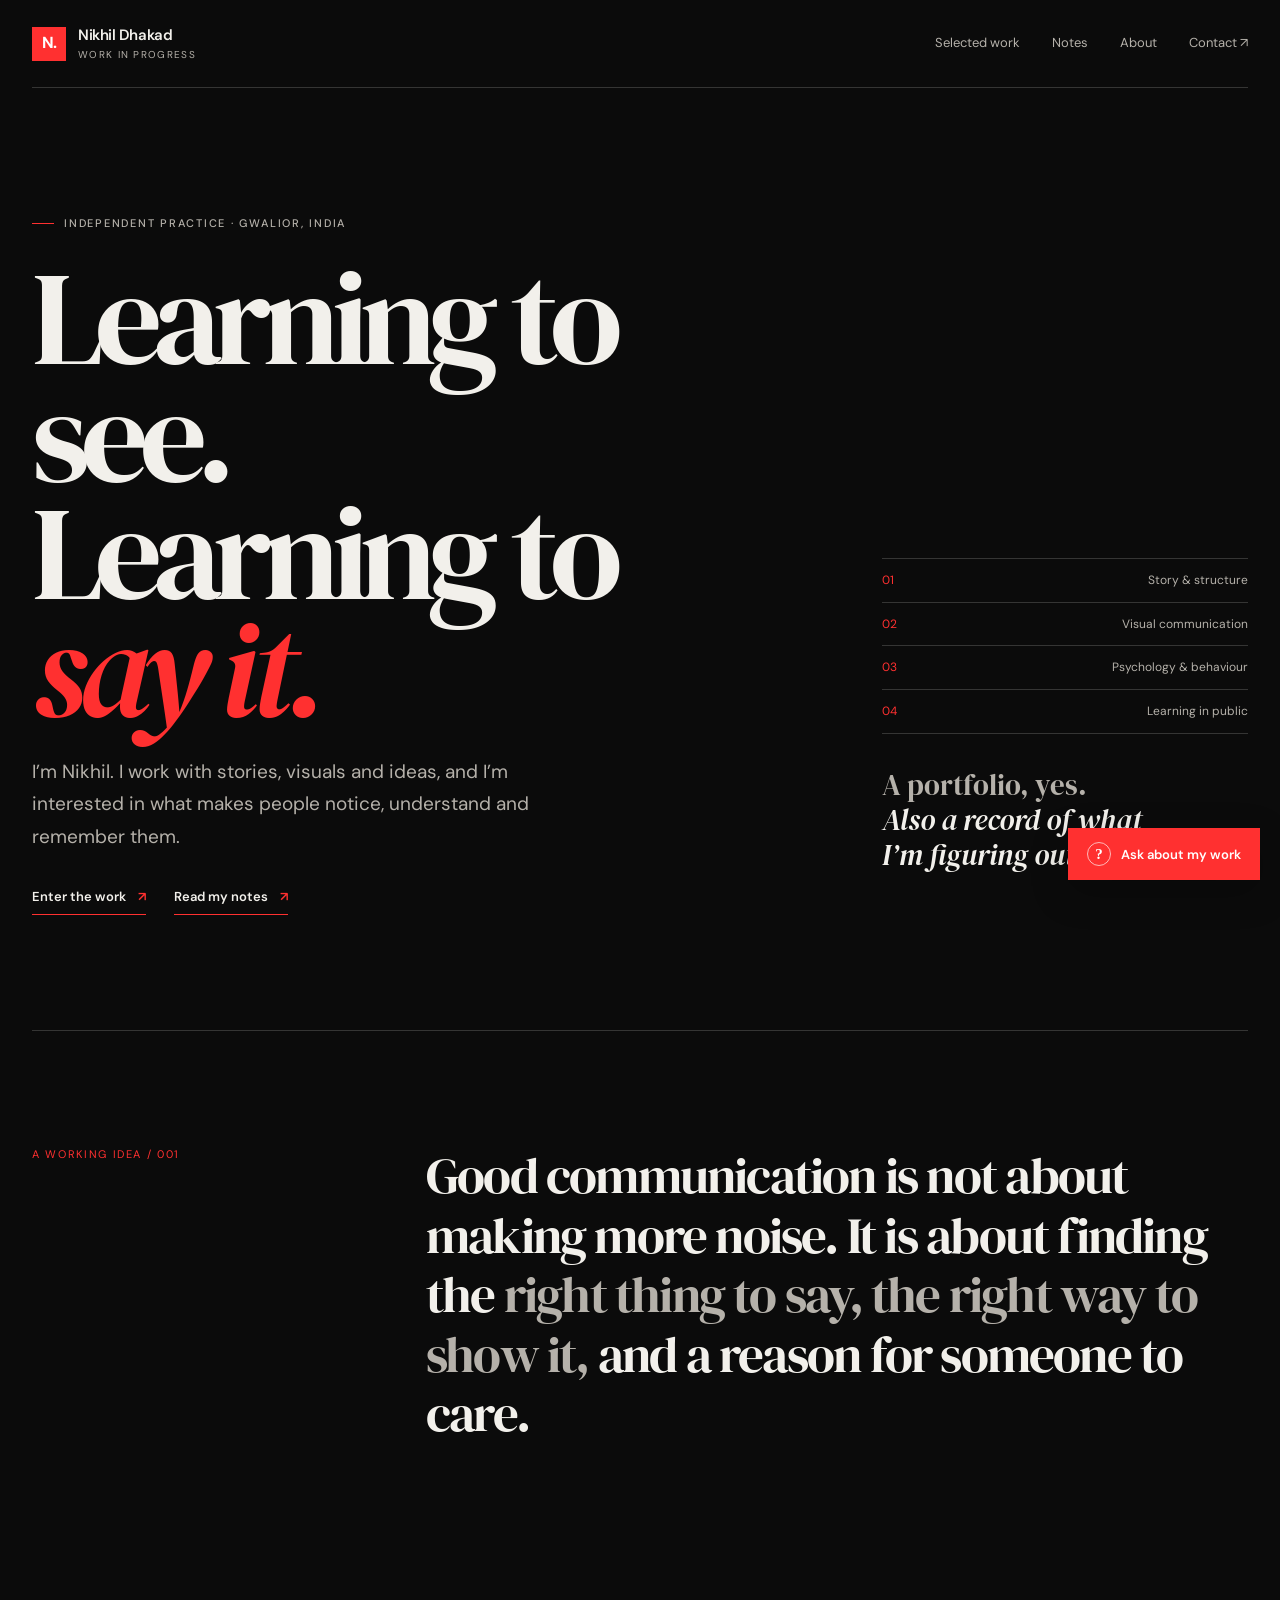
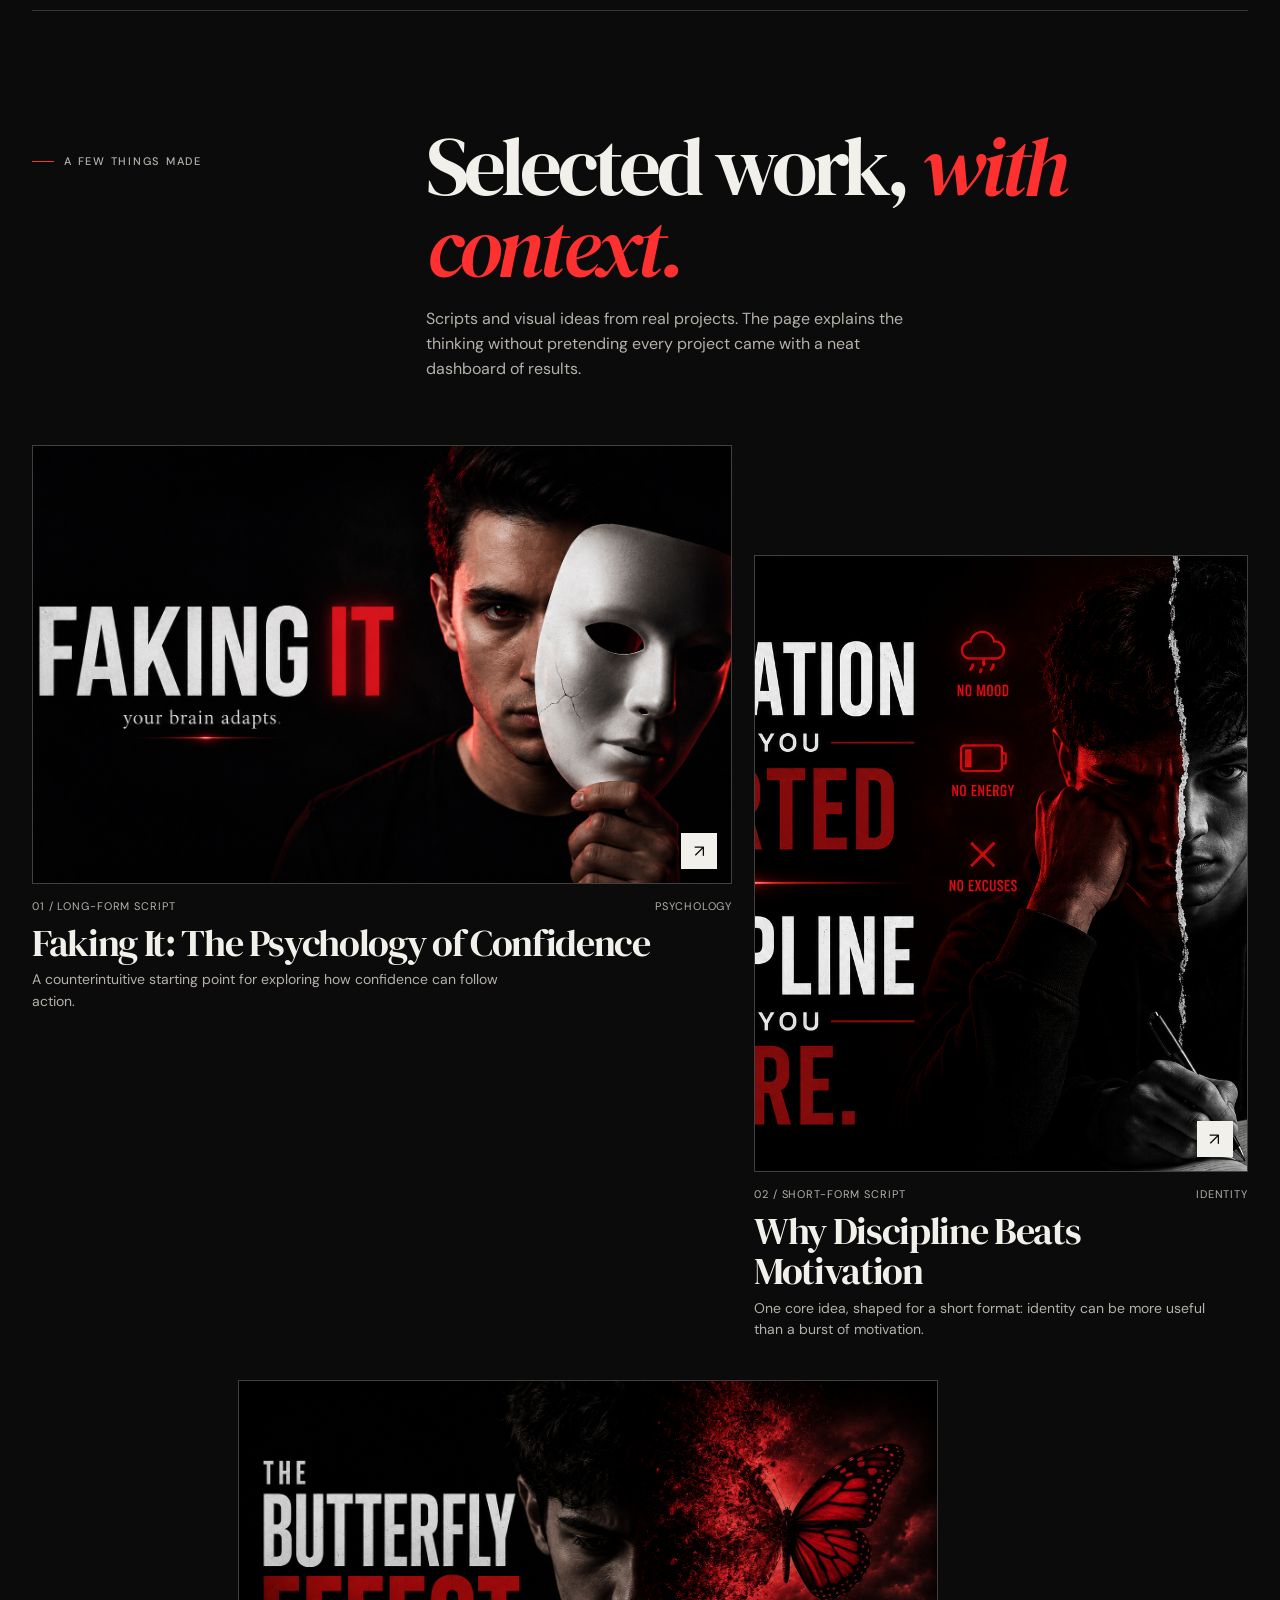
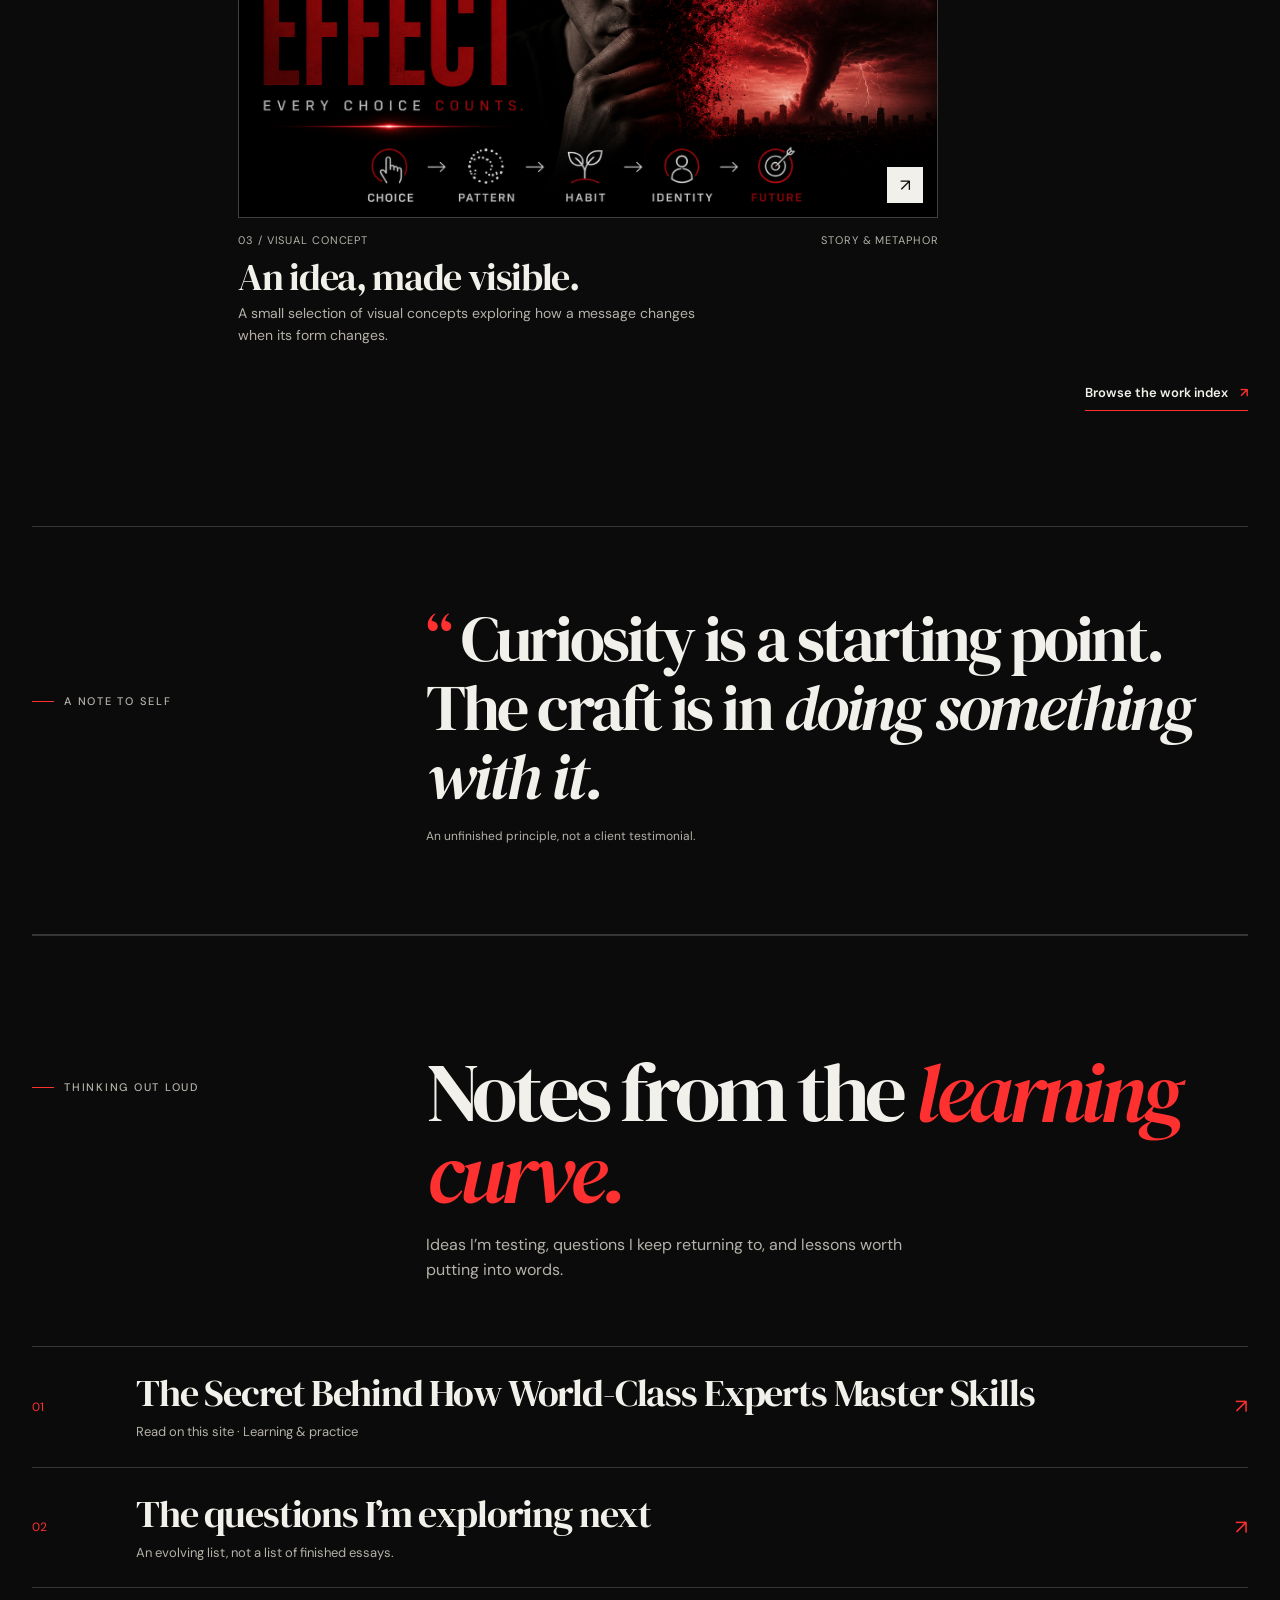
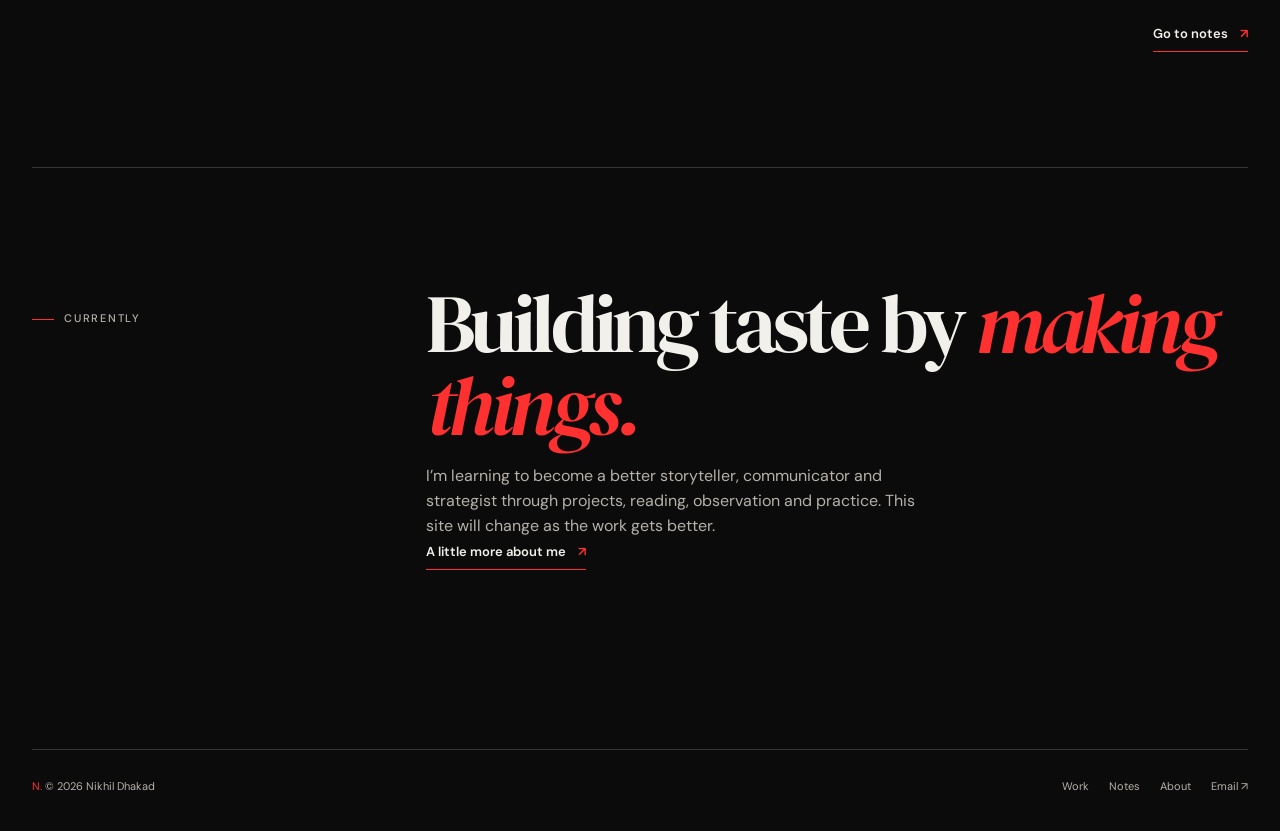
<file: index.html>
<!doctype html>
<html lang="en">
  <head>
    <meta charset="utf-8" />
    <meta name="viewport" content="width=device-width, initial-scale=1" />
    <meta name="theme-color" content="#0b0b0b" />
    <title>Nikhil Dhakad — Work, questions & ideas</title>
    <meta
      name="description"
      content="A personal field notebook for work in storytelling, content, visual communication, psychology, and the ideas in between."
    />
    <link rel="canonical" href="https://nikhild.dpdns.org/" />
    <meta property="og:type" content="website" />
    <meta
      property="og:title"
      content="Nikhil Dhakad — Work, questions & ideas"
    />
    <meta
      property="og:description"
      content="Work, questions and ideas on storytelling, visual communication and human behaviour."
    />
    <meta property="og:url" content="https://nikhild.dpdns.org/" />
    <meta name="twitter:card" content="summary" />
    <link rel="preconnect" href="https://fonts.googleapis.com" />
    <link rel="preconnect" href="https://fonts.gstatic.com" crossorigin />
    <link
      href="https://fonts.googleapis.com/css2?family=DM+Sans:wght@400;500;600;700&family=DM+Serif+Display:ital@0;1&display=swap"
      rel="stylesheet"
    />
    <link rel="stylesheet" href="assets/css/style.css" />
    <script defer src="assets/js/script.js"></script>
    <link rel="stylesheet" href="assets/css/faq-assistant.css" />
  </head>

  <body>
    <a class="skip-link" href="#main">Skip to content</a>
    <header class="site-header">
      <a class="brand" href="index.html" aria-label="Nikhil, home"
        ><span class="brand-mark">N.</span
        ><span class="brand-copy"
          ><strong>Nikhil Dhakad</strong><span>Work in progress</span></span
        ></a
      >
      <button
        class="menu-toggle"
        type="button"
        aria-expanded="false"
        aria-controls="site-nav"
      >
        Menu
      </button>
      <nav class="site-nav" id="site-nav" aria-label="Main navigation">
        <a href="work.html">Selected work</a><a href="notes.html">Notes</a
        ><a href="about.html">About</a><a href="contact.html">Contact ↗</a>
      </nav>
    </header>
    <main id="main">
      <section class="hero wrap">
        <div>
          <p class="kicker">Independent practice · Gwalior, India</p>
          <h1>Learning to see.<br />Learning to <em>say it.</em></h1>
          <p class="hero-intro">
            I’m Nikhil. I work with stories, visuals and ideas, and I’m
            interested in what makes people notice, understand and remember
            them.
          </p>
          <div class="hero-actions">
            <a class="text-link" href="work.html"
              >Enter the work <span>↗</span></a
            ><a class="text-link" href="notes.html"
              >Read my notes <span>↗</span></a
            >
          </div>
        </div>
        <aside class="hero-side" aria-label="Current areas of interest">
          <div class="hero-index">
            <div><span>01</span><span>Story & structure</span></div>
            <div><span>02</span><span>Visual communication</span></div>
            <div><span>03</span><span>Psychology & behaviour</span></div>
            <div><span>04</span><span>Learning in public</span></div>
          </div>
          <p class="side-note">
            A portfolio, yes.<br /><em
              >Also a record of what I’m figuring out.</em
            >
          </p>
        </aside>
      </section>

      <section class="section wrap">
        <div class="thesis">
          <p class="thesis-label">A working idea / 001</p>
          <p class="thesis-copy">
            Good communication is not about making more noise. It is about
            finding the
            <span>right thing to say, the right way to show it,</span> and a
            reason for someone to care.
          </p>
        </div>
      </section>

      <section class="section wrap" aria-labelledby="work-heading">
        <div class="section-heading">
          <p class="kicker">A few things made</p>
          <div>
            <h2 id="work-heading">Selected work, <em>with context.</em></h2>
            <p>
              Scripts and visual ideas from real projects. The page explains the
              thinking without pretending every project came with a neat
              dashboard of results.
            </p>
          </div>
        </div>
        <div class="work-grid">
          <a class="work-item" href="scripts/faking-it.html">
            <div class="work-visual">
              <img
                src="assets/images/thumbnails/confidence-thumbnail.png"
                alt="Thumbnail artwork for Faking It: The Psychology of Confidence"
                loading="lazy"
              />
            </div>
            <div class="work-meta">
              <span>01 / Long-form script</span><span>Psychology</span>
            </div>
            <h3 class="work-title">Faking It: The Psychology of Confidence</h3>
            <p class="work-desc">
              A counterintuitive starting point for exploring how confidence can
              follow action.
            </p>
          </a>
          <a class="work-item" href="work.html#discipline">
            <div class="work-visual">
              <img
                src="assets/images/thumbnails/discipline-vs-motivation.png"
                alt="Thumbnail artwork for Why Discipline Beats Motivation"
                loading="lazy"
              />
            </div>
            <div class="work-meta">
              <span>02 / Short-form script</span><span>Identity</span>
            </div>
            <h3 class="work-title">Why Discipline Beats Motivation</h3>
            <p class="work-desc">
              One core idea, shaped for a short format: identity can be more
              useful than a burst of motivation.
            </p>
          </a>
          <a class="work-item" href="work.html#visuals">
            <div class="work-visual">
              <img
                src="assets/images/thumbnails/butterfly-effect.png"
                alt="Visual concept artwork about the butterfly effect"
                loading="lazy"
              />
            </div>
            <div class="work-meta">
              <span>03 / Visual concept</span><span>Story & metaphor</span>
            </div>
            <h3 class="work-title">An idea, made visible.</h3>
            <p class="work-desc">
              A small selection of visual concepts exploring how a message
              changes when its form changes.
            </p>
          </a>
        </div>
        <div class="section-foot">
          <a class="text-link" href="work.html"
            >Browse the work index <span>↗</span></a
          >
        </div>
      </section>

      <section class="wrap quote-band">
        <p class="kicker">A note to self</p>
        <blockquote>
          Curiosity is a starting point. The craft is in
          <em>doing something with it.</em>
        </blockquote>
        <p class="quote-credit">
          An unfinished principle, not a client testimonial.
        </p>
      </section>

      <section class="section wrap" aria-labelledby="notes-heading">
        <div class="section-heading">
          <p class="kicker">Thinking out loud</p>
          <div>
            <h2 id="notes-heading">Notes from the <em>learning curve.</em></h2>
            <p>
              Ideas I’m testing, questions I keep returning to, and lessons
              worth putting into words.
            </p>
          </div>
        </div>
        <div class="notes-preview">
          <a class="note-row" href="notes/mastering-skills.html">
            <span class="note-number">01</span>
            <div>
              <h3 class="note-title">
                The Secret Behind How World-Class Experts Master Skills
              </h3>
              <p class="note-subtitle">
                Read on this site · Learning & practice
              </p>
            </div>
            <span class="note-arrow">↗</span>
          </a>
          <a class="note-row" href="notes.html"
            ><span class="note-number">02</span>
            <div>
              <h3 class="note-title">The questions I’m exploring next</h3>
              <p class="note-subtitle">
                An evolving list, not a list of finished essays.
              </p>
            </div>
            <span class="note-arrow">↗</span></a
          >
        </div>
        <div class="section-foot">
          <a class="text-link" href="notes.html">Go to notes <span>↗</span></a>
        </div>
      </section>

      <section class="section wrap">
        <div class="section-heading">
          <p class="kicker">Currently</p>
          <div>
            <h2>Building taste by <em>making things.</em></h2>
            <p>
              I’m learning to become a better storyteller, communicator and
              strategist through projects, reading, observation and practice.
              This site will change as the work gets better.
            </p>
            <a class="text-link" href="about.html"
              >A little more about me <span>↗</span></a
            >
          </div>
        </div>
      </section>
    </main>
    <footer class="site-footer">
      <div><span class="footer-mark">N.</span> © 2026 Nikhil Dhakad</div>
      <div class="footer-links">
        <a href="work.html">Work</a><a href="notes.html">Notes</a
        ><a href="about.html">About</a
        ><a href="mailto:nikhildhakad514@gmail.com">Email ↗</a>
      </div>
    </footer>

    <div class="faq-assistant" data-faq-assistant>
      <section
        class="faq-panel"
        id="portfolio-faq-panel"
        role="region"
        aria-labelledby="portfolio-faq-title"
        hidden
      >
        <header class="faq-panel-header">
          <div>
            <p class="faq-panel-kicker">A small guide</p>
            <h2 class="faq-panel-title" id="portfolio-faq-title">
              Ask about my work.
            </h2>
            <p class="faq-panel-subtitle">
              Choose a question to explore this portfolio.
            </p>
          </div>
          <button
            class="faq-close"
            type="button"
            aria-label="Close FAQ assistant"
          >
            ×
          </button>
        </header>
        <div class="faq-panel-body">
          <p class="faq-list-label">Frequently asked</p>
          <div class="faq-questions">
            <button
              class="faq-question"
              type="button"
              aria-expanded="false"
              aria-controls="faq-answer-services"
            >
              What do you do?
            </button>
            <div class="faq-answer" id="faq-answer-services" hidden>
              <p>
                I work across graphic design, content writing, scriptwriting and
                content strategy. I can also help with video shooting; video
                editing is not currently part of my offer.
              </p>
              <p><a href="about.html">More about me ↗</a></p>
            </div>
            <button
              class="faq-question"
              type="button"
              aria-expanded="false"
              aria-controls="faq-answer-work"
            >
              Where can I see your work?
            </button>
            <div class="faq-answer" id="faq-answer-work" hidden>
              <p>
                The work index brings together selected scripts and visual
                concepts, with context about the idea and approach behind each
                piece.
              </p>
              <p><a href="work.html">Explore selected work ↗</a></p>
            </div>
            <button
              class="faq-question"
              type="button"
              aria-expanded="false"
              aria-controls="faq-answer-strategy"
            >
              How do you approach content strategy?
            </button>
            <div class="faq-answer" id="faq-answer-strategy" hidden>
              <p>
                I start by understanding the audience, the message and what the
                content needs to accomplish, then shape the idea and format
                around that purpose. I’m developing this practice through real
                projects, research and deliberate learning.
              </p>
            </div>
            <button
              class="faq-question"
              type="button"
              aria-expanded="false"
              aria-controls="faq-answer-hire"
            >
              Can I work with you?
            </button>
            <div class="faq-answer" id="faq-answer-hire" hidden>
              <p>
                Send a short brief with the project, deliverables and timeline.
                I’ll review the details and get back to you.
              </p>
              <p>
                <a href="contact.html">Contact details ↗</a> ·
                <a
                  href="mailto:nikhildhakad514@gmail.com?subject=Project%20enquiry"
                  >Email me ↗</a
                >
              </p>
            </div>
            <button
              class="faq-question"
              type="button"
              aria-expanded="false"
              aria-controls="faq-answer-notes"
            >
              Where can I read your ideas?
            </button>
            <div class="faq-answer" id="faq-answer-notes" hidden>
              <p>
                The Notes page links to published writing and lists questions
                I’m exploring. Topics marked as questions are not presented as
                finished essays.
              </p>
              <p><a href="notes.html">Read the notes ↗</a></p>
            </div>
          </div>
        </div>
        <footer class="faq-panel-footer">
          This is a fixed FAQ, not an AI chatbot.
          <a href="mailto:nikhildhakad514@gmail.com"
            >Still curious? Send a note ↗</a
          >
        </footer>
      </section>
      <button
        class="faq-launcher"
        type="button"
        aria-expanded="false"
        aria-controls="portfolio-faq-panel"
        aria-label="Open portfolio FAQ assistant"
      >
        <span class="faq-launcher-mark" aria-hidden="true">?</span
        ><span>Ask about my work</span>
      </button>
    </div>
    <script defer src="assets/js/faq-assistant.js"></script>
  </body>
</html>
</file>
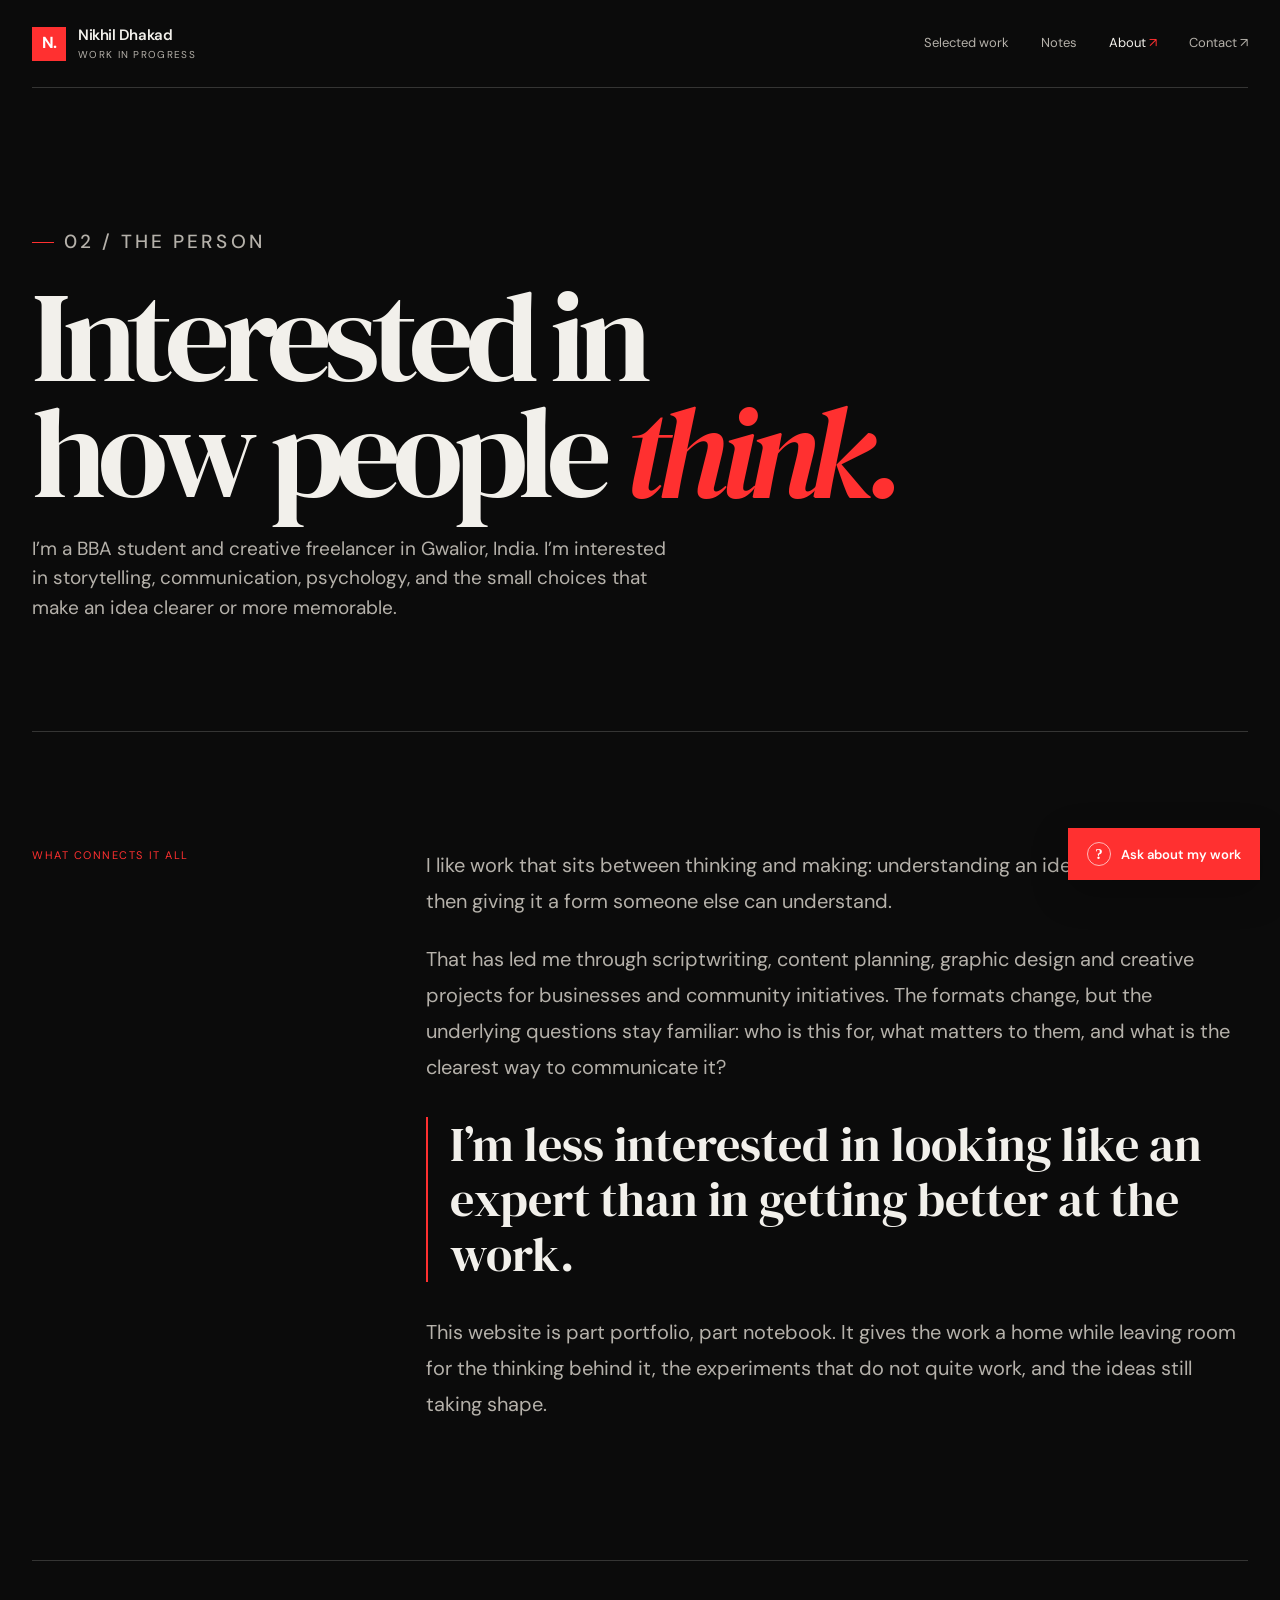
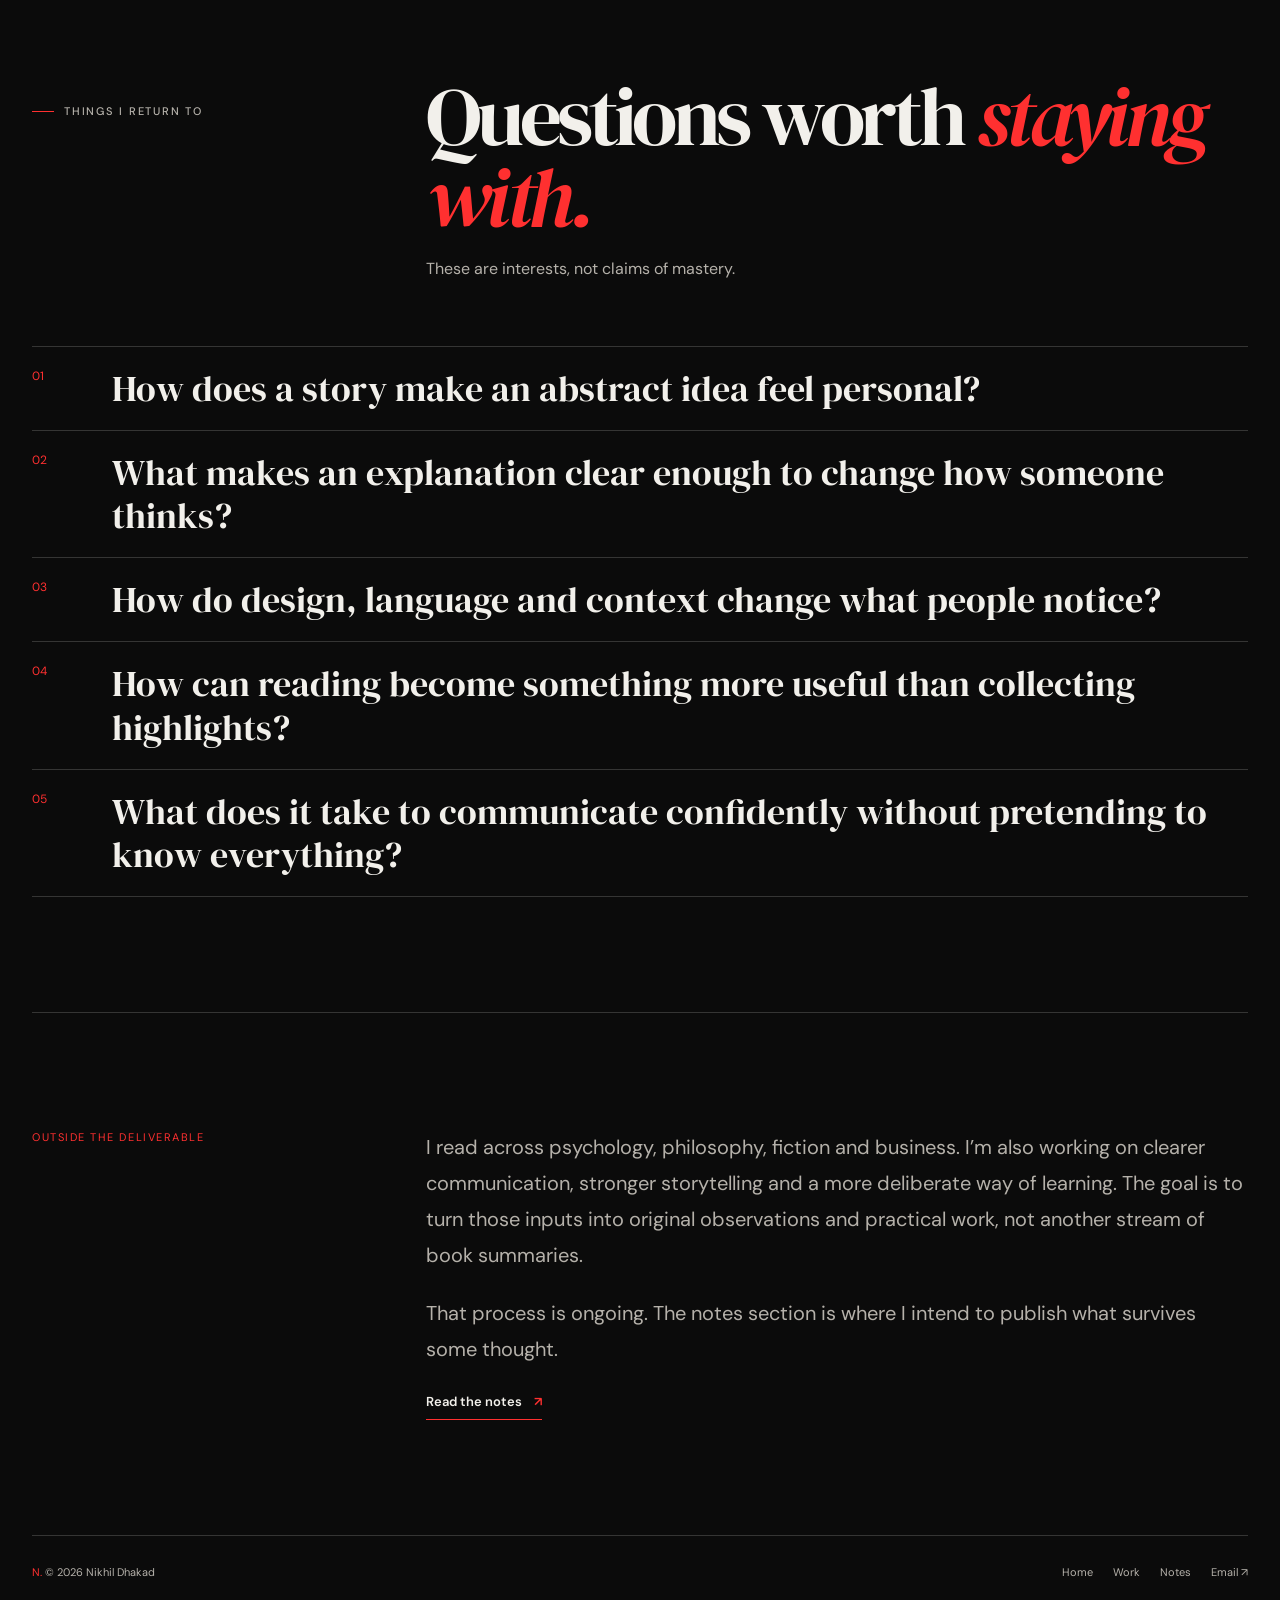
<file: about.html>
<!doctype html>
<html lang="en">
<head>
<meta charset="utf-8"><meta name="viewport" content="width=device-width, initial-scale=1"><meta name="theme-color" content="#0b0b0b">
<title>About — Nikhil Dhakad</title><meta name="description" content="A little about Nikhil Dhakad, his interests in communication, storytelling, psychology, and learning through making.">
<link rel="canonical" href="https://nikhild.dpdns.org/about.html"><meta property="og:type" content="website"><meta property="og:title" content="About — Nikhil Dhakad"><meta property="og:description" content="A little about the person behind the work."><meta property="og:url" content="https://nikhild.dpdns.org/about.html"><meta name="twitter:card" content="summary">
<link rel="preconnect" href="https://fonts.googleapis.com"><link rel="preconnect" href="https://fonts.gstatic.com" crossorigin><link href="https://fonts.googleapis.com/css2?family=DM+Sans:wght@400;500;600;700&family=DM+Serif+Display:ital@0;1&display=swap" rel="stylesheet"><link rel="stylesheet" href="assets/css/style.css"><script defer src="assets/js/script.js"></script>
  <link rel="stylesheet" href="assets/css/faq-assistant.css">
</head>
<body><a class="skip-link" href="#main">Skip to content</a><header class="site-header"><a class="brand" href="index.html" aria-label="Nikhil, home"><span class="brand-mark">N.</span><span class="brand-copy"><strong>Nikhil Dhakad</strong><span>Work in progress</span></span></a><button class="menu-toggle" type="button" aria-expanded="false" aria-controls="site-nav">Menu</button><nav class="site-nav" id="site-nav" aria-label="Main navigation"><a href="work.html">Selected work</a><a href="notes.html">Notes</a><a href="about.html">About</a><a href="contact.html">Contact ↗</a></nav></header>
<main id="main">
<header class="page-intro wrap"><p class="kicker">02 / The person</p><h1>Interested in<br>how people <em>think.</em></h1><p>I’m a BBA student and creative freelancer in Gwalior, India. I’m interested in storytelling, communication, psychology, and the small choices that make an idea clearer or more memorable.</p></header>
<section class="section wrap"><div class="editorial-copy"><p class="copy-label">What connects it all</p><div class="copy-body"><p>I like work that sits between thinking and making: understanding an idea, finding its shape, then giving it a form someone else can understand.</p><p>That has led me through scriptwriting, content planning, graphic design and creative projects for businesses and community initiatives. The formats change, but the underlying questions stay familiar: who is this for, what matters to them, and what is the clearest way to communicate it?</p><div class="pull-line">I’m less interested in looking like an expert than in getting better at the work.</div><p>This website is part portfolio, part notebook. It gives the work a home while leaving room for the thinking behind it, the experiments that do not quite work, and the ideas still taking shape.</p></div></div></section>
<section class="section wrap"><div class="section-heading"><p class="kicker">Things I return to</p><div><h2>Questions worth <em>staying with.</em></h2><p>These are interests, not claims of mastery.</p></div></div><div class="question-list"><div class="question"><span>01</span><p>How does a story make an abstract idea feel personal?</p></div><div class="question"><span>02</span><p>What makes an explanation clear enough to change how someone thinks?</p></div><div class="question"><span>03</span><p>How do design, language and context change what people notice?</p></div><div class="question"><span>04</span><p>How can reading become something more useful than collecting highlights?</p></div><div class="question"><span>05</span><p>What does it take to communicate confidently without pretending to know everything?</p></div></div></section>
<section class="section wrap"><div class="editorial-copy"><p class="copy-label">Outside the deliverable</p><div class="copy-body"><p>I read across psychology, philosophy, fiction and business. I’m also working on clearer communication, stronger storytelling and a more deliberate way of learning. The goal is to turn those inputs into original observations and practical work, not another stream of book summaries.</p><p>That process is ongoing. The notes section is where I intend to publish what survives some thought.</p><a class="text-link" href="notes.html">Read the notes <span>↗</span></a></div></div></section>
</main><footer class="site-footer"><div><span class="footer-mark">N.</span> © 2026 Nikhil Dhakad</div><div class="footer-links"><a href="index.html">Home</a><a href="work.html">Work</a><a href="notes.html">Notes</a><a href="mailto:nikhildhakad514@gmail.com">Email ↗</a></div></footer>
<div class="faq-assistant" data-faq-assistant>
  <section class="faq-panel" id="portfolio-faq-panel" role="region" aria-labelledby="portfolio-faq-title" hidden>
    <header class="faq-panel-header">
      <div>
        <p class="faq-panel-kicker">A small guide</p>
        <h2 class="faq-panel-title" id="portfolio-faq-title">Ask about my work.</h2>
        <p class="faq-panel-subtitle">Choose a question to explore this portfolio.</p>
      </div>
      <button class="faq-close" type="button" aria-label="Close FAQ assistant">×</button>
    </header>
    <div class="faq-panel-body">
      <p class="faq-list-label">Frequently asked</p>
      <div class="faq-questions">
        <button class="faq-question" type="button" aria-expanded="false" aria-controls="faq-answer-services">What do you do?</button>
        <div class="faq-answer" id="faq-answer-services" hidden><p>I work across graphic design, content writing, scriptwriting and content strategy. I can also help with video shooting; video editing is not currently part of my offer.</p><p><a href="about.html">More about me ↗</a></p></div>
        <button class="faq-question" type="button" aria-expanded="false" aria-controls="faq-answer-work">Where can I see your work?</button>
        <div class="faq-answer" id="faq-answer-work" hidden><p>The work index brings together selected scripts and visual concepts, with context about the idea and approach behind each piece.</p><p><a href="work.html">Explore selected work ↗</a></p></div>
        <button class="faq-question" type="button" aria-expanded="false" aria-controls="faq-answer-strategy">How do you approach content strategy?</button>
        <div class="faq-answer" id="faq-answer-strategy" hidden><p>I start by understanding the audience, the message and what the content needs to accomplish, then shape the idea and format around that purpose. I’m developing this practice through real projects, research and deliberate learning.</p></div>
        <button class="faq-question" type="button" aria-expanded="false" aria-controls="faq-answer-hire">Can I work with you?</button>
        <div class="faq-answer" id="faq-answer-hire" hidden><p>Send a short brief with the project, deliverables and timeline. I’ll review the details and get back to you.</p><p><a href="contact.html">Contact details ↗</a> · <a href="mailto:nikhildhakad514@gmail.com?subject=Project%20enquiry">Email me ↗</a></p></div>
        <button class="faq-question" type="button" aria-expanded="false" aria-controls="faq-answer-notes">Where can I read your ideas?</button>
        <div class="faq-answer" id="faq-answer-notes" hidden><p>The Notes page links to published writing and lists questions I’m exploring. Topics marked as questions are not presented as finished essays.</p><p><a href="notes.html">Read the notes ↗</a></p></div>
      </div>
    </div>
    <footer class="faq-panel-footer">This is a fixed FAQ, not an AI chatbot. <a href="mailto:nikhildhakad514@gmail.com">Still curious? Send a note ↗</a></footer>
  </section>
  <button class="faq-launcher" type="button" aria-expanded="false" aria-controls="portfolio-faq-panel" aria-label="Open portfolio FAQ assistant"><span class="faq-launcher-mark" aria-hidden="true">?</span><span>Ask about my work</span></button>
</div>
<script defer src="assets/js/faq-assistant.js"></script>
</body></html>
</file>
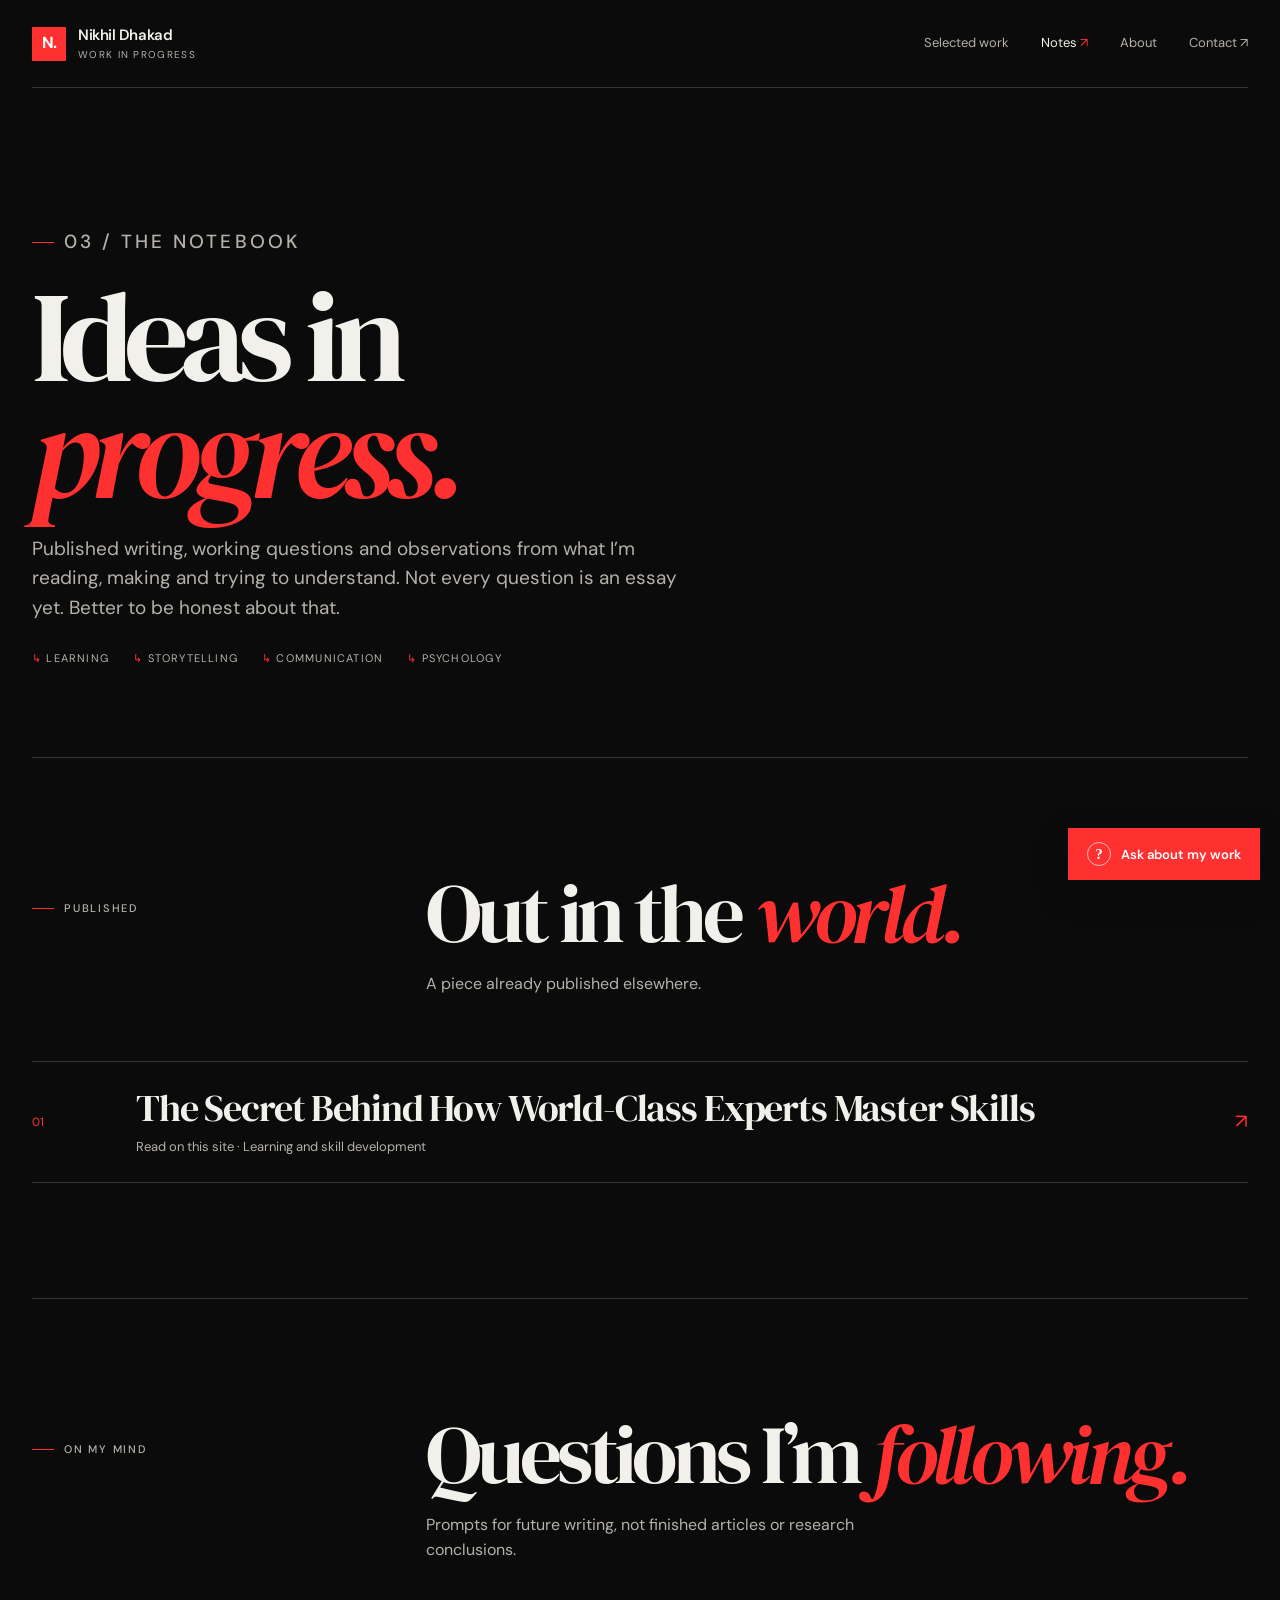
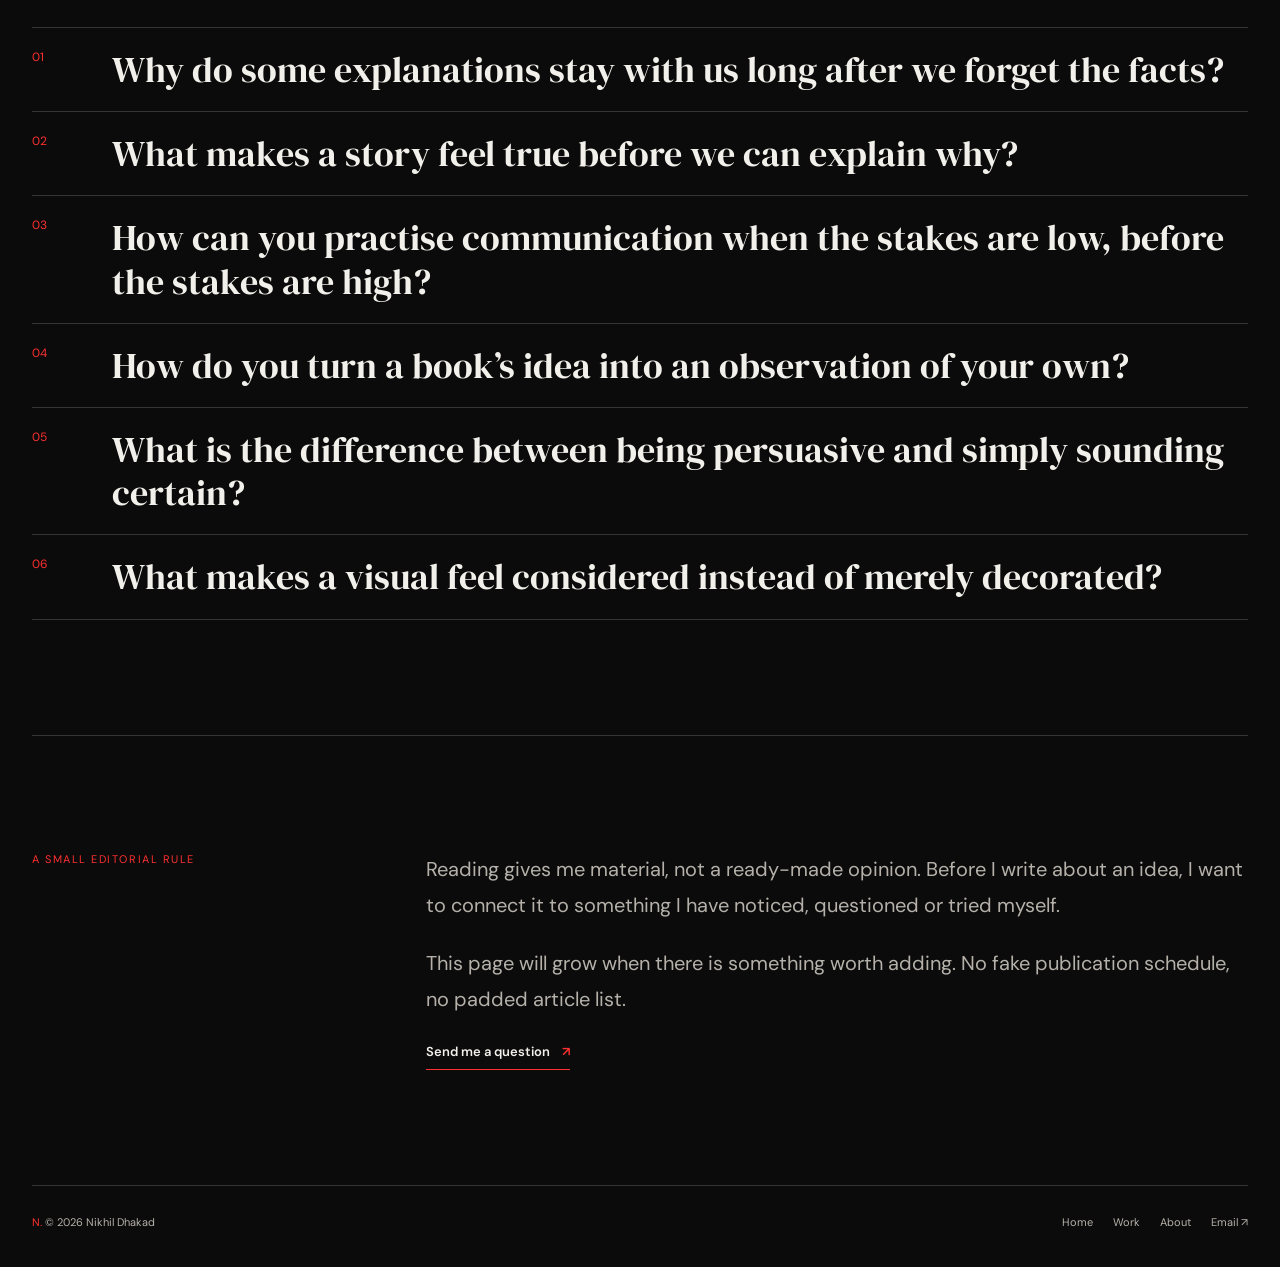
<file: blog.html>
<!doctype html>
<html lang="en">
<head><meta charset="utf-8"><meta name="viewport" content="width=device-width, initial-scale=1"><meta http-equiv="refresh" content="0; url=notes.html"><link rel="canonical" href="https://nikhild.dpdns.org/notes.html"><title>Notes & ideas — Nikhil Dhakad</title></head>
<body><p>The writing section has moved to <a href="notes.html">Notes &amp; ideas</a>.</p></body>
</html>
</file>
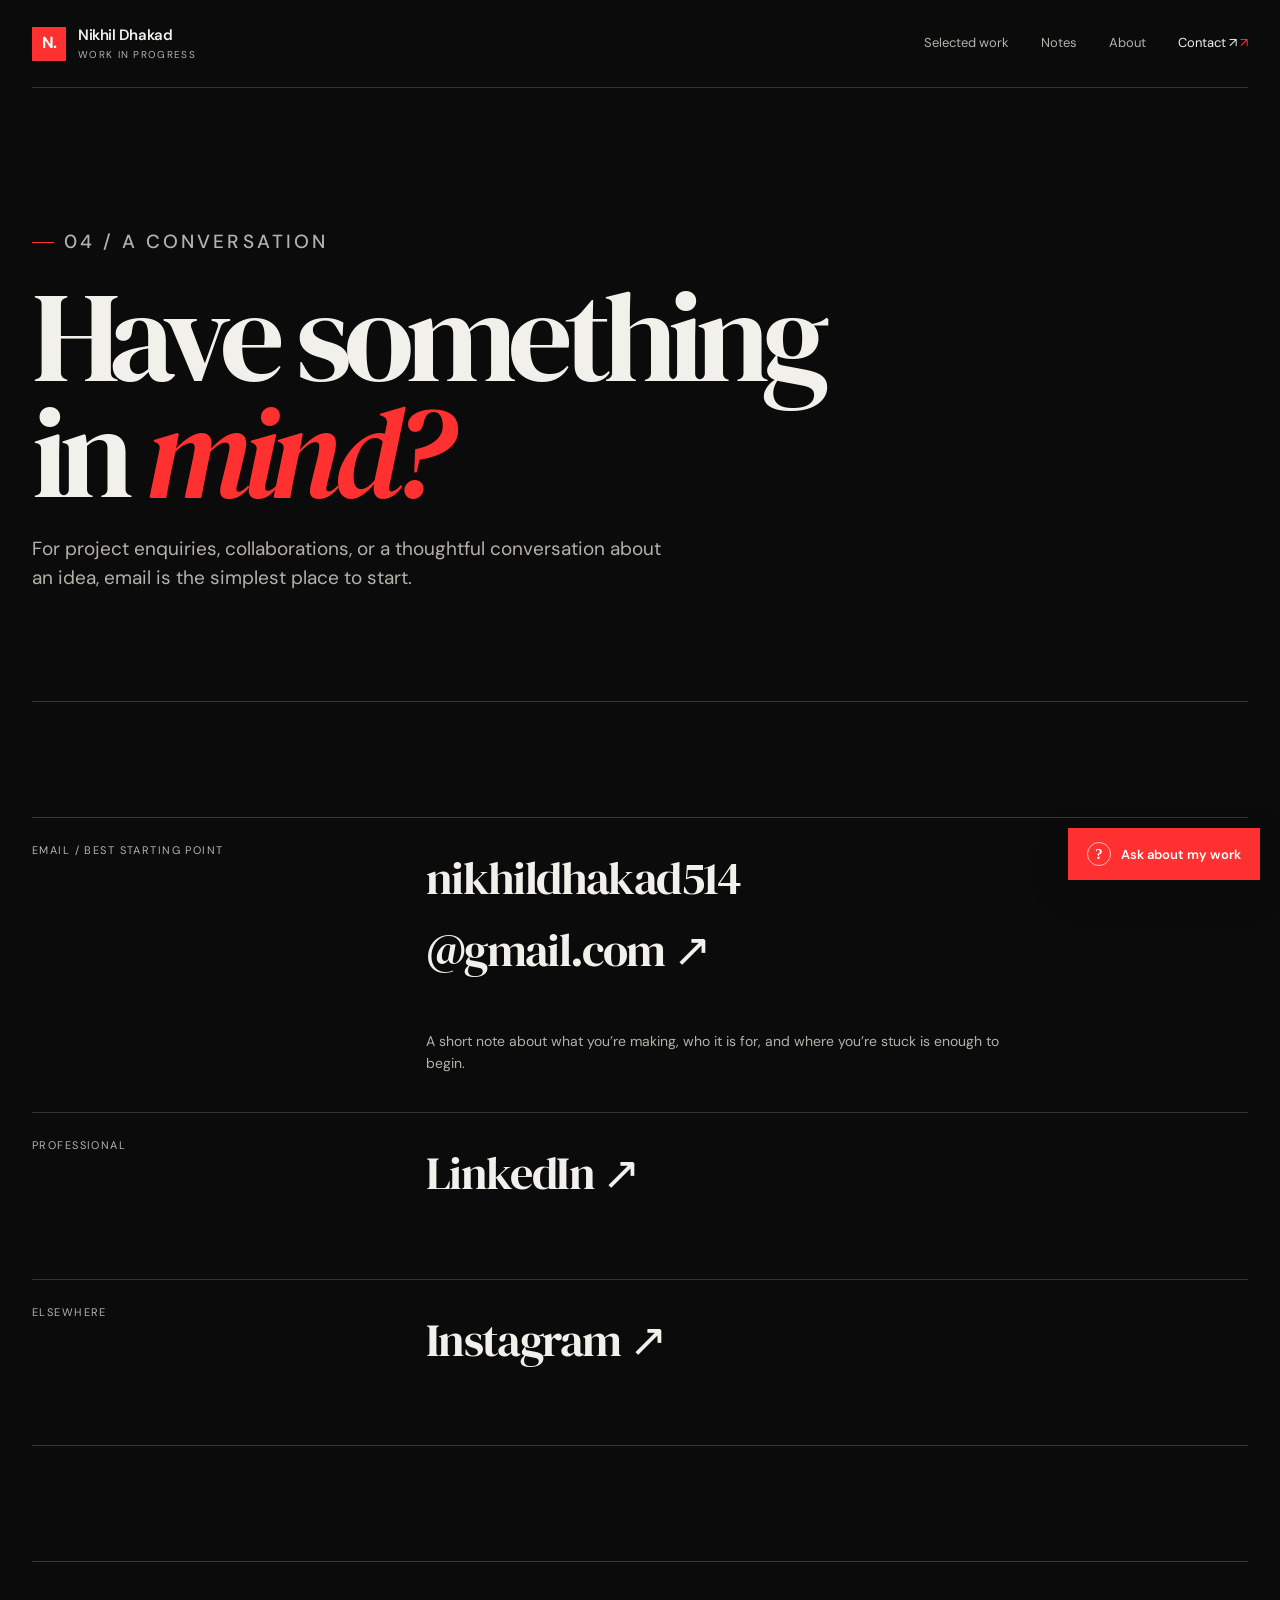
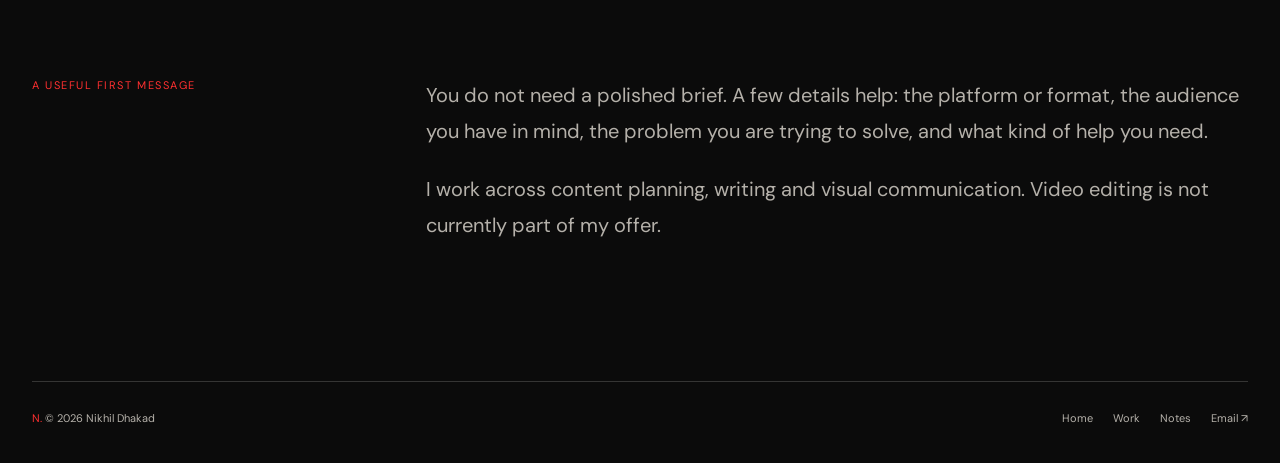
<file: contact.html>
<!doctype html>
<html lang="en">
<head>
<meta charset="utf-8"><meta name="viewport" content="width=device-width, initial-scale=1"><meta name="theme-color" content="#0b0b0b">
<title>Contact — Nikhil Dhakad</title><meta name="description" content="Contact Nikhil Dhakad about content, writing, visual communication or creative collaboration.">
<link rel="canonical" href="https://nikhild.dpdns.org/contact.html"><meta property="og:type" content="website"><meta property="og:title" content="Contact — Nikhil Dhakad"><meta property="og:description" content="A direct line for projects and creative conversations."><meta property="og:url" content="https://nikhild.dpdns.org/contact.html"><meta name="twitter:card" content="summary">
<link rel="preconnect" href="https://fonts.googleapis.com"><link rel="preconnect" href="https://fonts.gstatic.com" crossorigin><link href="https://fonts.googleapis.com/css2?family=DM+Sans:wght@400;500;600;700&family=DM+Serif+Display:ital@0;1&display=swap" rel="stylesheet"><link rel="stylesheet" href="assets/css/style.css"><script defer src="assets/js/script.js"></script>
  <link rel="stylesheet" href="assets/css/faq-assistant.css">
</head>
<body><a class="skip-link" href="#main">Skip to content</a><header class="site-header"><a class="brand" href="index.html" aria-label="Nikhil, home"><span class="brand-mark">N.</span><span class="brand-copy"><strong>Nikhil Dhakad</strong><span>Work in progress</span></span></a><button class="menu-toggle" type="button" aria-expanded="false" aria-controls="site-nav">Menu</button><nav class="site-nav" id="site-nav" aria-label="Main navigation"><a href="work.html">Selected work</a><a href="notes.html">Notes</a><a href="about.html">About</a><a href="contact.html">Contact ↗</a></nav></header>
<main id="main">
<header class="page-intro wrap"><p class="kicker">04 / A conversation</p><h1>Have something<br>in <em>mind?</em></h1><p>For project enquiries, collaborations, or a thoughtful conversation about an idea, email is the simplest place to start.</p></header>
<section class="section wrap"><div class="contact-row"><p class="contact-label">Email / best starting point</p><div><p class="contact-value"><a href="mailto:nikhildhakad514@gmail.com">nikhildhakad514<br>@gmail.com ↗</a></p><p class="contact-note">A short note about what you’re making, who it is for, and where you’re stuck is enough to begin.</p></div></div><div class="contact-row"><p class="contact-label">Professional</p><p class="contact-value"><a href="https://www.linkedin.com/in/nikhil-dhakad-a8439630b/" target="_blank" rel="noopener noreferrer">LinkedIn ↗</a></p></div><div class="contact-row"><p class="contact-label">Elsewhere</p><p class="contact-value"><a href="https://www.instagram.com/nikhilll.d/" target="_blank" rel="noopener noreferrer">Instagram ↗</a></p></div></section>
<section class="section wrap"><div class="editorial-copy"><p class="copy-label">A useful first message</p><div class="copy-body"><p>You do not need a polished brief. A few details help: the platform or format, the audience you have in mind, the problem you are trying to solve, and what kind of help you need.</p><p>I work across content planning, writing and visual communication. Video editing is not currently part of my offer.</p></div></div></section>
</main><footer class="site-footer"><div><span class="footer-mark">N.</span> © 2026 Nikhil Dhakad</div><div class="footer-links"><a href="index.html">Home</a><a href="work.html">Work</a><a href="notes.html">Notes</a><a href="mailto:nikhildhakad514@gmail.com">Email ↗</a></div></footer>
<div class="faq-assistant" data-faq-assistant>
  <section class="faq-panel" id="portfolio-faq-panel" role="region" aria-labelledby="portfolio-faq-title" hidden>
    <header class="faq-panel-header">
      <div>
        <p class="faq-panel-kicker">A small guide</p>
        <h2 class="faq-panel-title" id="portfolio-faq-title">Ask about my work.</h2>
        <p class="faq-panel-subtitle">Choose a question to explore this portfolio.</p>
      </div>
      <button class="faq-close" type="button" aria-label="Close FAQ assistant">×</button>
    </header>
    <div class="faq-panel-body">
      <p class="faq-list-label">Frequently asked</p>
      <div class="faq-questions">
        <button class="faq-question" type="button" aria-expanded="false" aria-controls="faq-answer-services">What do you do?</button>
        <div class="faq-answer" id="faq-answer-services" hidden><p>I work across graphic design, content writing, scriptwriting and content strategy. I can also help with video shooting; video editing is not currently part of my offer.</p><p><a href="about.html">More about me ↗</a></p></div>
        <button class="faq-question" type="button" aria-expanded="false" aria-controls="faq-answer-work">Where can I see your work?</button>
        <div class="faq-answer" id="faq-answer-work" hidden><p>The work index brings together selected scripts and visual concepts, with context about the idea and approach behind each piece.</p><p><a href="work.html">Explore selected work ↗</a></p></div>
        <button class="faq-question" type="button" aria-expanded="false" aria-controls="faq-answer-strategy">How do you approach content strategy?</button>
        <div class="faq-answer" id="faq-answer-strategy" hidden><p>I start by understanding the audience, the message and what the content needs to accomplish, then shape the idea and format around that purpose. I’m developing this practice through real projects, research and deliberate learning.</p></div>
        <button class="faq-question" type="button" aria-expanded="false" aria-controls="faq-answer-hire">Can I work with you?</button>
        <div class="faq-answer" id="faq-answer-hire" hidden><p>Send a short brief with the project, deliverables and timeline. I’ll review the details and get back to you.</p><p><a href="contact.html">Contact details ↗</a> · <a href="mailto:nikhildhakad514@gmail.com?subject=Project%20enquiry">Email me ↗</a></p></div>
        <button class="faq-question" type="button" aria-expanded="false" aria-controls="faq-answer-notes">Where can I read your ideas?</button>
        <div class="faq-answer" id="faq-answer-notes" hidden><p>The Notes page links to published writing and lists questions I’m exploring. Topics marked as questions are not presented as finished essays.</p><p><a href="notes.html">Read the notes ↗</a></p></div>
      </div>
    </div>
    <footer class="faq-panel-footer">This is a fixed FAQ, not an AI chatbot. <a href="mailto:nikhildhakad514@gmail.com">Still curious? Send a note ↗</a></footer>
  </section>
  <button class="faq-launcher" type="button" aria-expanded="false" aria-controls="portfolio-faq-panel" aria-label="Open portfolio FAQ assistant"><span class="faq-launcher-mark" aria-hidden="true">?</span><span>Ask about my work</span></button>
</div>
<script defer src="assets/js/faq-assistant.js"></script>
</body></html>
</file>
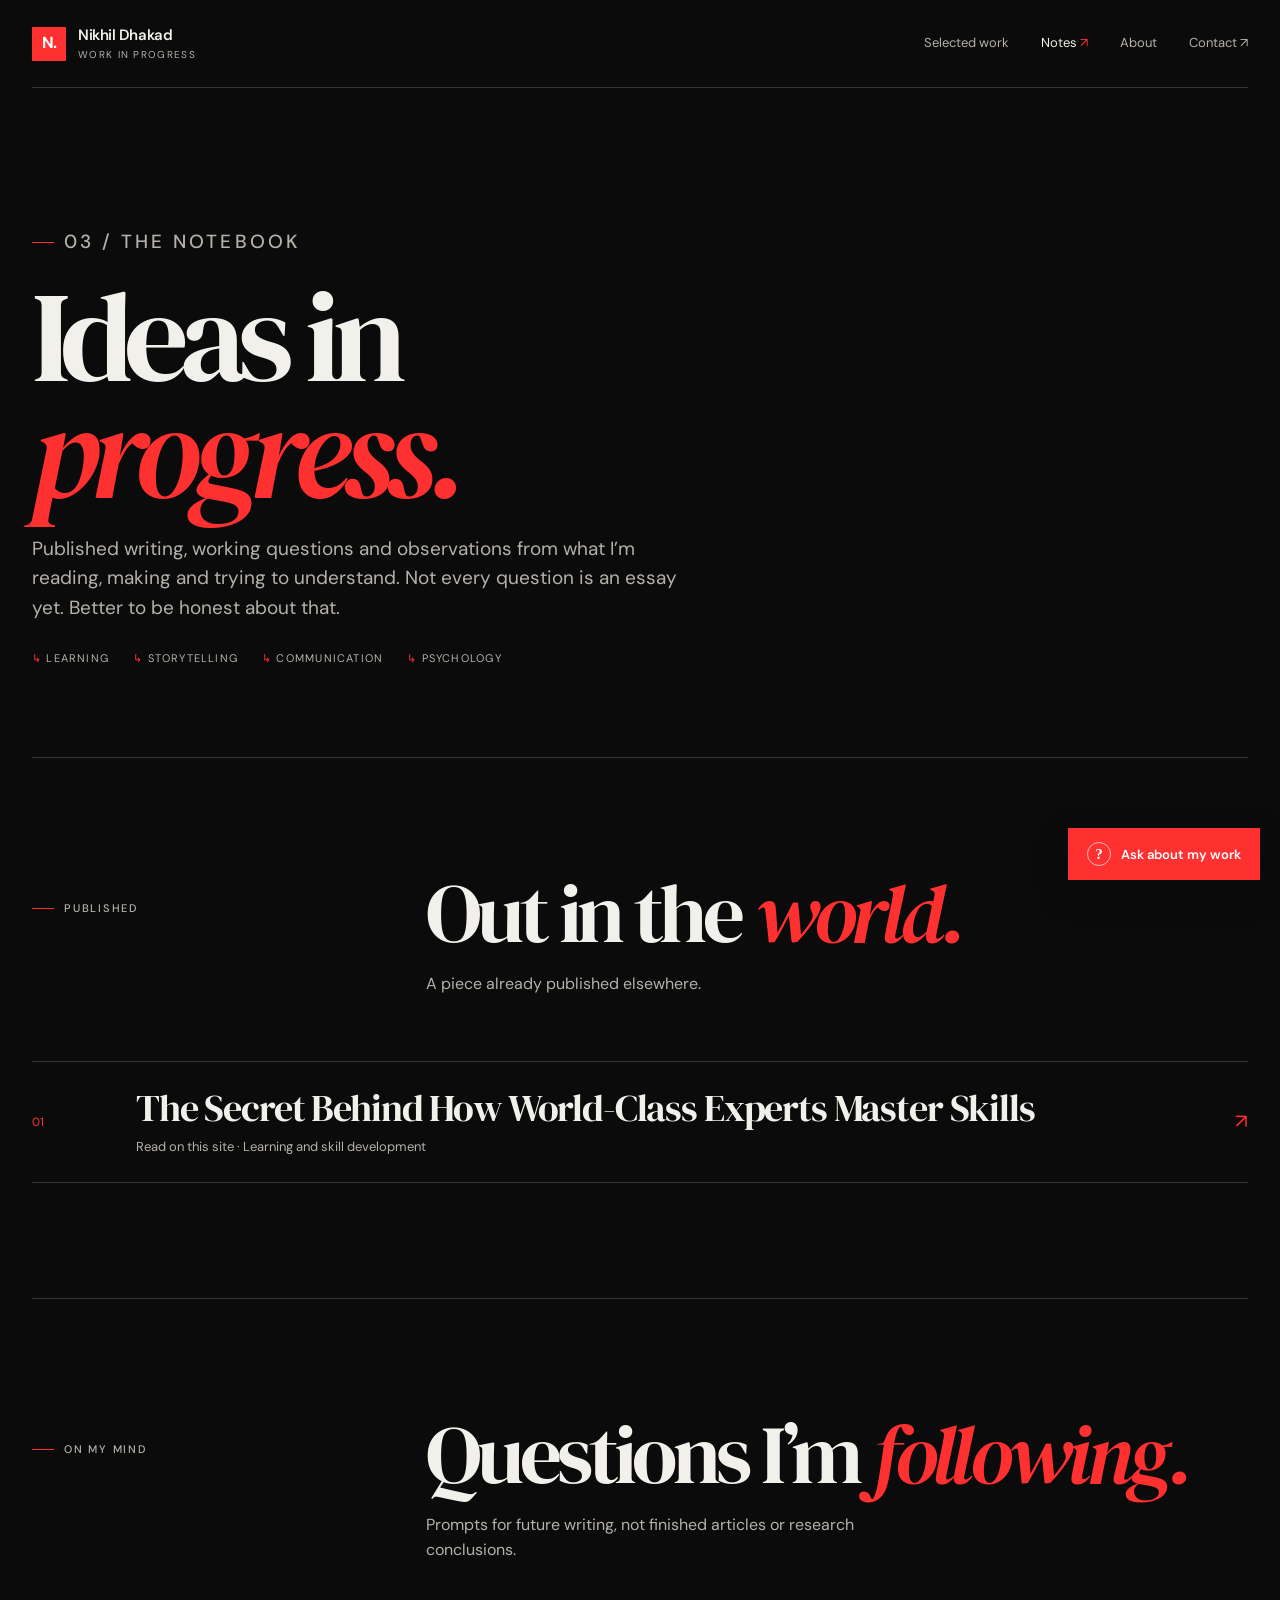
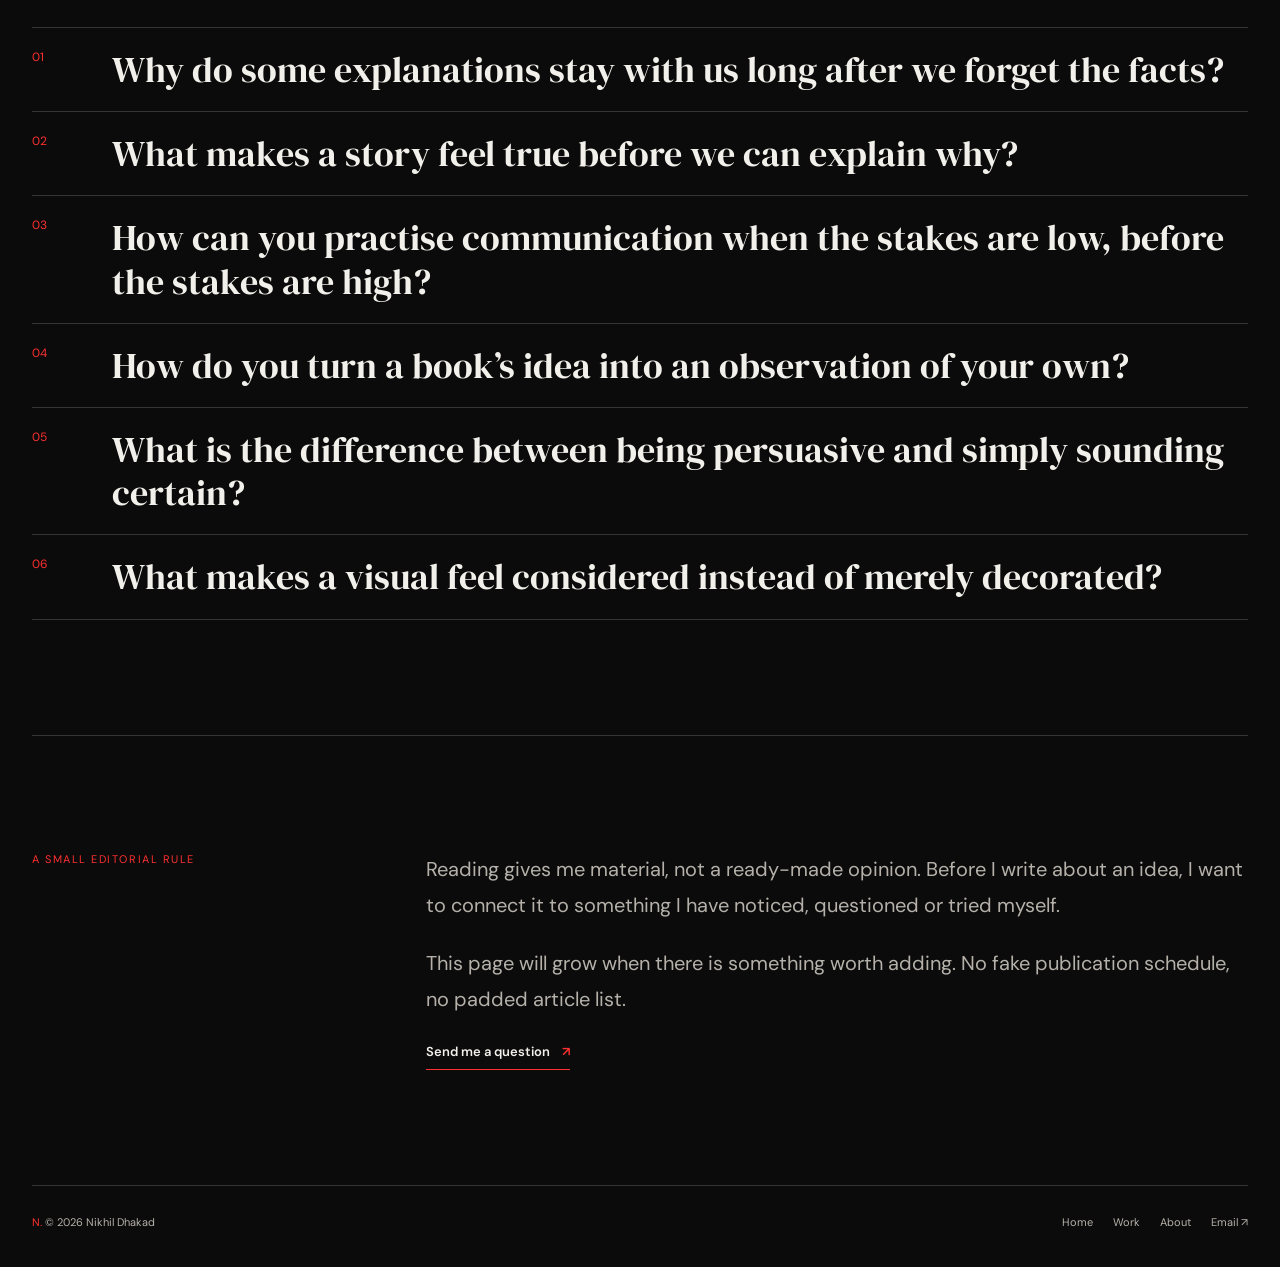
<file: notes.html>
<!doctype html>
<html lang="en">
<head>
<meta charset="utf-8"><meta name="viewport" content="width=device-width, initial-scale=1"><meta name="theme-color" content="#0b0b0b">
<title>Notes & ideas — Nikhil Dhakad</title><meta name="description" content="Published writing and an evolving list of questions on learning, storytelling, communication and human behaviour.">
<link rel="canonical" href="https://nikhild.dpdns.org/notes.html"><meta property="og:type" content="website"><meta property="og:title" content="Notes & ideas — Nikhil Dhakad"><meta property="og:description" content="Published writing and questions in progress."><meta property="og:url" content="https://nikhild.dpdns.org/notes.html"><meta name="twitter:card" content="summary">
<link rel="preconnect" href="https://fonts.googleapis.com"><link rel="preconnect" href="https://fonts.gstatic.com" crossorigin><link href="https://fonts.googleapis.com/css2?family=DM+Sans:wght@400;500;600;700&family=DM+Serif+Display:ital@0;1&display=swap" rel="stylesheet"><link rel="stylesheet" href="assets/css/style.css"><script defer src="assets/js/script.js"></script>
  <link rel="stylesheet" href="assets/css/faq-assistant.css">
</head>
<body><a class="skip-link" href="#main">Skip to content</a><header class="site-header"><a class="brand" href="index.html" aria-label="Nikhil, home"><span class="brand-mark">N.</span><span class="brand-copy"><strong>Nikhil Dhakad</strong><span>Work in progress</span></span></a><button class="menu-toggle" type="button" aria-expanded="false" aria-controls="site-nav">Menu</button><nav class="site-nav" id="site-nav" aria-label="Main navigation"><a href="work.html">Selected work</a><a href="notes.html">Notes</a><a href="about.html">About</a><a href="contact.html">Contact ↗</a></nav></header>
<main id="main">
<header class="page-intro wrap"><p class="kicker">03 / The notebook</p><h1>Ideas in<br><em>progress.</em></h1><p>Published writing, working questions and observations from what I’m reading, making and trying to understand. Not every question is an essay yet. Better to be honest about that.</p><div class="page-index"><span>Learning</span><span>Storytelling</span><span>Communication</span><span>Psychology</span></div></header>
<section class="section wrap"><div class="section-heading"><p class="kicker">Published</p><div><h2>Out in the <em>world.</em></h2><p>A piece already published elsewhere.</p></div></div><div class="notes-preview"><a class="note-row" href="notes/mastering-skills.html"><span class="note-number">01</span><div><h3 class="note-title">The Secret Behind How World-Class Experts Master Skills</h3><p class="note-subtitle">Read on this site · Learning and skill development</p></div><span class="note-arrow">↗</span></a></div></section>
<section class="section wrap"><div class="section-heading"><p class="kicker">On my mind</p><div><h2>Questions I’m <em>following.</em></h2><p>Prompts for future writing, not finished articles or research conclusions.</p></div></div><div class="question-list"><div class="question"><span>01</span><p>Why do some explanations stay with us long after we forget the facts?</p></div><div class="question"><span>02</span><p>What makes a story feel true before we can explain why?</p></div><div class="question"><span>03</span><p>How can you practise communication when the stakes are low, before the stakes are high?</p></div><div class="question"><span>04</span><p>How do you turn a book’s idea into an observation of your own?</p></div><div class="question"><span>05</span><p>What is the difference between being persuasive and simply sounding certain?</p></div><div class="question"><span>06</span><p>What makes a visual feel considered instead of merely decorated?</p></div></div></section>
<section class="section wrap"><div class="editorial-copy"><p class="copy-label">A small editorial rule</p><div class="copy-body"><p>Reading gives me material, not a ready-made opinion. Before I write about an idea, I want to connect it to something I have noticed, questioned or tried myself.</p><p>This page will grow when there is something worth adding. No fake publication schedule, no padded article list.</p><a class="text-link" href="mailto:nikhildhakad514@gmail.com?subject=An%20idea%20to%20explore">Send me a question <span>↗</span></a></div></div></section>
</main><footer class="site-footer"><div><span class="footer-mark">N.</span> © 2026 Nikhil Dhakad</div><div class="footer-links"><a href="index.html">Home</a><a href="work.html">Work</a><a href="about.html">About</a><a href="mailto:nikhildhakad514@gmail.com">Email ↗</a></div></footer>
<div class="faq-assistant" data-faq-assistant>
  <section class="faq-panel" id="portfolio-faq-panel" role="region" aria-labelledby="portfolio-faq-title" hidden>
    <header class="faq-panel-header">
      <div>
        <p class="faq-panel-kicker">A small guide</p>
        <h2 class="faq-panel-title" id="portfolio-faq-title">Ask about my work.</h2>
        <p class="faq-panel-subtitle">Choose a question to explore this portfolio.</p>
      </div>
      <button class="faq-close" type="button" aria-label="Close FAQ assistant">×</button>
    </header>
    <div class="faq-panel-body">
      <p class="faq-list-label">Frequently asked</p>
      <div class="faq-questions">
        <button class="faq-question" type="button" aria-expanded="false" aria-controls="faq-answer-services">What do you do?</button>
        <div class="faq-answer" id="faq-answer-services" hidden><p>I work across graphic design, content writing, scriptwriting and content strategy. I can also help with video shooting; video editing is not currently part of my offer.</p><p><a href="about.html">More about me ↗</a></p></div>
        <button class="faq-question" type="button" aria-expanded="false" aria-controls="faq-answer-work">Where can I see your work?</button>
        <div class="faq-answer" id="faq-answer-work" hidden><p>The work index brings together selected scripts and visual concepts, with context about the idea and approach behind each piece.</p><p><a href="work.html">Explore selected work ↗</a></p></div>
        <button class="faq-question" type="button" aria-expanded="false" aria-controls="faq-answer-strategy">How do you approach content strategy?</button>
        <div class="faq-answer" id="faq-answer-strategy" hidden><p>I start by understanding the audience, the message and what the content needs to accomplish, then shape the idea and format around that purpose. I’m developing this practice through real projects, research and deliberate learning.</p></div>
        <button class="faq-question" type="button" aria-expanded="false" aria-controls="faq-answer-hire">Can I work with you?</button>
        <div class="faq-answer" id="faq-answer-hire" hidden><p>Send a short brief with the project, deliverables and timeline. I’ll review the details and get back to you.</p><p><a href="contact.html">Contact details ↗</a> · <a href="mailto:nikhildhakad514@gmail.com?subject=Project%20enquiry">Email me ↗</a></p></div>
        <button class="faq-question" type="button" aria-expanded="false" aria-controls="faq-answer-notes">Where can I read your ideas?</button>
        <div class="faq-answer" id="faq-answer-notes" hidden><p>The Notes page links to published writing and lists questions I’m exploring. Topics marked as questions are not presented as finished essays.</p><p><a href="notes.html">Read the notes ↗</a></p></div>
      </div>
    </div>
    <footer class="faq-panel-footer">This is a fixed FAQ, not an AI chatbot. <a href="mailto:nikhildhakad514@gmail.com">Still curious? Send a note ↗</a></footer>
  </section>
  <button class="faq-launcher" type="button" aria-expanded="false" aria-controls="portfolio-faq-panel" aria-label="Open portfolio FAQ assistant"><span class="faq-launcher-mark" aria-hidden="true">?</span><span>Ask about my work</span></button>
</div>
<script defer src="assets/js/faq-assistant.js"></script>
</body></html>
</file>
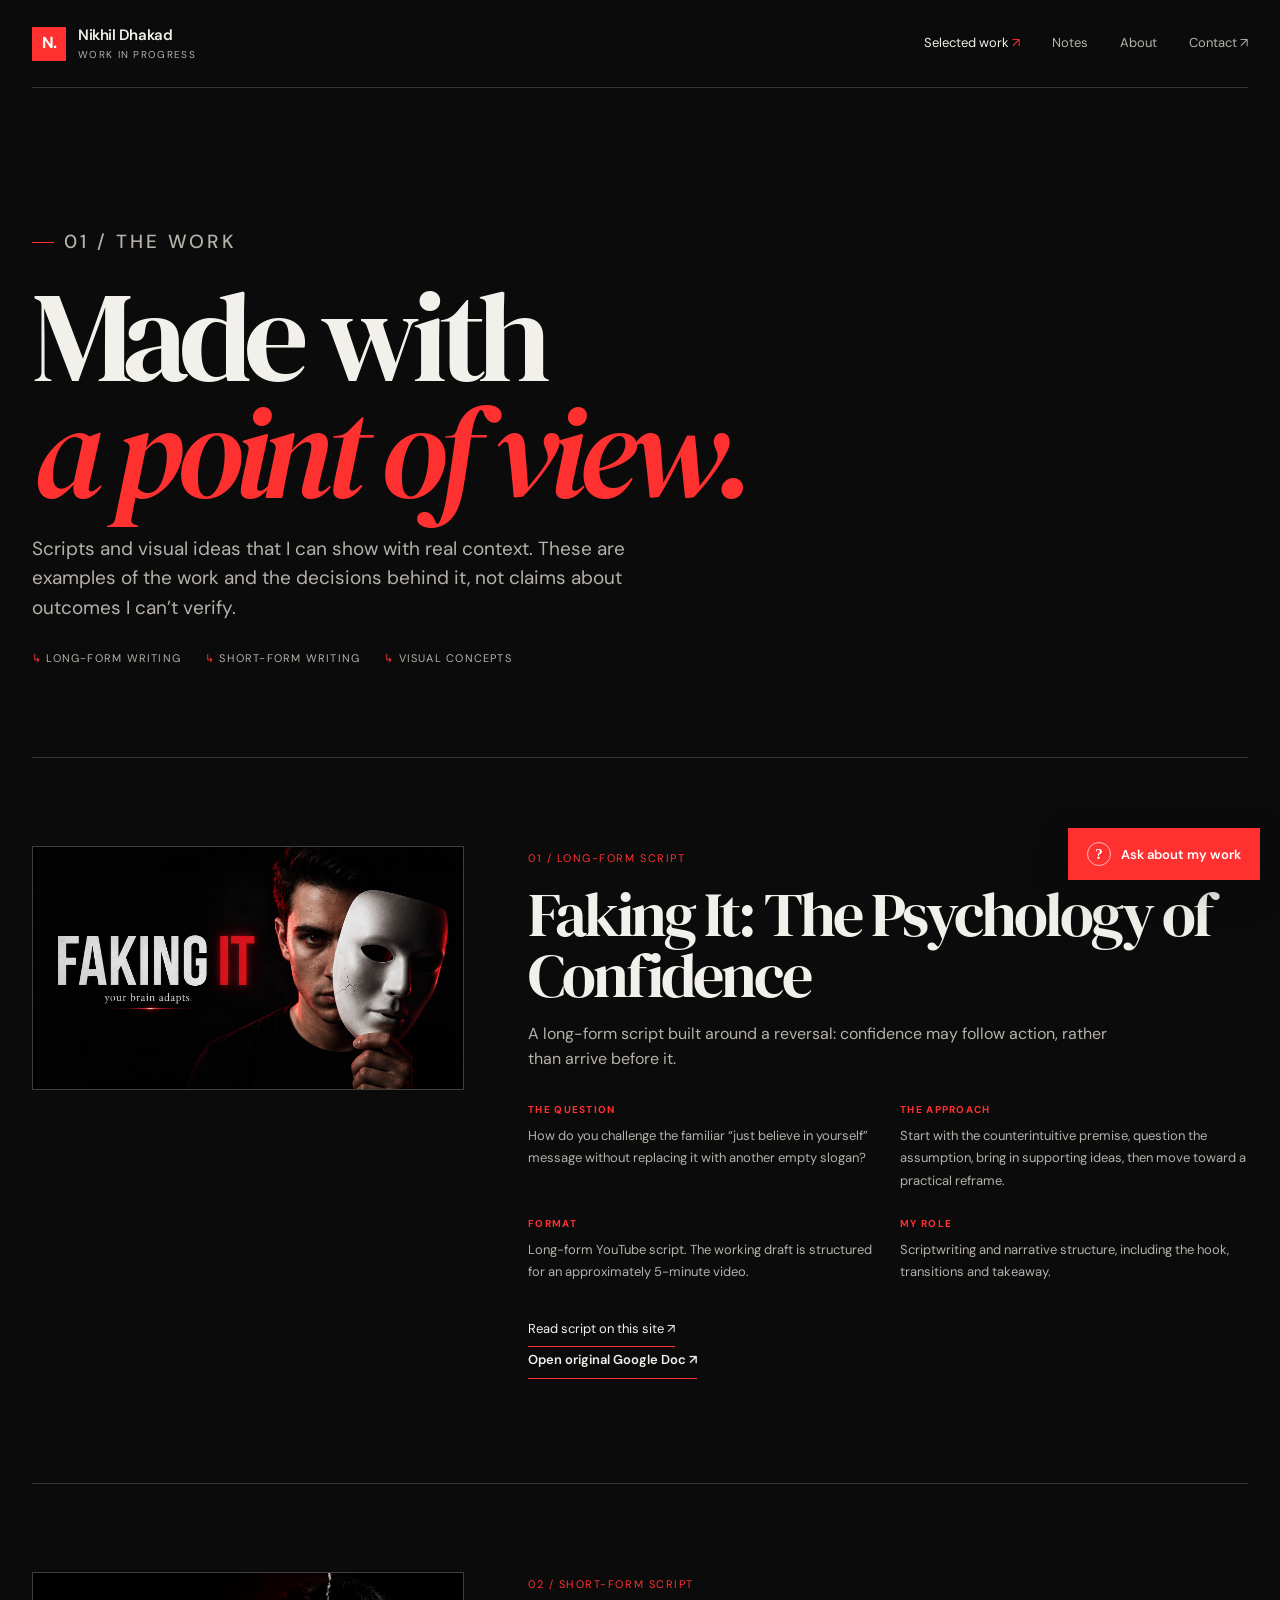
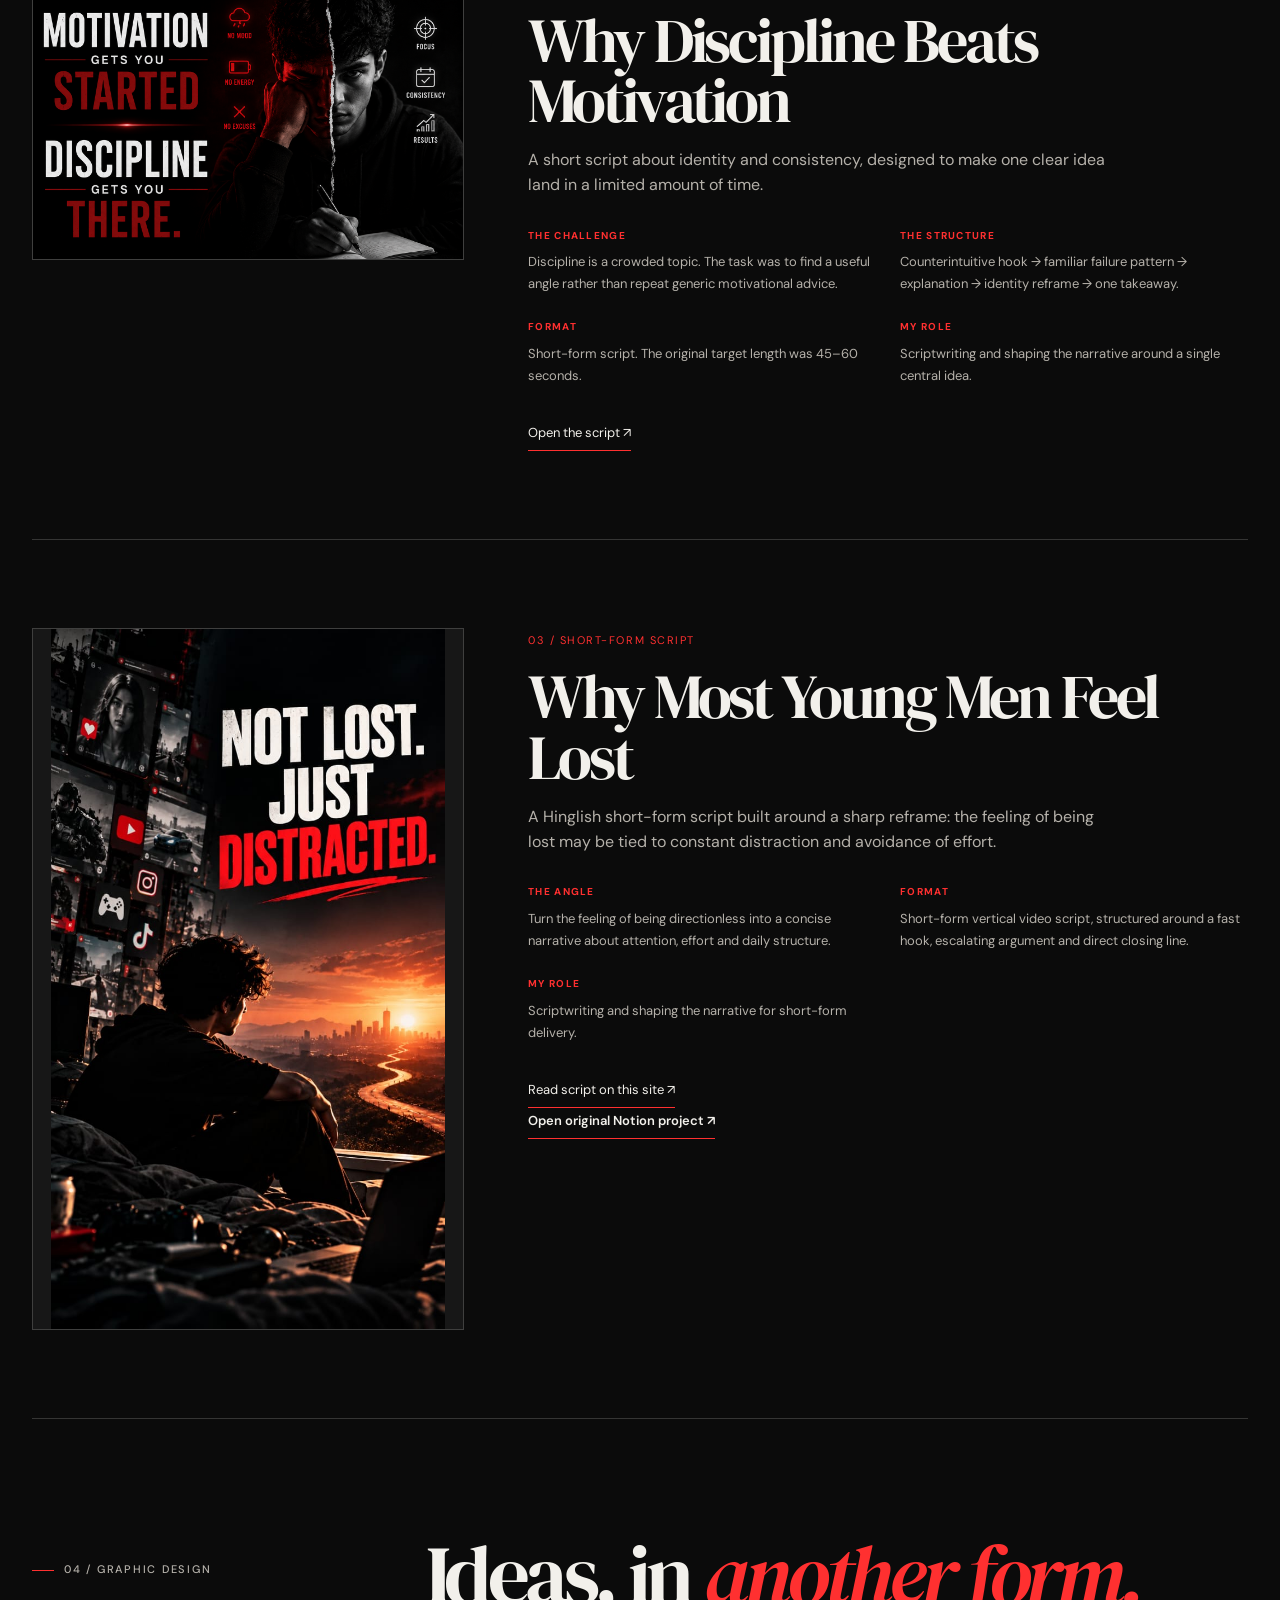
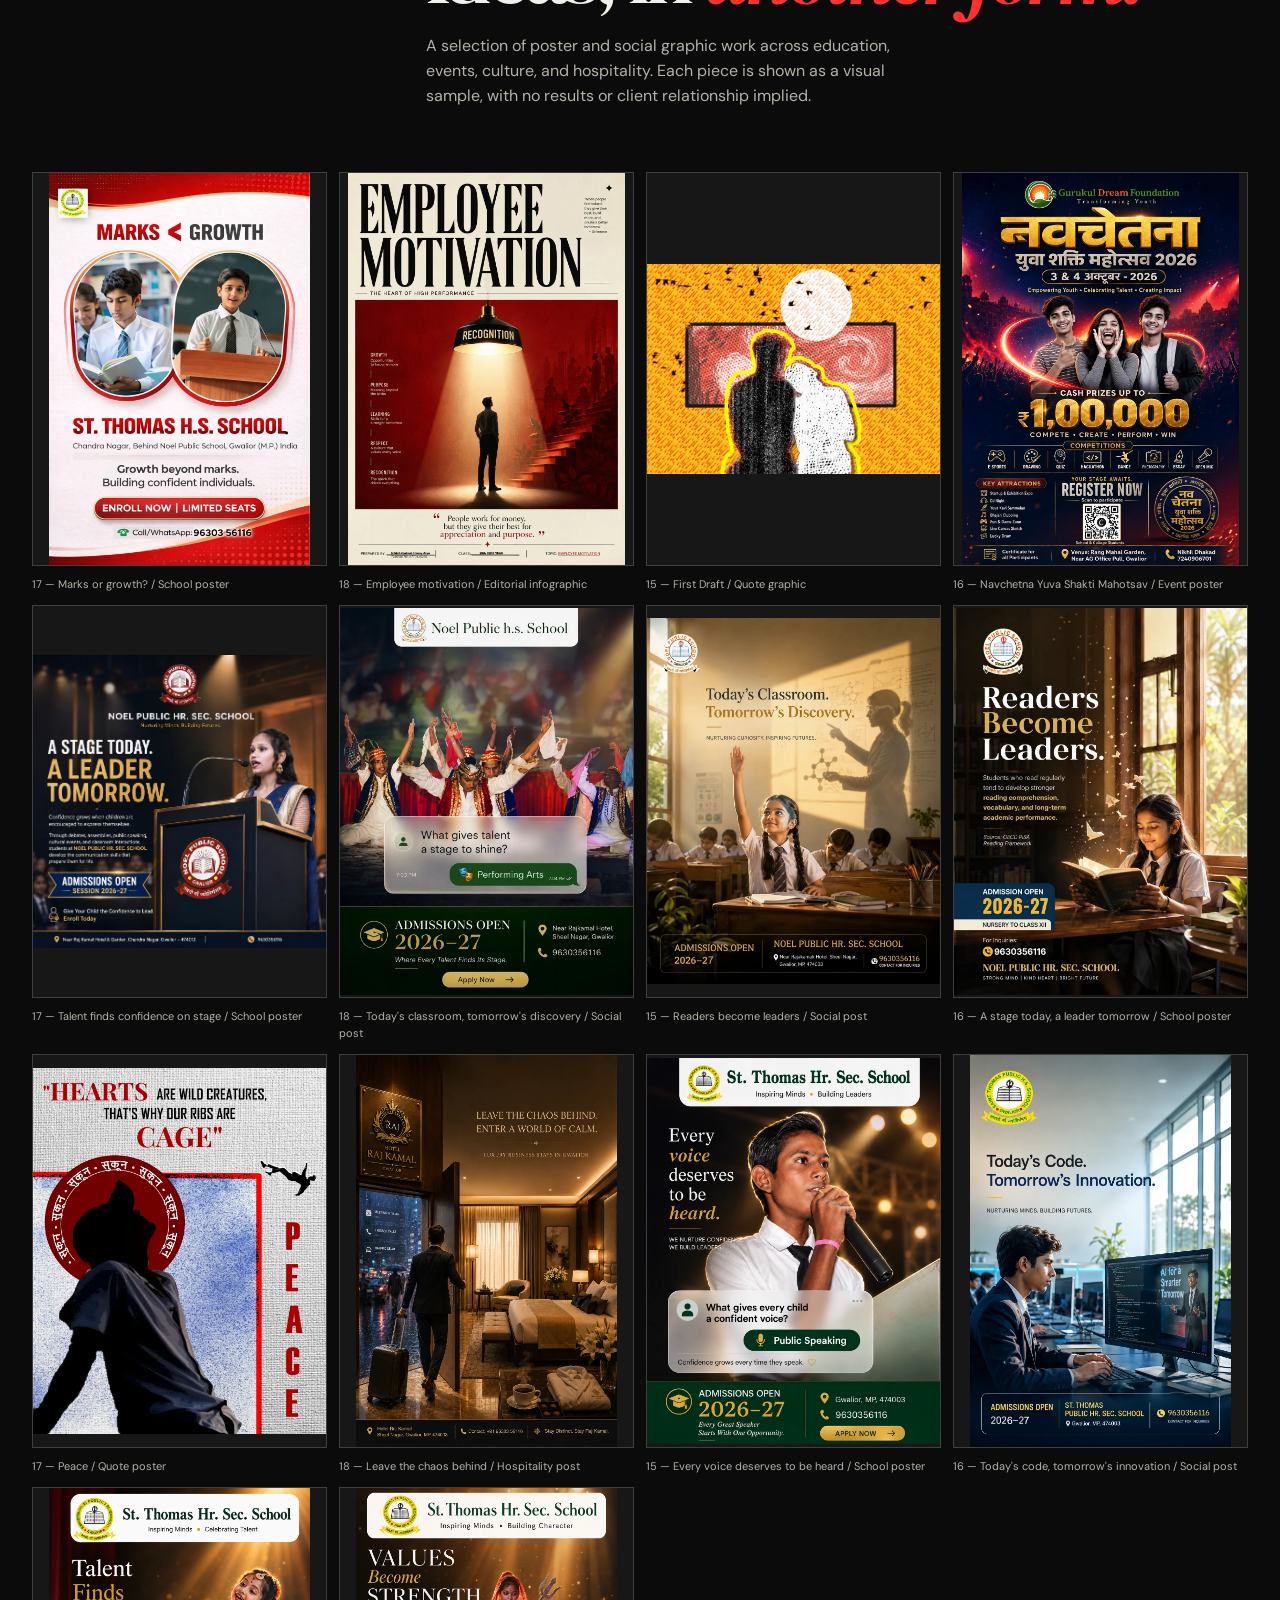
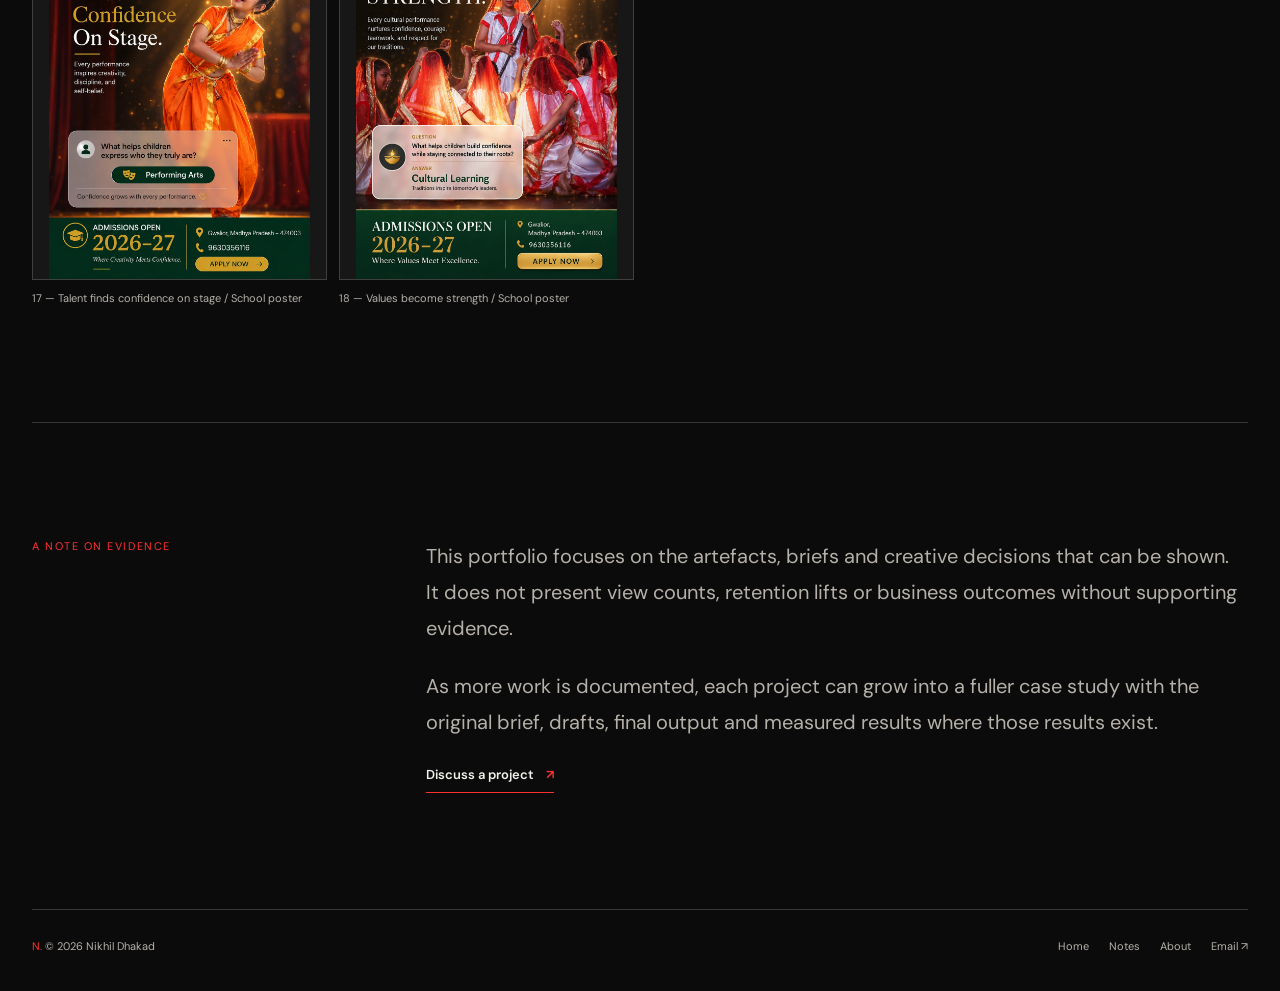
<file: work.html>
<!doctype html>
<html lang="en">
  <head>
    <meta charset="utf-8" />
    <meta name="viewport" content="width=device-width, initial-scale=1" />
    <meta name="theme-color" content="#0b0b0b" />
    <title>Selected work — Nikhil Dhakad</title>
    <meta
      name="description"
      content="Selected scripts and visual concepts by Nikhil Dhakad, with context about the brief, the idea and the structure."
    />
    <link rel="canonical" href="https://nikhild.dpdns.org/work.html" />
    <meta property="og:type" content="website" />
    <meta property="og:title" content="Selected work — Nikhil Dhakad" />
    <meta
      property="og:description"
      content="Scripts and visual concepts, with context."
    />
    <meta property="og:url" content="https://nikhild.dpdns.org/work.html" />
    <meta name="twitter:card" content="summary" />
    <link rel="preconnect" href="https://fonts.googleapis.com" />
    <link rel="preconnect" href="https://fonts.gstatic.com" crossorigin />
    <link
      href="https://fonts.googleapis.com/css2?family=DM+Sans:wght@400;500;600;700&family=DM+Serif+Display:ital@0;1&display=swap"
      rel="stylesheet"
    />
    <link rel="stylesheet" href="assets/css/style.css" />
    <script defer src="assets/js/script.js"></script>
    <link rel="stylesheet" href="assets/css/faq-assistant.css" />
  </head>
  <body>
    <a class="skip-link" href="#main">Skip to content</a>
    <header class="site-header">
      <a class="brand" href="index.html" aria-label="Nikhil, home"
        ><span class="brand-mark">N.</span
        ><span class="brand-copy"
          ><strong>Nikhil Dhakad</strong><span>Work in progress</span></span
        ></a
      ><button
        class="menu-toggle"
        type="button"
        aria-expanded="false"
        aria-controls="site-nav"
      >
        Menu
      </button>
      <nav class="site-nav" id="site-nav" aria-label="Main navigation">
        <a href="work.html">Selected work</a><a href="notes.html">Notes</a
        ><a href="about.html">About</a><a href="contact.html">Contact ↗</a>
      </nav>
    </header>
    <main id="main">
      <header class="page-intro wrap">
        <p class="kicker">01 / The work</p>
        <h1>Made with<br /><em>a point of view.</em></h1>
        <p>
          Scripts and visual ideas that I can show with real context. These are
          examples of the work and the decisions behind it, not claims about
          outcomes I can’t verify.
        </p>
        <div class="page-index">
          <span>Long-form writing</span><span>Short-form writing</span
          ><span>Visual concepts</span>
        </div>
      </header>
      <section class="wrap" id="confidence" aria-labelledby="confidence-title">
        <article class="project">
          <div class="project-media">
            <img
              src="assets/images/thumbnails/confidence-thumbnail.png"
              alt="Artwork for Faking It: The Psychology of Confidence"
              loading="lazy"
            />
          </div>
          <div class="project-copy">
            <p class="project-no">01 / Long-form script</p>
            <h2 id="confidence-title">
              Faking It: The Psychology of Confidence
            </h2>
            <p class="project-lede">
              A long-form script built around a reversal: confidence may follow
              action, rather than arrive before it.
            </p>
            <div class="project-details">
              <div>
                <h3>The question</h3>
                <p>
                  How do you challenge the familiar “just believe in yourself”
                  message without replacing it with another empty slogan?
                </p>
              </div>
              <div>
                <h3>The approach</h3>
                <p>
                  Start with the counterintuitive premise, question the
                  assumption, bring in supporting ideas, then move toward a
                  practical reframe.
                </p>
              </div>
              <div>
                <h3>Format</h3>
                <p>
                  Long-form YouTube script. The working draft is structured for
                  an approximately 5-minute video.
                </p>
              </div>
              <div>
                <h3>My role</h3>
                <p>
                  Scriptwriting and narrative structure, including the hook,
                  transitions and takeaway.
                </p>
              </div>
            </div>
            <a class="project-link" href="scripts/faking-it.html"
              >Read script on this site ↗</a
            >
            <p>
              <a
                class="text-link"
                href="https://docs.google.com/document/d/1W8Jc-2mYIOs7IJUMzt-JhUvn9xzqc0jj/edit?usp=sharing&amp;ouid=113251071413634714979&amp;rtpof=true&amp;sd=true"
                target="_blank"
                rel="noopener noreferrer"
                >Open original Google Doc ↗</a
              >
            </p>
          </div>
        </article>
      </section>
      <section class="wrap" id="discipline" aria-labelledby="discipline-title">
        <article class="project">
          <div class="project-media">
            <img
              src="assets/images/thumbnails/discipline-vs-motivation.png"
              alt="Artwork for Why Discipline Beats Motivation"
              loading="lazy"
            />
          </div>
          <div class="project-copy">
            <p class="project-no">02 / Short-form script</p>
            <h2 id="discipline-title">Why Discipline Beats Motivation</h2>
            <p class="project-lede">
              A short script about identity and consistency, designed to make
              one clear idea land in a limited amount of time.
            </p>
            <div class="project-details">
              <div>
                <h3>The challenge</h3>
                <p>
                  Discipline is a crowded topic. The task was to find a useful
                  angle rather than repeat generic motivational advice.
                </p>
              </div>
              <div>
                <h3>The structure</h3>
                <p>
                  Counterintuitive hook → familiar failure pattern → explanation
                  → identity reframe → one takeaway.
                </p>
              </div>
              <div>
                <h3>Format</h3>
                <p>
                  Short-form script. The original target length was 45–60
                  seconds.
                </p>
              </div>
              <div>
                <h3>My role</h3>
                <p>
                  Scriptwriting and shaping the narrative around a single
                  central idea.
                </p>
              </div>
            </div>
            <a
              class="project-link"
              href="https://www.notion.so/sample-short-script-01-312af10f981580a9a6f8fdf130163631?source=copy_link"
              target="_blank"
              rel="noopener noreferrer"
              >Open the script ↗</a
            >
          </div>
        </article>
      </section>
      <section class="wrap" id="young-men" aria-labelledby="young-men-title">
        <article class="project">
          <div class="project-media project-media--portrait">
            <img
              src="assets/images/thumbnails/lost%20man%20thumbnail.jpeg"
              alt="Artwork for Why Most Young Men Feel Lost"
              loading="lazy"
            />
          </div>
          <div class="project-copy">
            <p class="project-no">03 / Short-form script</p>
            <h2 id="young-men-title">Why Most Young Men Feel Lost</h2>
            <p class="project-lede">
              A Hinglish short-form script built around a sharp reframe: the
              feeling of being lost may be tied to constant distraction and
              avoidance of effort.
            </p>
            <div class="project-details">
              <div>
                <h3>The angle</h3>
                <p>
                  Turn the feeling of being directionless into a concise
                  narrative about attention, effort and daily structure.
                </p>
              </div>
              <div>
                <h3>Format</h3>
                <p>
                  Short-form vertical video script, structured around a fast
                  hook, escalating argument and direct closing line.
                </p>
              </div>
              <div>
                <h3>My role</h3>
                <p>
                  Scriptwriting and shaping the narrative for short-form
                  delivery.
                </p>
              </div>
            </div>
            <a
              class="project-link"
              href="scripts/why-most-young-men-feel-lost.html"
              >Read script on this site ↗</a
            >
            <p>
              <a
                class="text-link"
                href="https://www.notion.so/Why-Most-Young-Men-Feel-Lost-314af10f981580dea0f2f09f4585be9f?source=copy_link"
                target="_blank"
                rel="noopener noreferrer"
                >Open original Notion project ↗</a
              >
            </p>
          </div>
        </article>
      </section>
      <section class="section wrap" id="visuals" aria-labelledby="visual-title">
        <div class="section-heading">
          <p class="kicker">04 / Graphic design</p>
          <div>
            <h2 id="visual-title">Ideas, in <em>another form.</em></h2>
            <p>
              A selection of poster and social graphic work across education,
              events, culture, and hospitality. Each piece is shown as a visual
              sample, with no results or client relationship implied.
            </p>
          </div>
        </div>
        <div class="visual-index">
          <figure>
            <img
              src="assets/images/web%20graphics/assignment%20002.webp"
              alt="St. Thomas school poster contrasting academic marks with student growth, with two student portraits."
              loading="lazy"
            />
            <figcaption>17 — Marks or growth? / School poster</figcaption>
          </figure>
          <figure>
            <img
              src="assets/images/web%20graphics/employee%20motivation%20assignment.webp"
              alt="Employee motivation infographic built around a spotlight and the themes of growth, purpose, learning, respect, and recognition."
              loading="lazy"
            />
            <figcaption>
              18 — Employee motivation / Editorial infographic
            </figcaption>
          </figure>
          <figure>
            <img
              src="assets/images/web%20graphics/first%20draft.webp"
              alt="Quote-led graphic with two contrasting silhouettes, a red circular motif, and a textured background."
              loading="lazy"
            />
            <figcaption>15 — First Draft / Quote graphic</figcaption>
          </figure>
          <figure>
            <img
              src="assets/images/web%20graphics/navchetna%20poster.webp"
              alt="Navchetna Yuva Shakti Mahotsav 2026 event poster with Hindi and English event information and competition listings."
              loading="lazy"
            />
            <figcaption>
              16 — Navchetna Yuva Shakti Mahotsav / Event poster
            </figcaption>
          </figure>
          <figure>
            <img
              src="assets/images/web%20graphics/noel%20aug%202.webp"
              alt="School performing arts poster featuring a student dancer and the message Talent Finds Confidence on Stage."
              loading="lazy"
            />
            <figcaption>
              17 — Talent finds confidence on stage / School poster
            </figcaption>
          </figure>
          <figure>
            <img
              src="assets/images/web%20graphics/noel%20post%203.2.webp"
              alt="School campaign graphic showing a student in class with the headline Today's Classroom, Tomorrow's Discovery."
              loading="lazy"
            />
            <figcaption>
              18 — Today's classroom, tomorrow's discovery / Social post
            </figcaption>
          </figure>
          <figure>
            <img
              src="assets/images/web%20graphics/noel%20public%20school%20post.webp"
              alt="School reading campaign poster with a student reading and the headline Readers Become Leaders."
              loading="lazy"
            />
            <figcaption>15 — Readers become leaders / Social post</figcaption>
          </figure>
          <figure>
            <img
              src="assets/images/web%20graphics/noel.webp"
              alt="School public-speaking poster with a student at a podium and the headline A Stage Today, A Leader Tomorrow."
              loading="lazy"
            />
            <figcaption>
              16 — A stage today, a leader tomorrow / School poster
            </figcaption>
          </figure>
          <figure>
            <img
              src="assets/images/web%20graphics/poster.webp"
              alt="Quote poster combining a falling silhouette, red circular lettering, and a textured paper background."
              loading="lazy"
            />
            <figcaption>17 — Peace / Quote poster</figcaption>
          </figure>
          <figure>
            <img
              src="assets/images/web%20graphics/raj%20kamal%20hotel%20post%20001.webp"
              alt="Raj Kamal Hotel promotional graphic showing a calm hotel room and a guest arriving from the city."
              loading="lazy"
            />
            <figcaption>
              18 — Leave the chaos behind / Hospitality post
            </figcaption>
          </figure>
          <figure>
            <img
              src="assets/images/web%20graphics/st%20thomas%203.1.webp"
              alt="School campaign poster with a student speaking into a microphone and the headline Every Voice Deserves to Be Heard."
              loading="lazy"
            />
            <figcaption>
              15 — Every voice deserves to be heard / School poster
            </figcaption>
          </figure>
          <figure>
            <img
              src="assets/images/web%20graphics/st.%20thomas%20chandra%20nagar%20post%20001.webp"
              alt="School campaign graphic showing a student using a computer under the headline Today's Code, Tomorrow's Innovation."
              loading="lazy"
            />
            <figcaption>
              16 — Today's code, tomorrow's innovation / Social post
            </figcaption>
          </figure>
          <figure>
            <img
              src="assets/images/web%20graphics/st.thomas%203.2.webp"
              alt="School performing arts poster featuring a dancer and the message Talent Finds Confidence on Stage."
              loading="lazy"
            />
            <figcaption>
              17 — Talent finds confidence on stage / School poster
            </figcaption>
          </figure>
          <figure>
            <img
              src="assets/images/web%20graphics/st.thomas%203.4.webp"
              alt="Cultural performance poster with students in traditional dress and the headline Values Become Strength."
              loading="lazy"
            />
            <figcaption>18 — Values become strength / School poster</figcaption>
          </figure>
        </div>
      </section>
      <section class="section wrap">
        <div class="editorial-copy">
          <p class="copy-label">A note on evidence</p>
          <div class="copy-body">
            <p>
              This portfolio focuses on the artefacts, briefs and creative
              decisions that can be shown. It does not present view counts,
              retention lifts or business outcomes without supporting evidence.
            </p>
            <p>
              As more work is documented, each project can grow into a fuller
              case study with the original brief, drafts, final output and
              measured results where those results exist.
            </p>
            <a class="text-link" href="contact.html"
              >Discuss a project <span>↗</span></a
            >
          </div>
        </div>
      </section>
    </main>
    <footer class="site-footer">
      <div><span class="footer-mark">N.</span> © 2026 Nikhil Dhakad</div>
      <div class="footer-links">
        <a href="index.html">Home</a><a href="notes.html">Notes</a
        ><a href="about.html">About</a
        ><a href="mailto:nikhildhakad514@gmail.com">Email ↗</a>
      </div>
    </footer>
    <div class="faq-assistant" data-faq-assistant>
      <section
        class="faq-panel"
        id="portfolio-faq-panel"
        role="region"
        aria-labelledby="portfolio-faq-title"
        hidden
      >
        <header class="faq-panel-header">
          <div>
            <p class="faq-panel-kicker">A small guide</p>
            <h2 class="faq-panel-title" id="portfolio-faq-title">
              Ask about my work.
            </h2>
            <p class="faq-panel-subtitle">
              Choose a question to explore this portfolio.
            </p>
          </div>
          <button
            class="faq-close"
            type="button"
            aria-label="Close FAQ assistant"
          >
            ×
          </button>
        </header>
        <div class="faq-panel-body">
          <p class="faq-list-label">Frequently asked</p>
          <div class="faq-questions">
            <button
              class="faq-question"
              type="button"
              aria-expanded="false"
              aria-controls="faq-answer-services"
            >
              What do you do?
            </button>
            <div class="faq-answer" id="faq-answer-services" hidden>
              <p>
                I work across graphic design, content writing, scriptwriting and
                content strategy. I can also help with video shooting; video
                editing is not currently part of my offer.
              </p>
              <p><a href="about.html">More about me ↗</a></p>
            </div>
            <button
              class="faq-question"
              type="button"
              aria-expanded="false"
              aria-controls="faq-answer-work"
            >
              Where can I see your work?
            </button>
            <div class="faq-answer" id="faq-answer-work" hidden>
              <p>
                The work index brings together selected scripts and visual
                concepts, with context about the idea and approach behind each
                piece.
              </p>
              <p><a href="work.html">Explore selected work ↗</a></p>
            </div>
            <button
              class="faq-question"
              type="button"
              aria-expanded="false"
              aria-controls="faq-answer-strategy"
            >
              How do you approach content strategy?
            </button>
            <div class="faq-answer" id="faq-answer-strategy" hidden>
              <p>
                I start by understanding the audience, the message and what the
                content needs to accomplish, then shape the idea and format
                around that purpose. I’m developing this practice through real
                projects, research and deliberate learning.
              </p>
            </div>
            <button
              class="faq-question"
              type="button"
              aria-expanded="false"
              aria-controls="faq-answer-hire"
            >
              Can I work with you?
            </button>
            <div class="faq-answer" id="faq-answer-hire" hidden>
              <p>
                Send a short brief with the project, deliverables and timeline.
                I’ll review the details and get back to you.
              </p>
              <p>
                <a href="contact.html">Contact details ↗</a> ·
                <a
                  href="mailto:nikhildhakad514@gmail.com?subject=Project%20enquiry"
                  >Email me ↗</a
                >
              </p>
            </div>
            <button
              class="faq-question"
              type="button"
              aria-expanded="false"
              aria-controls="faq-answer-notes"
            >
              Where can I read your ideas?
            </button>
            <div class="faq-answer" id="faq-answer-notes" hidden>
              <p>
                The Notes page links to published writing and lists questions
                I’m exploring. Topics marked as questions are not presented as
                finished essays.
              </p>
              <p><a href="notes.html">Read the notes ↗</a></p>
            </div>
          </div>
        </div>
        <footer class="faq-panel-footer">
          This is a fixed FAQ, not an AI chatbot.
          <a href="mailto:nikhildhakad514@gmail.com"
            >Still curious? Send a note ↗</a
          >
        </footer>
      </section>
      <button
        class="faq-launcher"
        type="button"
        aria-expanded="false"
        aria-controls="portfolio-faq-panel"
        aria-label="Open portfolio FAQ assistant"
      >
        <span class="faq-launcher-mark" aria-hidden="true">?</span
        ><span>Ask about my work</span>
      </button>
    </div>
    <script defer src="assets/js/faq-assistant.js"></script>
  </body>
</html>
</file>
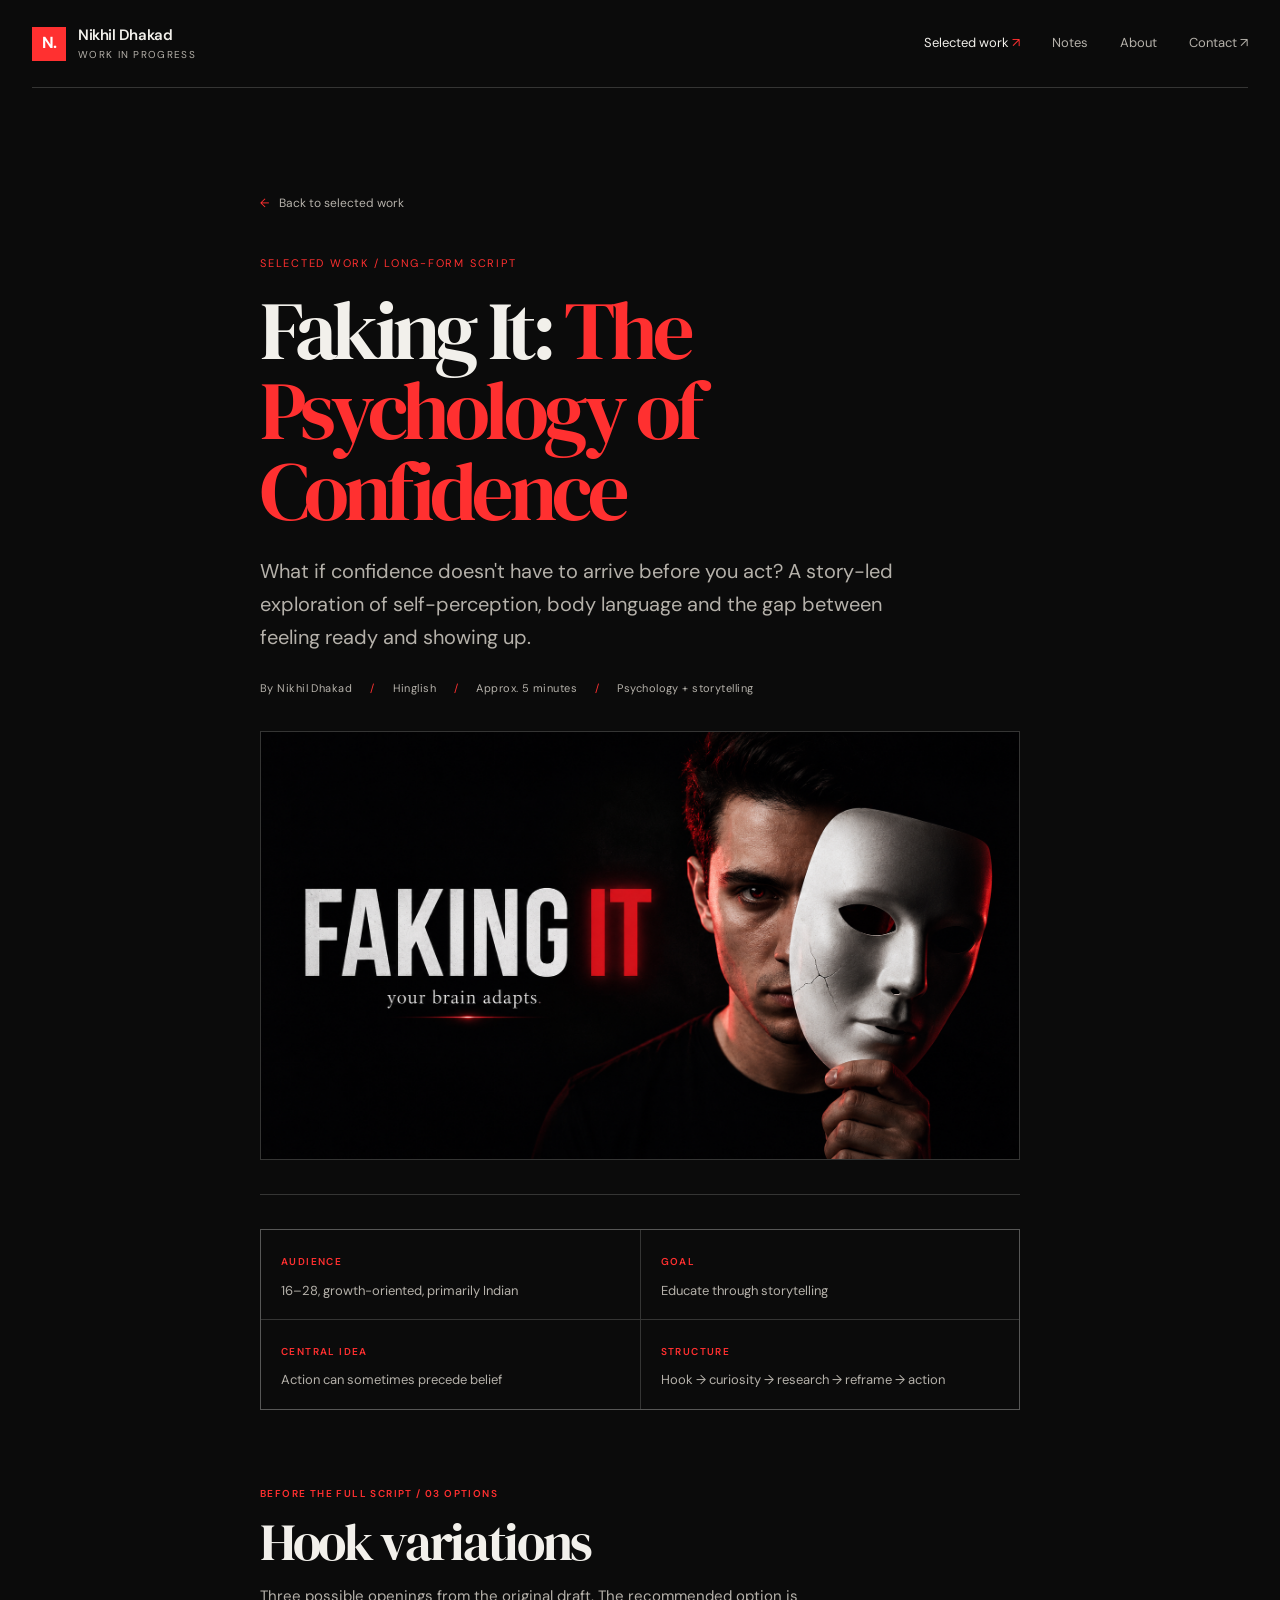
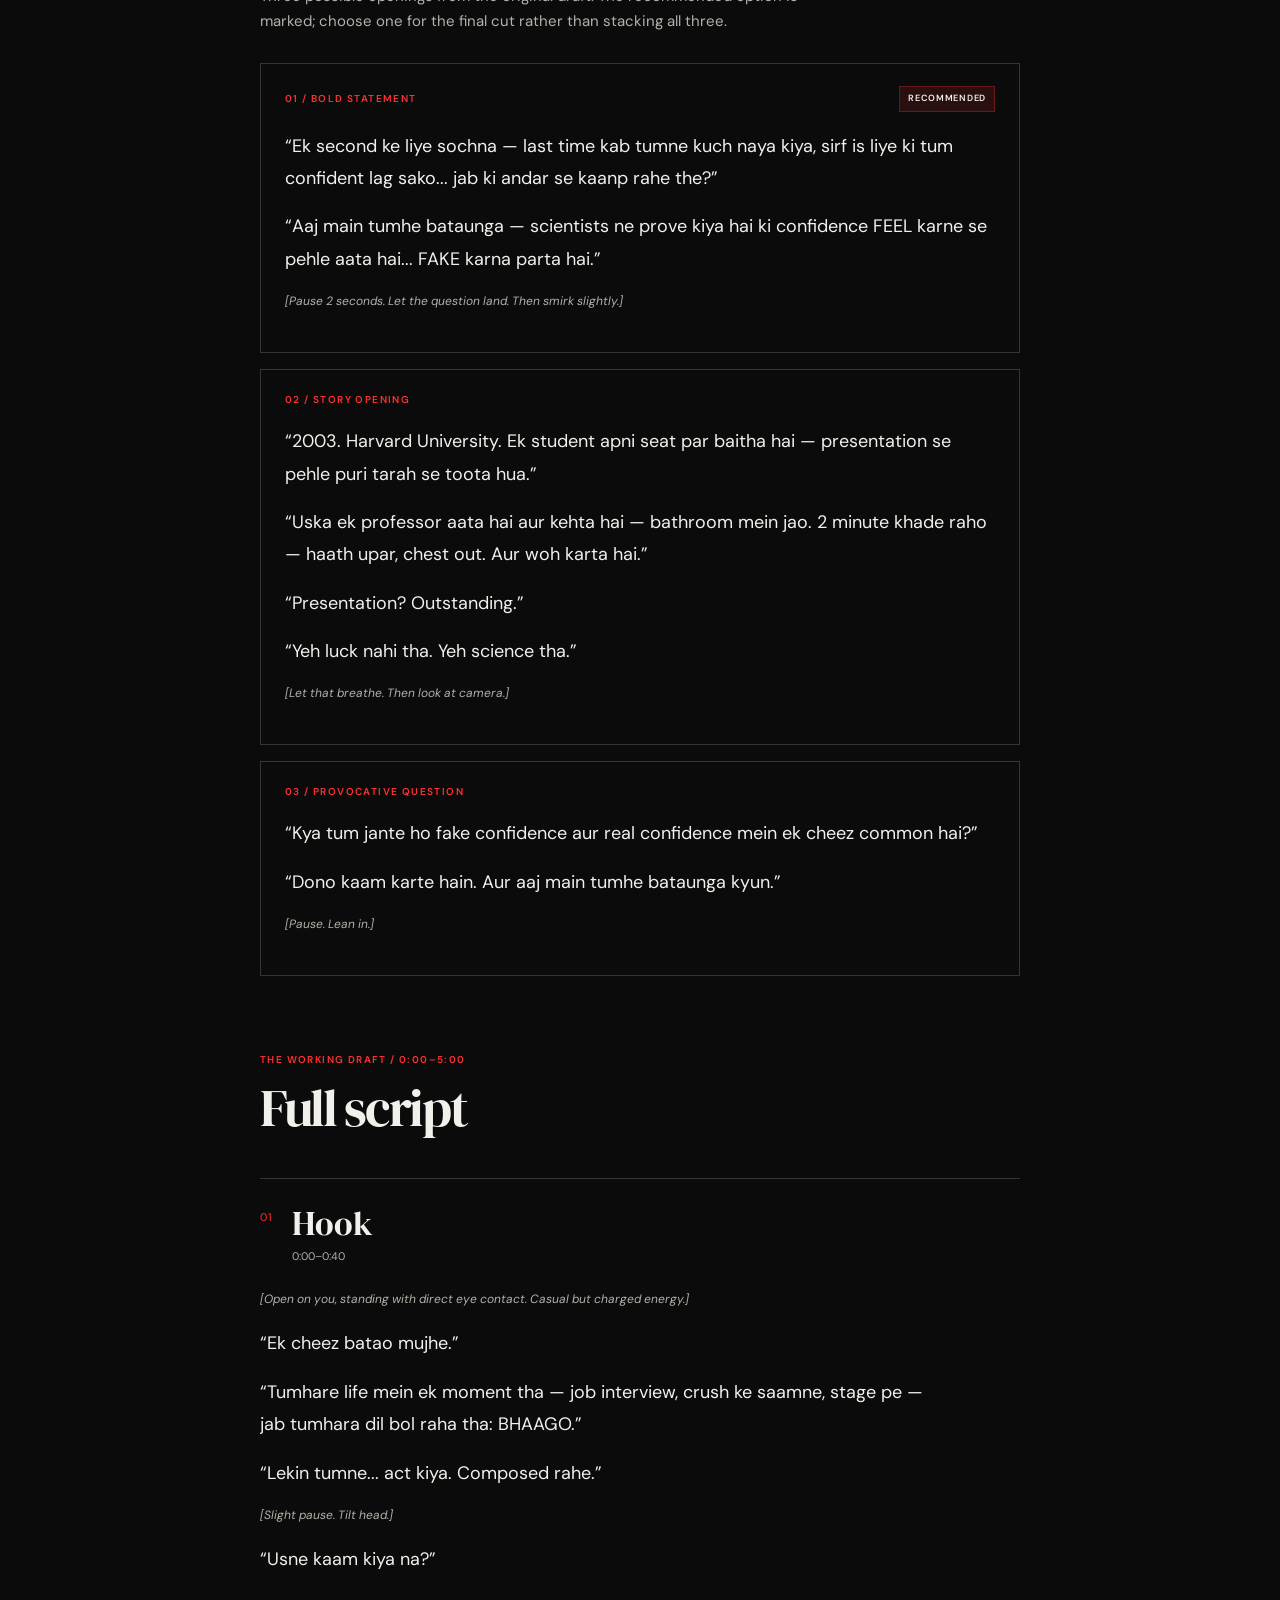
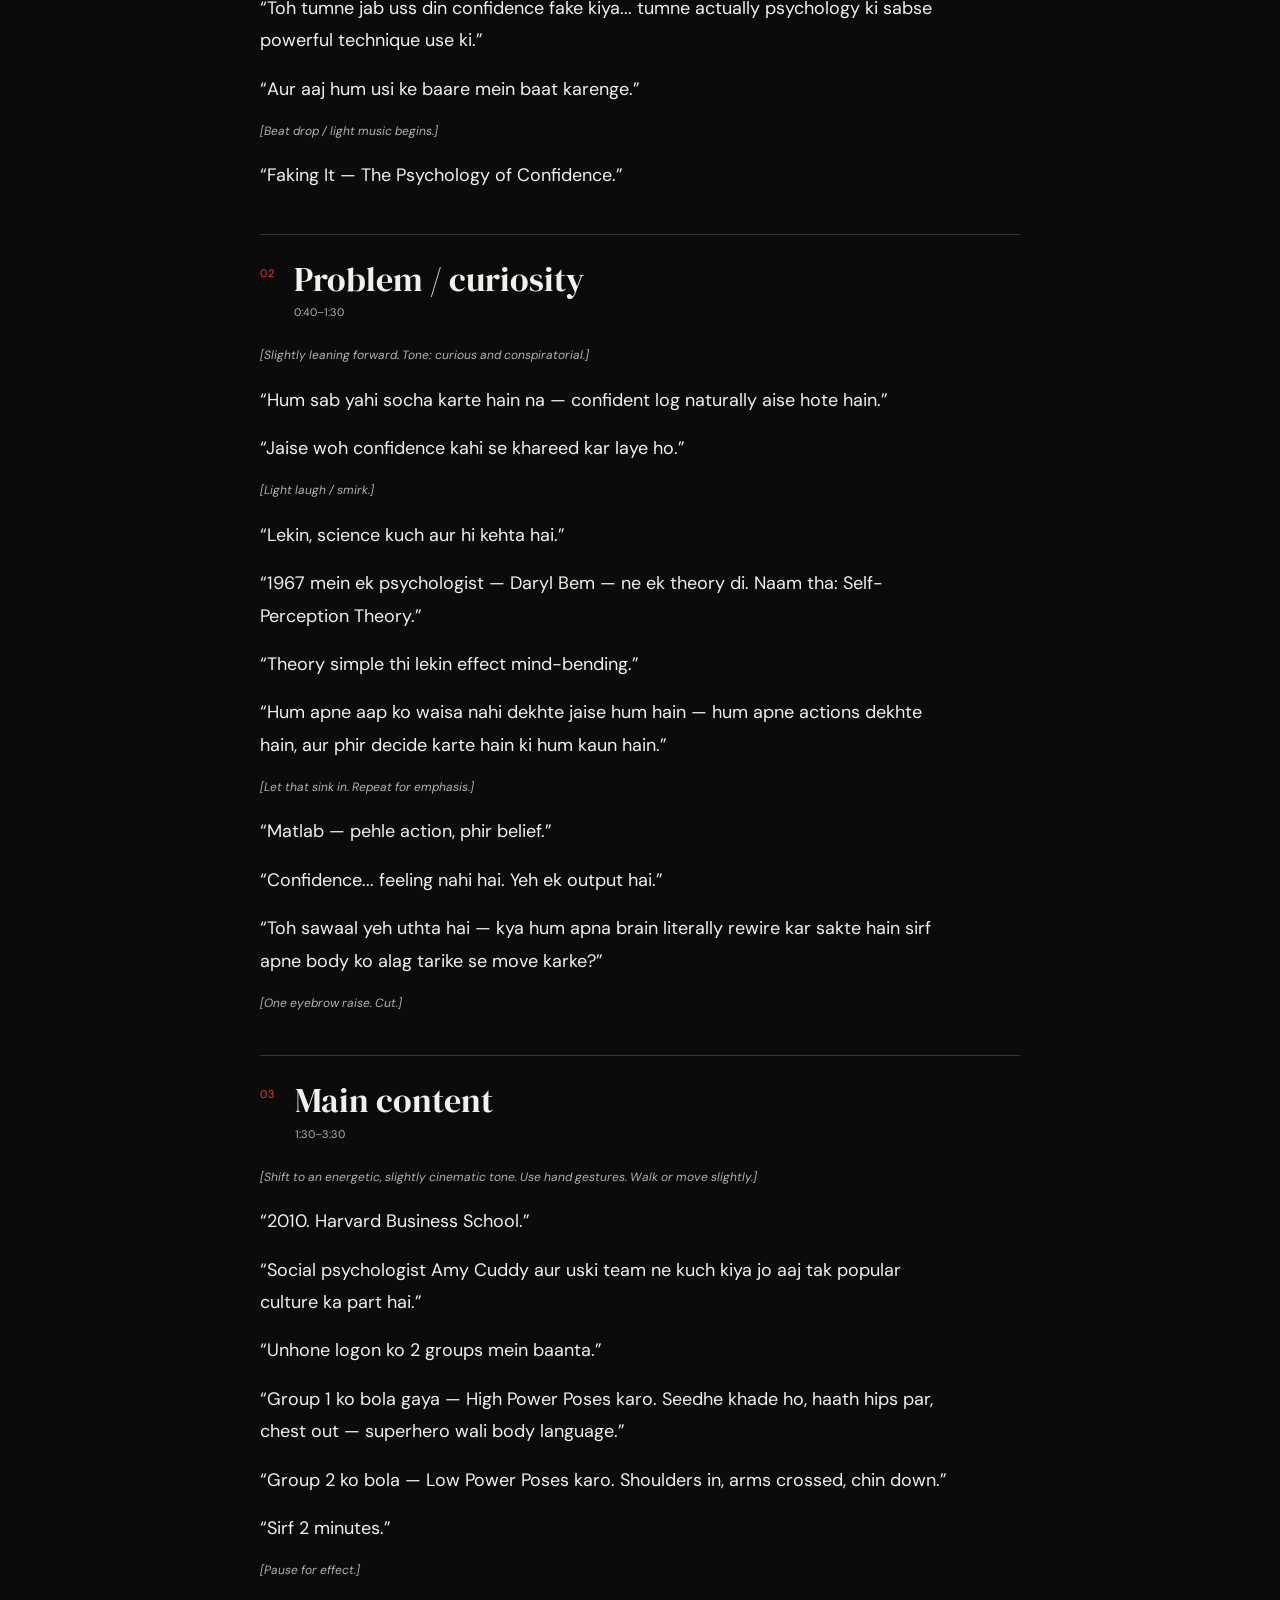
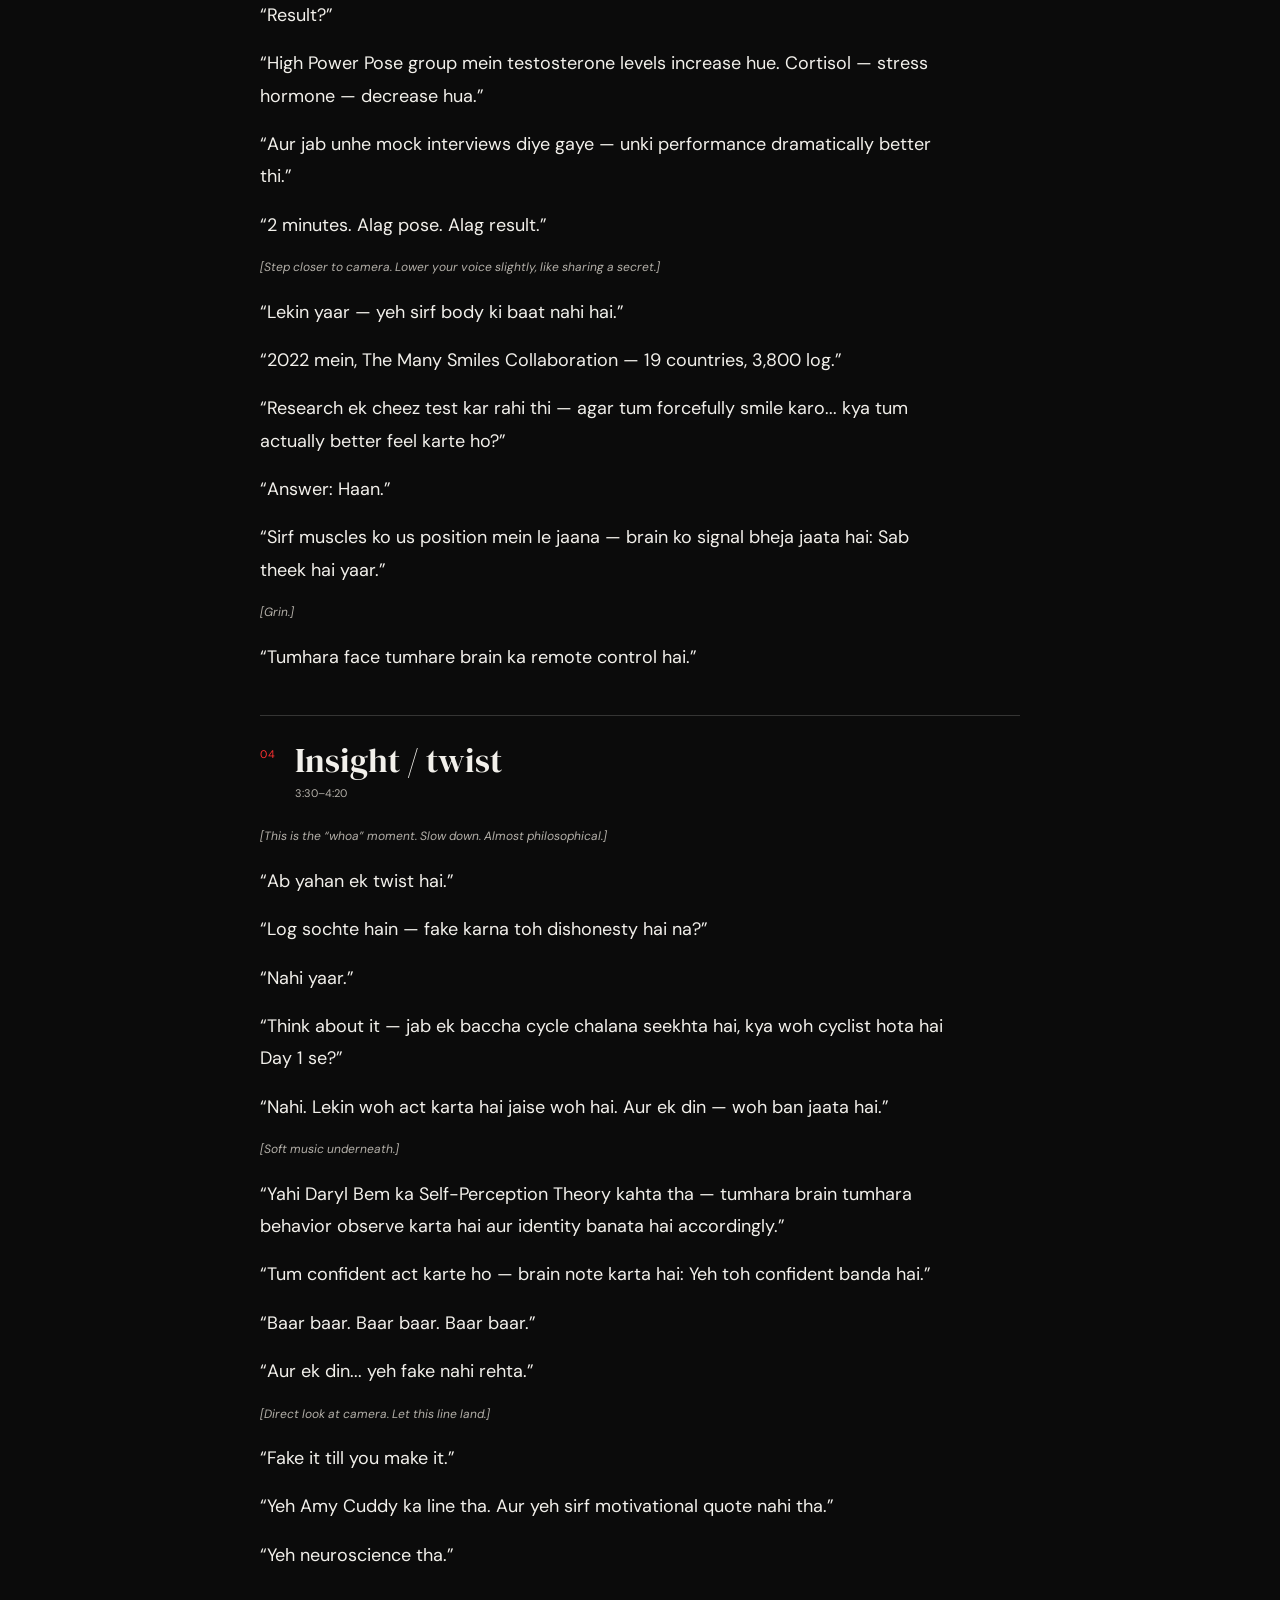
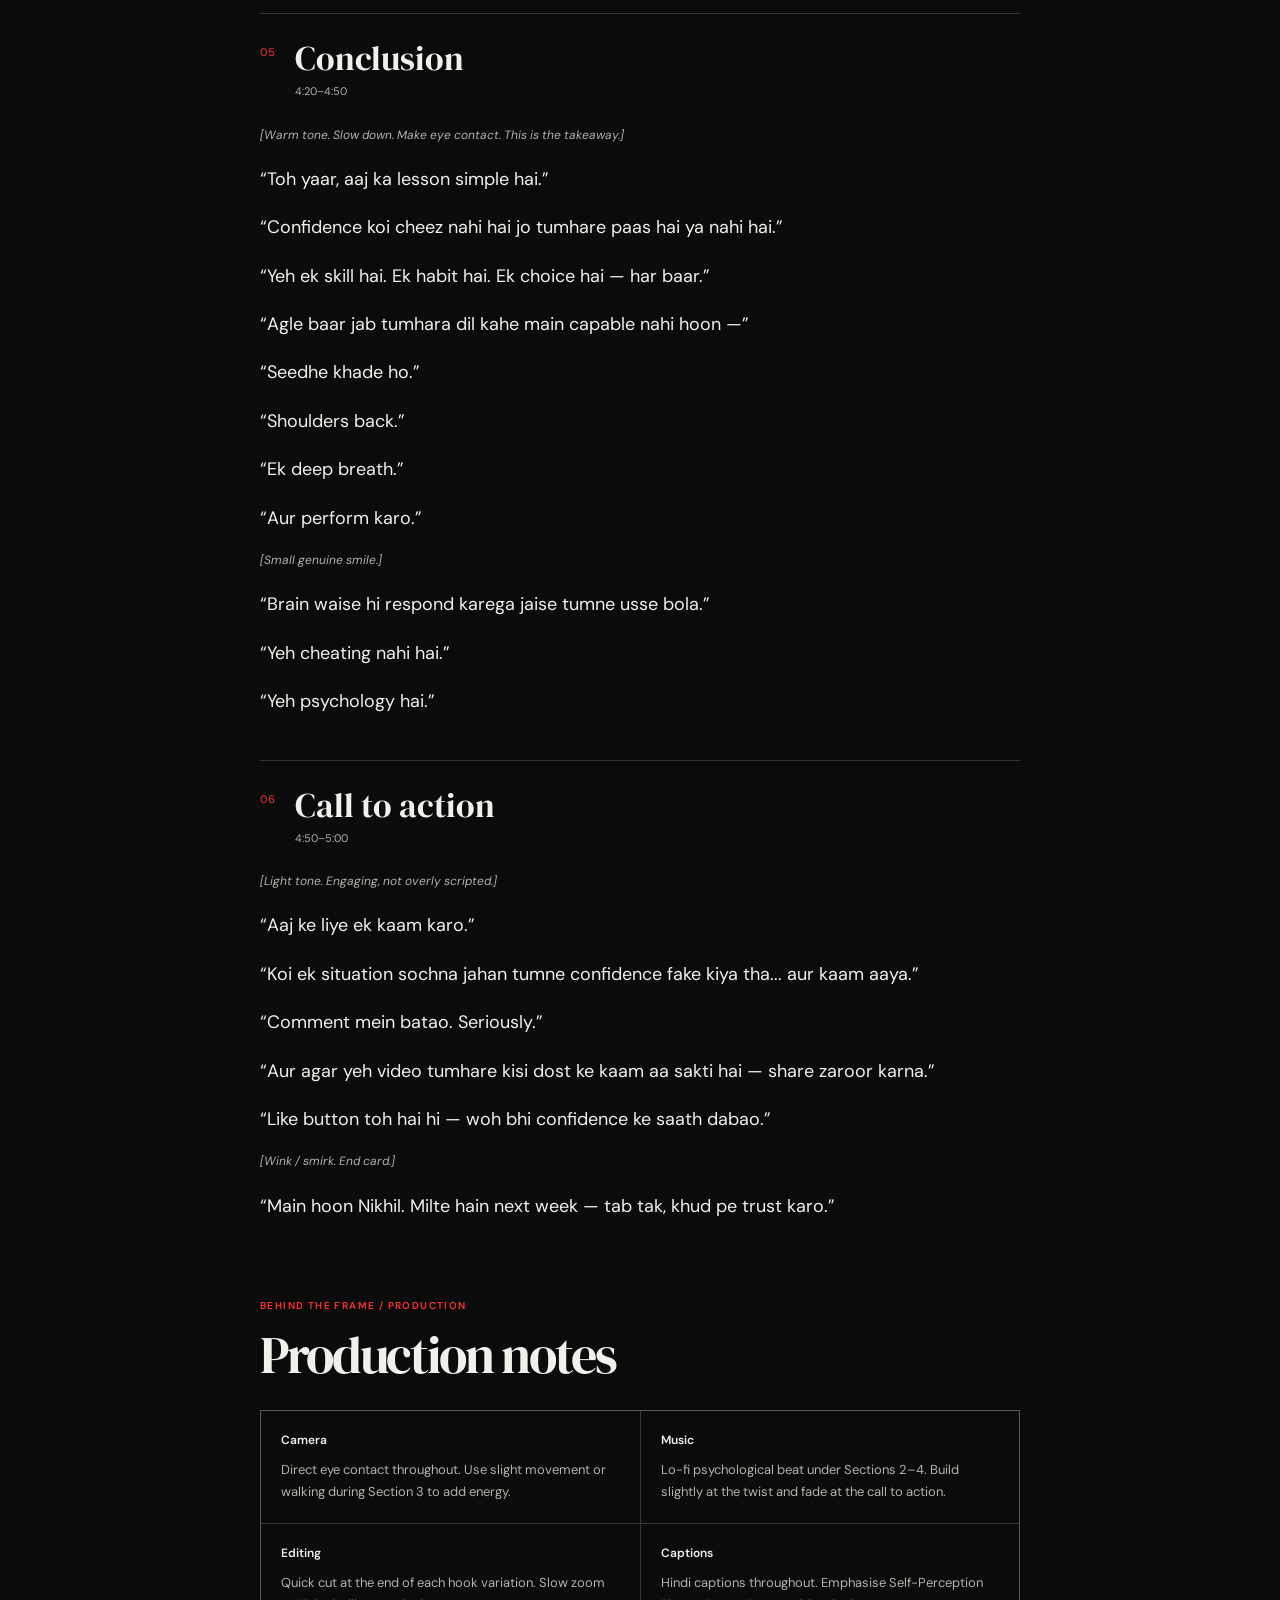
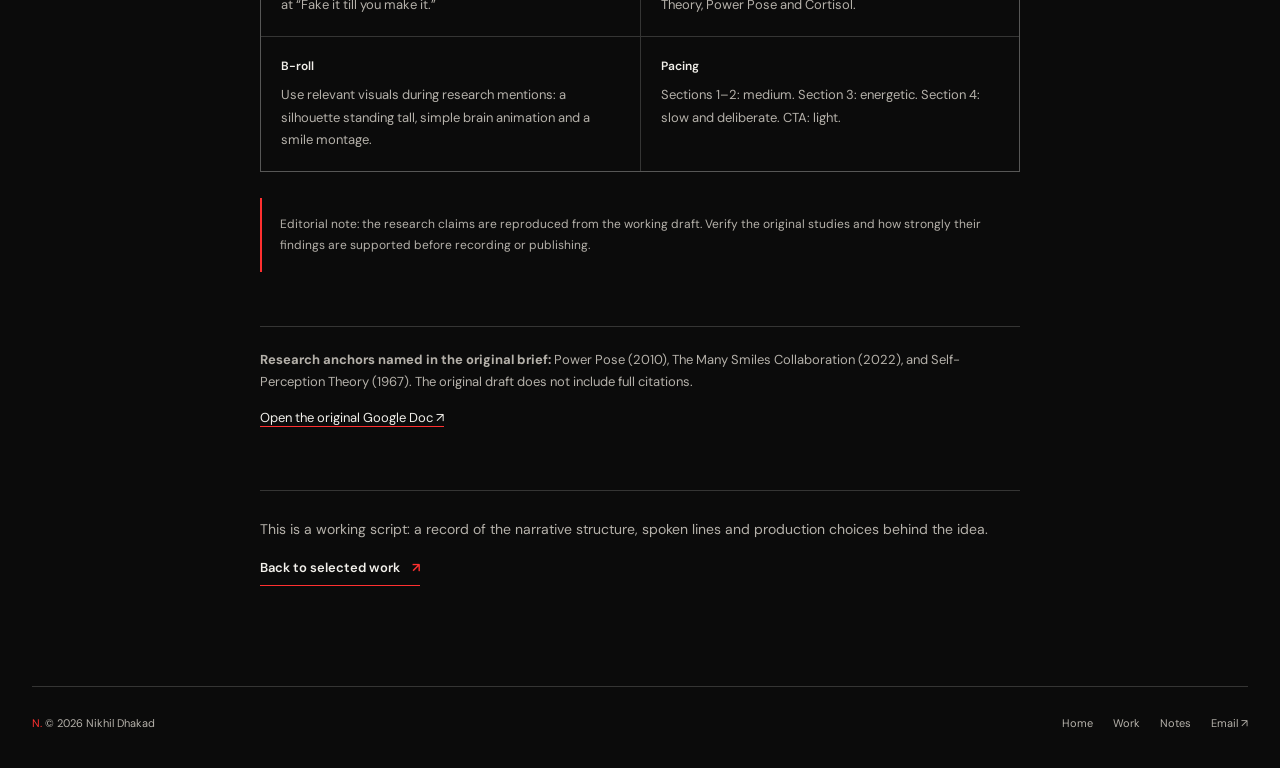
<file: scripts/faking-it.html>
<!doctype html>
<html lang="en">
<head>
  <meta charset="utf-8">
  <meta name="viewport" content="width=device-width, initial-scale=1">
  <meta name="theme-color" content="#0b0b0b">
  <title>Faking It: The Psychology of Confidence — Nikhil Dhakad</title>
  <meta name="description" content="A Hinglish YouTube script exploring confidence, self-perception, body language and the idea that action can come before belief.">
  <link rel="canonical" href="https://nikhild.dpdns.org/scripts/faking-it.html">
  <meta property="og:type" content="article">
  <meta property="og:title" content="Faking It: The Psychology of Confidence">
  <meta property="og:description" content="A psychological, story-led Hinglish script about confidence and self-perception.">
  <meta property="og:url" content="https://nikhild.dpdns.org/scripts/faking-it.html">
  <meta property="og:image" content="https://nikhild.dpdns.org/assets/images/thumbnails/confidence-thumbnail.png">
  <meta name="twitter:card" content="summary_large_image">
  <link rel="preconnect" href="https://fonts.googleapis.com">
  <link rel="preconnect" href="https://fonts.gstatic.com" crossorigin>
  <link href="https://fonts.googleapis.com/css2?family=DM+Sans:wght@400;500;600;700&family=DM+Serif+Display:ital@0;1&display=swap" rel="stylesheet">
  <link rel="stylesheet" href="../assets/css/style.css">
  <link rel="stylesheet" href="../assets/css/reading.css">
  <link rel="stylesheet" href="../assets/css/script-reading.css">
  <script defer src="../assets/js/script.js"></script>
</head>
<body>
<a class="skip-link" href="#main">Skip to content</a>
<header class="site-header">
  <a class="brand" href="../index.html" aria-label="Nikhil, home"><span class="brand-mark">N.</span><span class="brand-copy"><strong>Nikhil Dhakad</strong><span>Work in progress</span></span></a>
  <button class="menu-toggle" type="button" aria-expanded="false" aria-controls="site-nav">Menu</button>
  <nav class="site-nav" id="site-nav" aria-label="Main navigation">
    <a href="../work.html" aria-current="page">Selected work</a><a href="../notes.html">Notes</a><a href="../about.html">About</a><a href="../contact.html">Contact ↗</a>
  </nav>
</header>
<main id="main" class="reading-page script-page">
  <a class="reading-back" href="../work.html#confidence"><span>←</span> Back to selected work</a>
  <article>
    <header class="reading-header">
      <p class="reading-kicker">Selected work / Long-form script</p>
      <h1 class="reading-title">Faking It: <em>The Psychology of Confidence</em></h1>
      <p class="reading-deck">What if confidence doesn't have to arrive before you act? A story-led exploration of self-perception, body language and the gap between feeling ready and showing up.</p>
      <div class="reading-byline"><span>By Nikhil Dhakad</span><span>Hinglish</span><span>Approx. 5 minutes</span><span>Psychology + storytelling</span></div>
      <figure class="script-cover"><img src="../assets/images/thumbnails/confidence-thumbnail.png" alt="Thumbnail artwork for Faking It: The Psychology of Confidence" loading="eager"></figure>
    </header>

    <section class="script-brief" aria-label="Script overview">
      <div><span>Audience</span><p>16–28, growth-oriented, primarily Indian</p></div>
      <div><span>Goal</span><p>Educate through storytelling</p></div>
      <div><span>Central idea</span><p>Action can sometimes precede belief</p></div>
      <div><span>Structure</span><p>Hook → curiosity → research → reframe → action</p></div>
    </section>

    <section class="script-section" aria-labelledby="hooks-title">
      <p class="script-section-label">Before the full script / 03 options</p>
      <h2 id="hooks-title">Hook variations</h2>
      <p class="script-intro">Three possible openings from the original draft. The recommended option is marked; choose one for the final cut rather than stacking all three.</p>
      <div class="hook-card">
        <div class="hook-card-head"><span>01 / Bold statement</span><span class="hook-recommended">Recommended</span></div>
        <p class="spoken-line">“Ek second ke liye sochna — last time kab tumne kuch naya kiya, sirf is liye ki tum confident lag sako... jab ki andar se kaanp rahe the?”</p>
        <p class="spoken-line">“Aaj main tumhe bataunga — scientists ne prove kiya hai ki confidence FEEL karne se pehle aata hai... FAKE karna parta hai.”</p>
        <p class="stage-direction">[Pause 2 seconds. Let the question land. Then smirk slightly.]</p>
      </div>
      <div class="hook-card">
        <div class="hook-card-head"><span>02 / Story opening</span></div>
        <p class="spoken-line">“2003. Harvard University. Ek student apni seat par baitha hai — presentation se pehle puri tarah se toota hua.”</p>
        <p class="spoken-line">“Uska ek professor aata hai aur kehta hai — bathroom mein jao. 2 minute khade raho — haath upar, chest out. Aur woh karta hai.”</p>
        <p class="spoken-line">“Presentation? Outstanding.”</p>
        <p class="spoken-line">“Yeh luck nahi tha. Yeh science tha.”</p>
        <p class="stage-direction">[Let that breathe. Then look at camera.]</p>
      </div>
      <div class="hook-card">
        <div class="hook-card-head"><span>03 / Provocative question</span></div>
        <p class="spoken-line">“Kya tum jante ho fake confidence aur real confidence mein ek cheez common hai?”</p>
        <p class="spoken-line">“Dono kaam karte hain. Aur aaj main tumhe bataunga kyun.”</p>
        <p class="stage-direction">[Pause. Lean in.]</p>
      </div>
    </section>

    <section class="script-section" aria-labelledby="full-script-title">
      <p class="script-section-label">The working draft / 0:00–5:00</p>
      <h2 id="full-script-title">Full script</h2>
      <div class="script-chapter">
        <header><span>01</span><div><h3>Hook</h3><p>0:00–0:40</p></div></header>
        <p class="stage-direction">[Open on you, standing with direct eye contact. Casual but charged energy.]</p>
        <p class="spoken-line">“Ek cheez batao mujhe.”</p>
        <p class="spoken-line">“Tumhare life mein ek moment tha — job interview, crush ke saamne, stage pe — jab tumhara dil bol raha tha: BHAAGO.”</p>
        <p class="spoken-line">“Lekin tumne... act kiya. Composed rahe.”</p>
        <p class="stage-direction">[Slight pause. Tilt head.]</p>
        <p class="spoken-line">“Usne kaam kiya na?”</p>
        <p class="spoken-line">“Toh tumne jab uss din confidence fake kiya... tumne actually psychology ki sabse powerful technique use ki.”</p>
        <p class="spoken-line">“Aur aaj hum usi ke baare mein baat karenge.”</p>
        <p class="stage-direction">[Beat drop / light music begins.]</p>
        <p class="spoken-line">“Faking It — The Psychology of Confidence.”</p>
      </div>

      <div class="script-chapter">
        <header><span>02</span><div><h3>Problem / curiosity</h3><p>0:40–1:30</p></div></header>
        <p class="stage-direction">[Slightly leaning forward. Tone: curious and conspiratorial.]</p>
        <p class="spoken-line">“Hum sab yahi socha karte hain na — confident log naturally aise hote hain.”</p>
        <p class="spoken-line">“Jaise woh confidence kahi se khareed kar laye ho.”</p>
        <p class="stage-direction">[Light laugh / smirk.]</p>
        <p class="spoken-line">“Lekin, science kuch aur hi kehta hai.”</p>
        <p class="spoken-line">“1967 mein ek psychologist — Daryl Bem — ne ek theory di. Naam tha: Self-Perception Theory.”</p>
        <p class="spoken-line">“Theory simple thi lekin effect mind-bending.”</p>
        <p class="spoken-line">“Hum apne aap ko waisa nahi dekhte jaise hum hain — hum apne actions dekhte hain, aur phir decide karte hain ki hum kaun hain.”</p>
        <p class="stage-direction">[Let that sink in. Repeat for emphasis.]</p>
        <p class="spoken-line">“Matlab — pehle action, phir belief.”</p>
        <p class="spoken-line">“Confidence... feeling nahi hai. Yeh ek output hai.”</p>
        <p class="spoken-line">“Toh sawaal yeh uthta hai — kya hum apna brain literally rewire kar sakte hain sirf apne body ko alag tarike se move karke?”</p>
        <p class="stage-direction">[One eyebrow raise. Cut.]</p>
      </div>

      <div class="script-chapter">
        <header><span>03</span><div><h3>Main content</h3><p>1:30–3:30</p></div></header>
        <p class="stage-direction">[Shift to an energetic, slightly cinematic tone. Use hand gestures. Walk or move slightly.]</p>
        <p class="spoken-line">“2010. Harvard Business School.”</p>
        <p class="spoken-line">“Social psychologist Amy Cuddy aur uski team ne kuch kiya jo aaj tak popular culture ka part hai.”</p>
        <p class="spoken-line">“Unhone logon ko 2 groups mein baanta.”</p>
        <p class="spoken-line">“Group 1 ko bola gaya — High Power Poses karo. Seedhe khade ho, haath hips par, chest out — superhero wali body language.”</p>
        <p class="spoken-line">“Group 2 ko bola — Low Power Poses karo. Shoulders in, arms crossed, chin down.”</p>
        <p class="spoken-line">“Sirf 2 minutes.”</p>
        <p class="stage-direction">[Pause for effect.]</p>
        <p class="spoken-line">“Result?”</p>
        <p class="spoken-line">“High Power Pose group mein testosterone levels increase hue. Cortisol — stress hormone — decrease hua.”</p>
        <p class="spoken-line">“Aur jab unhe mock interviews diye gaye — unki performance dramatically better thi.”</p>
        <p class="spoken-line">“2 minutes. Alag pose. Alag result.”</p>
        <p class="stage-direction">[Step closer to camera. Lower your voice slightly, like sharing a secret.]</p>
        <p class="spoken-line">“Lekin yaar — yeh sirf body ki baat nahi hai.”</p>
        <p class="spoken-line">“2022 mein, The Many Smiles Collaboration — 19 countries, 3,800 log.”</p>
        <p class="spoken-line">“Research ek cheez test kar rahi thi — agar tum forcefully smile karo... kya tum actually better feel karte ho?”</p>
        <p class="spoken-line">“Answer: Haan.”</p>
        <p class="spoken-line">“Sirf muscles ko us position mein le jaana — brain ko signal bheja jaata hai: Sab theek hai yaar.”</p>
        <p class="stage-direction">[Grin.]</p>
        <p class="spoken-line">“Tumhara face tumhare brain ka remote control hai.”</p>
      </div>

      <div class="script-chapter">
        <header><span>04</span><div><h3>Insight / twist</h3><p>3:30–4:20</p></div></header>
        <p class="stage-direction">[This is the “whoa” moment. Slow down. Almost philosophical.]</p>
        <p class="spoken-line">“Ab yahan ek twist hai.”</p>
        <p class="spoken-line">“Log sochte hain — fake karna toh dishonesty hai na?”</p>
        <p class="spoken-line">“Nahi yaar.”</p>
        <p class="spoken-line">“Think about it — jab ek baccha cycle chalana seekhta hai, kya woh cyclist hota hai Day 1 se?”</p>
        <p class="spoken-line">“Nahi. Lekin woh act karta hai jaise woh hai. Aur ek din — woh ban jaata hai.”</p>
        <p class="stage-direction">[Soft music underneath.]</p>
        <p class="spoken-line">“Yahi Daryl Bem ka Self-Perception Theory kahta tha — tumhara brain tumhara behavior observe karta hai aur identity banata hai accordingly.”</p>
        <p class="spoken-line">“Tum confident act karte ho — brain note karta hai: Yeh toh confident banda hai.”</p>
        <p class="spoken-line">“Baar baar. Baar baar. Baar baar.”</p>
        <p class="spoken-line">“Aur ek din... yeh fake nahi rehta.”</p>
        <p class="stage-direction">[Direct look at camera. Let this line land.]</p>
        <p class="spoken-line">“Fake it till you make it.”</p>
        <p class="spoken-line">“Yeh Amy Cuddy ka line tha. Aur yeh sirf motivational quote nahi tha.”</p>
        <p class="spoken-line">“Yeh neuroscience tha.”</p>
      </div>

      <div class="script-chapter">
        <header><span>05</span><div><h3>Conclusion</h3><p>4:20–4:50</p></div></header>
        <p class="stage-direction">[Warm tone. Slow down. Make eye contact. This is the takeaway.]</p>
        <p class="spoken-line">“Toh yaar, aaj ka lesson simple hai.”</p>
        <p class="spoken-line">“Confidence koi cheez nahi hai jo tumhare paas hai ya nahi hai.”</p>
        <p class="spoken-line">“Yeh ek skill hai. Ek habit hai. Ek choice hai — har baar.”</p>
        <p class="spoken-line">“Agle baar jab tumhara dil kahe main capable nahi hoon —”</p>
        <p class="spoken-line">“Seedhe khade ho.”</p>
        <p class="spoken-line">“Shoulders back.”</p>
        <p class="spoken-line">“Ek deep breath.”</p>
        <p class="spoken-line">“Aur perform karo.”</p>
        <p class="stage-direction">[Small genuine smile.]</p>
        <p class="spoken-line">“Brain waise hi respond karega jaise tumne usse bola.”</p>
        <p class="spoken-line">“Yeh cheating nahi hai.”</p>
        <p class="spoken-line">“Yeh psychology hai.”</p>
      </div>

      <div class="script-chapter">
        <header><span>06</span><div><h3>Call to action</h3><p>4:50–5:00</p></div></header>
        <p class="stage-direction">[Light tone. Engaging, not overly scripted.]</p>
        <p class="spoken-line">“Aaj ke liye ek kaam karo.”</p>
        <p class="spoken-line">“Koi ek situation sochna jahan tumne confidence fake kiya tha... aur kaam aaya.”</p>
        <p class="spoken-line">“Comment mein batao. Seriously.”</p>
        <p class="spoken-line">“Aur agar yeh video tumhare kisi dost ke kaam aa sakti hai — share zaroor karna.”</p>
        <p class="spoken-line">“Like button toh hai hi — woh bhi confidence ke saath dabao.”</p>
        <p class="stage-direction">[Wink / smirk. End card.]</p>
        <p class="spoken-line">“Main hoon Nikhil. Milte hain next week — tab tak, khud pe trust karo.”</p>
      </div>
    </section>

    <section class="script-section production-section" aria-labelledby="production-title">
      <p class="script-section-label">Behind the frame / Production</p>
      <h2 id="production-title">Production notes</h2>
      <div class="production-grid">
        <div><h3>Camera</h3><p>Direct eye contact throughout. Use slight movement or walking during Section 3 to add energy.</p></div>
        <div><h3>Music</h3><p>Lo-fi psychological beat under Sections 2–4. Build slightly at the twist and fade at the call to action.</p></div>
        <div><h3>Editing</h3><p>Quick cut at the end of each hook variation. Slow zoom at “Fake it till you make it.”</p></div>
        <div><h3>Captions</h3><p>Hindi captions throughout. Emphasise Self-Perception Theory, Power Pose and Cortisol.</p></div>
        <div><h3>B-roll</h3><p>Use relevant visuals during research mentions: a silhouette standing tall, simple brain animation and a smile montage.</p></div>
        <div><h3>Pacing</h3><p>Sections 1–2: medium. Section 3: energetic. Section 4: slow and deliberate. CTA: light.</p></div>
      </div>
      <p class="script-editorial-note">Editorial note: the research claims are reproduced from the working draft. Verify the original studies and how strongly their findings are supported before recording or publishing.</p>
    </section>

    <aside class="reading-source">
      <p><strong>Research anchors named in the original brief:</strong> Power Pose (2010), The Many Smiles Collaboration (2022), and Self-Perception Theory (1967). The original draft does not include full citations.</p>
      <p><a href="https://docs.google.com/document/d/1W8Jc-2mYIOs7IJUMzt-JhUvn9xzqc0jj/edit?usp=sharing&amp;ouid=113251071413634714979&amp;rtpof=true&amp;sd=true" target="_blank" rel="noopener noreferrer">Open the original Google Doc ↗</a></p>
    </aside>
    <footer class="reading-end">
      <p>This is a working script: a record of the narrative structure, spoken lines and production choices behind the idea.</p>
      <a class="text-link" href="../work.html">Back to selected work <span>↗</span></a>
    </footer>
  </article>
</main>
<footer class="site-footer"><div><span class="footer-mark">N.</span> © 2026 Nikhil Dhakad</div><div class="footer-links"><a href="../index.html">Home</a><a href="../work.html">Work</a><a href="../notes.html">Notes</a><a href="mailto:nikhildhakad514@gmail.com">Email ↗</a></div></footer>
</body>
</html>
</file>
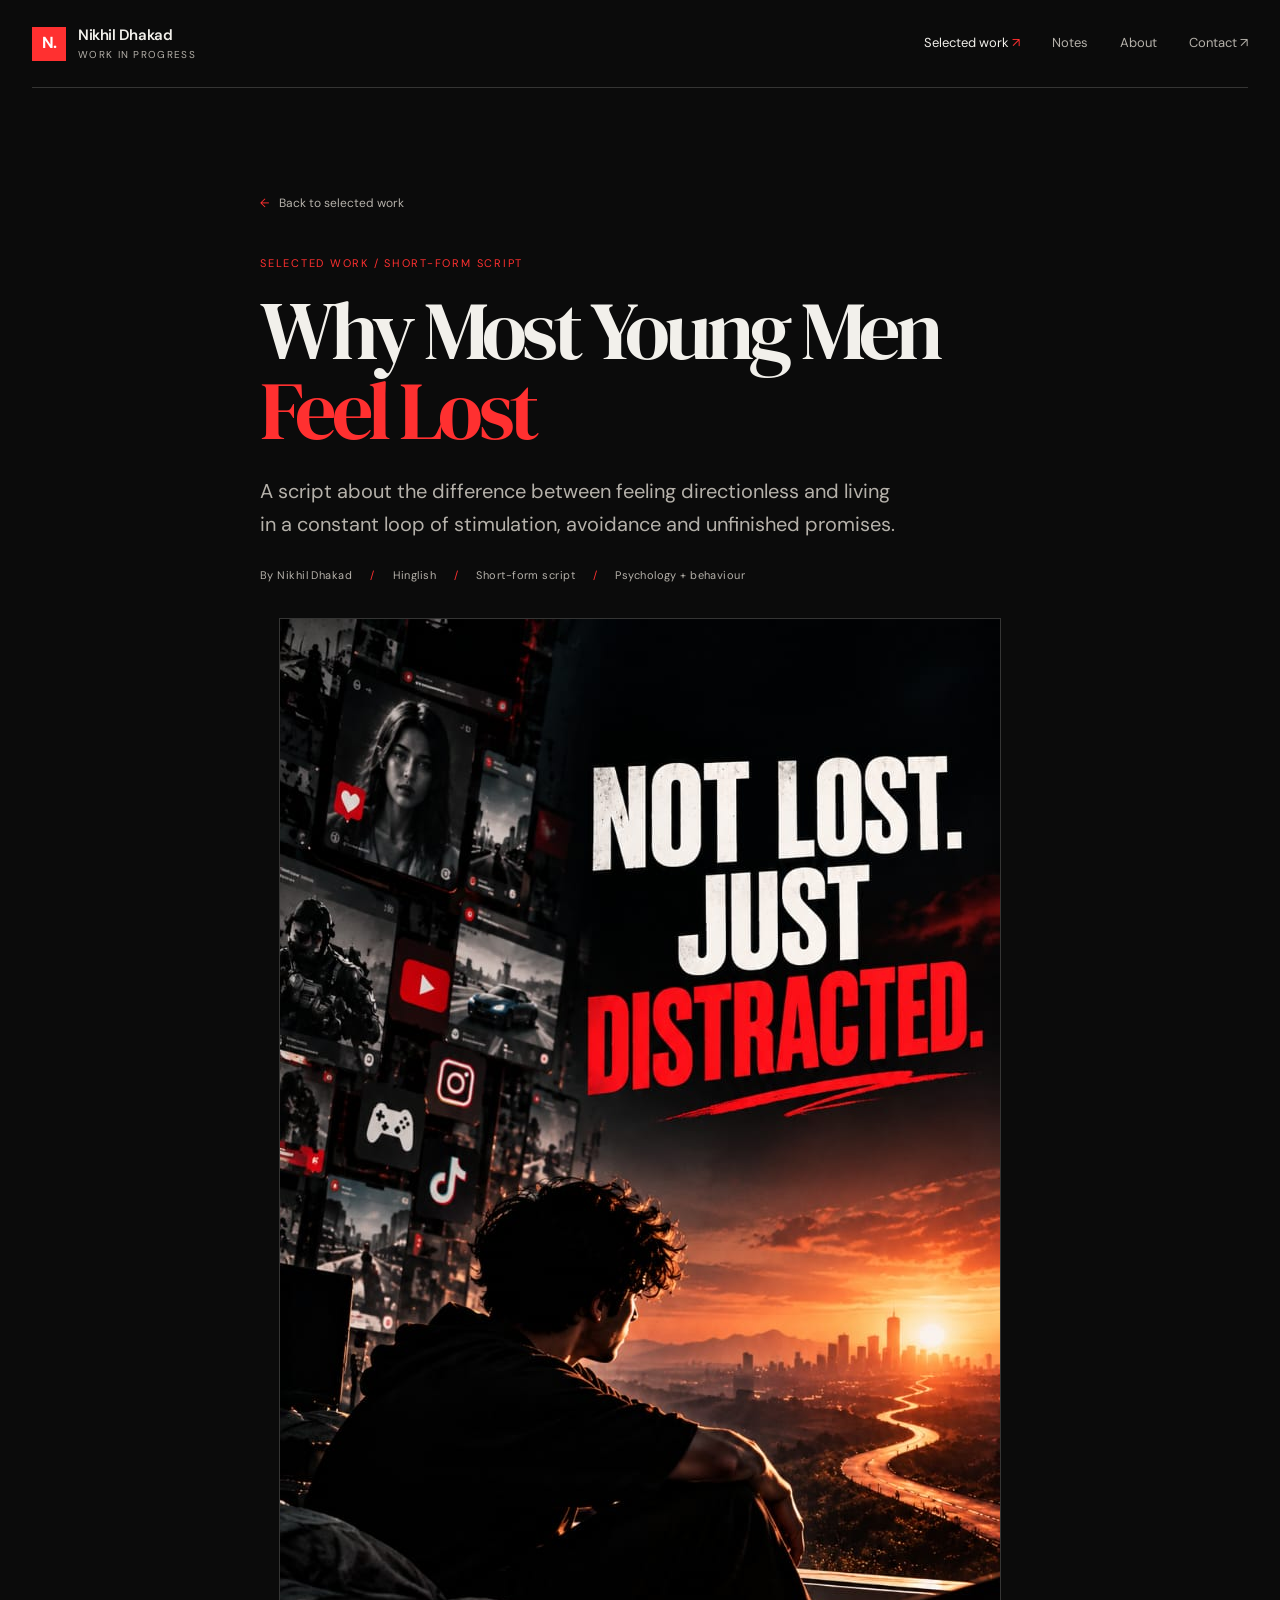
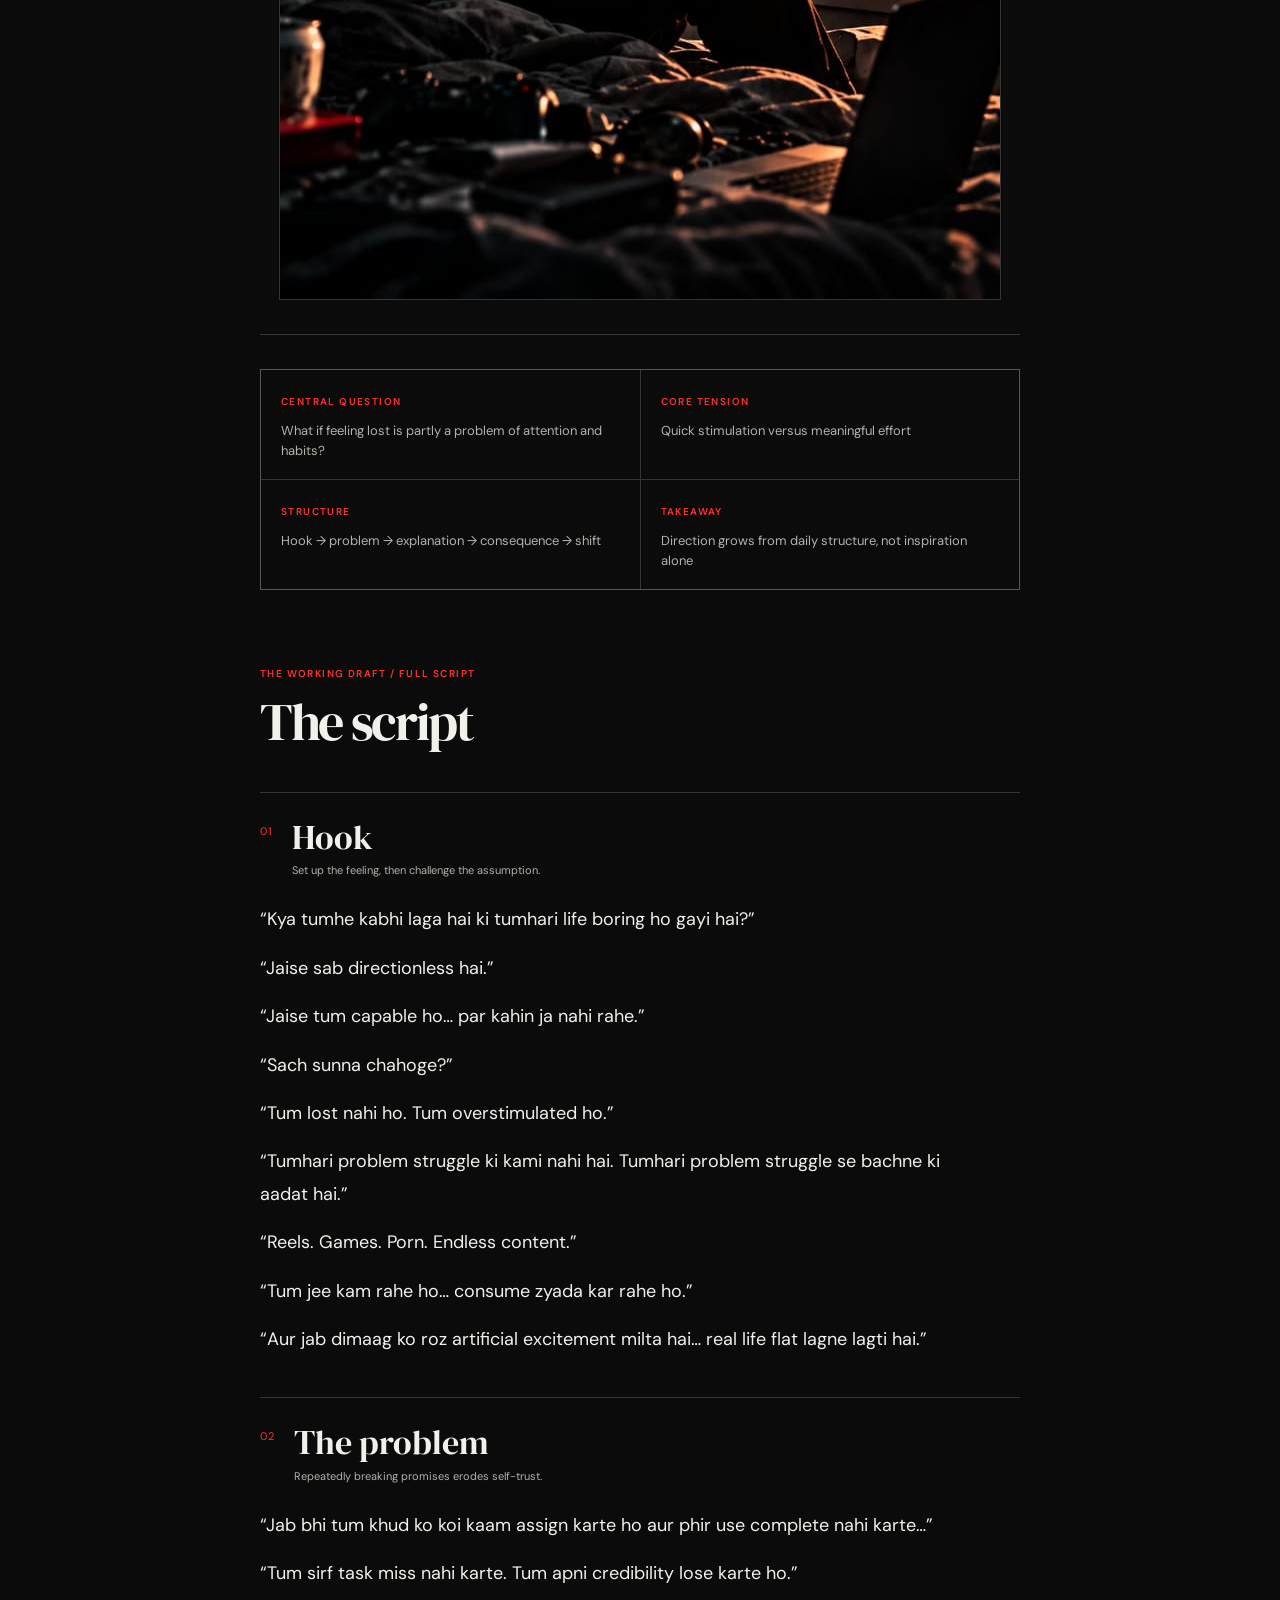
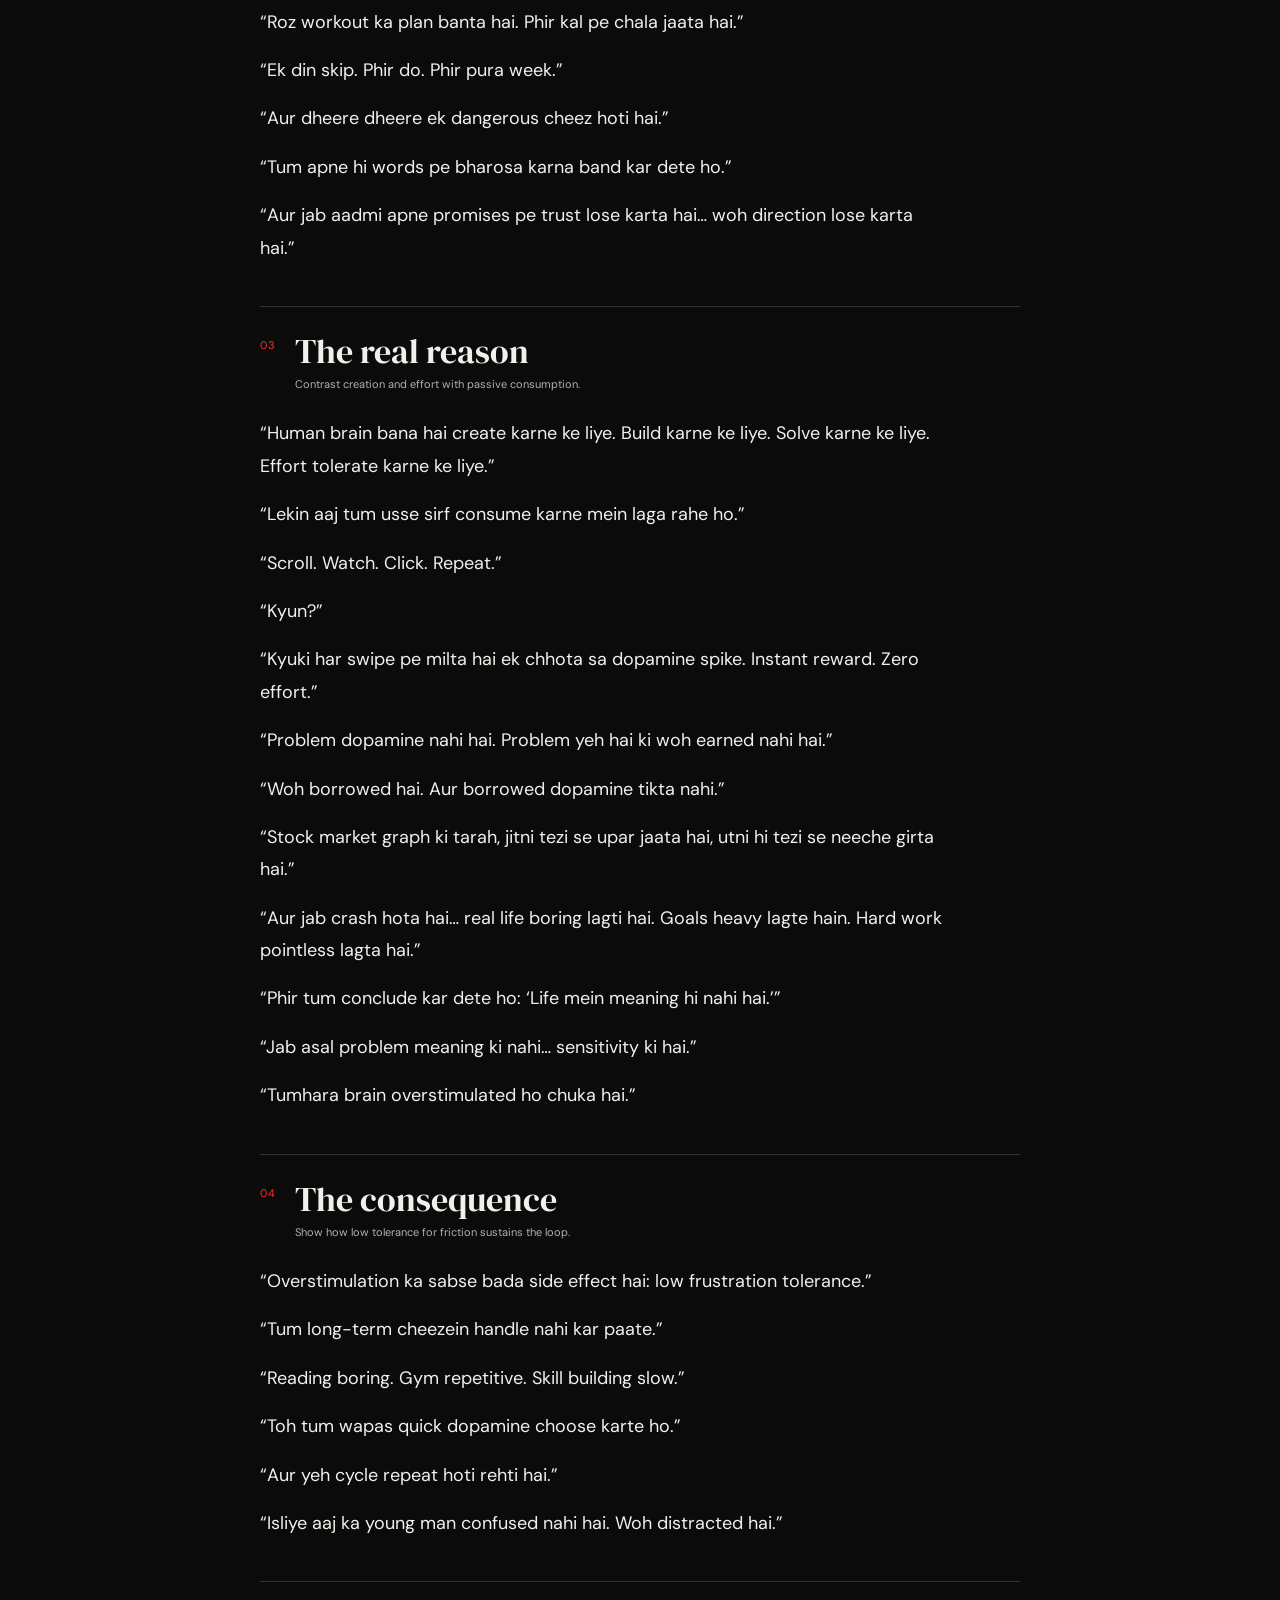
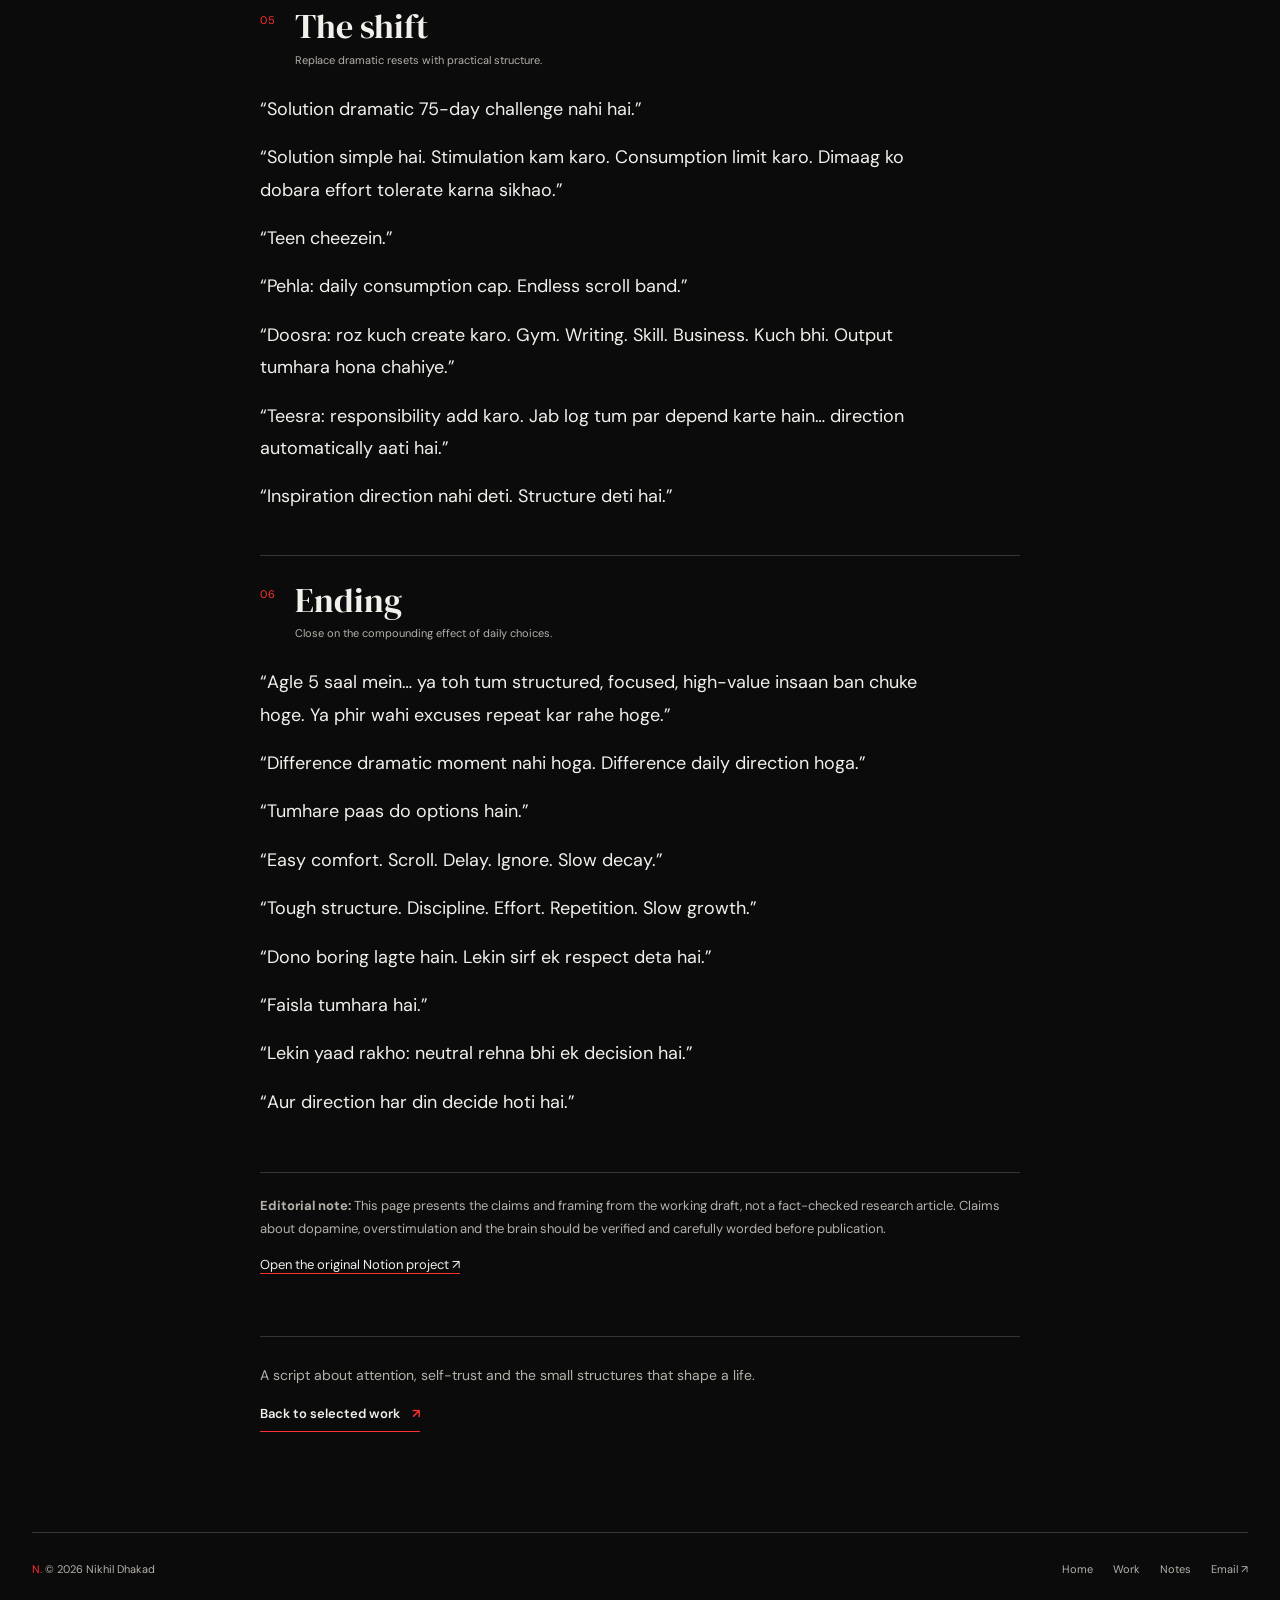
<file: scripts/why-most-young-men-feel-lost.html>
<!doctype html>
<html lang="en">
<head>
  <meta charset="utf-8">
  <meta name="viewport" content="width=device-width, initial-scale=1">
  <meta name="theme-color" content="#0b0b0b">
  <title>Why Most Young Men Feel Lost — Nikhil Dhakad</title>
  <meta name="description" content="A short Hinglish script about overstimulation, distraction, self-trust and building direction through daily structure.">
  <link rel="canonical" href="https://nikhild.dpdns.org/scripts/why-most-young-men-feel-lost.html">
  <meta property="og:type" content="article">
  <meta property="og:title" content="Why Most Young Men Feel Lost">
  <meta property="og:description" content="A psychology-led script about attention, effort, and the slow work of finding direction.">
  <meta property="og:url" content="https://nikhild.dpdns.org/scripts/why-most-young-men-feel-lost.html">
  <meta property="og:image" content="https://nikhild.dpdns.org/assets/images/thumbnails/lost%20man%20thumbnail.jpeg">
  <meta name="twitter:card" content="summary_large_image">
  <link rel="preconnect" href="https://fonts.googleapis.com">
  <link rel="preconnect" href="https://fonts.gstatic.com" crossorigin>
  <link href="https://fonts.googleapis.com/css2?family=DM+Sans:wght@400;500;600;700&family=DM+Serif+Display:ital@0;1&display=swap" rel="stylesheet">
  <link rel="stylesheet" href="../assets/css/style.css">
  <link rel="stylesheet" href="../assets/css/reading.css">
  <link rel="stylesheet" href="../assets/css/script-reading.css">
  <script defer src="../assets/js/script.js"></script>
</head>
<body>
<a class="skip-link" href="#main">Skip to content</a>
<header class="site-header">
  <a class="brand" href="../index.html" aria-label="Nikhil, home"><span class="brand-mark">N.</span><span class="brand-copy"><strong>Nikhil Dhakad</strong><span>Work in progress</span></span></a>
  <button class="menu-toggle" type="button" aria-expanded="false" aria-controls="site-nav">Menu</button>
  <nav class="site-nav" id="site-nav" aria-label="Main navigation">
    <a href="../work.html" aria-current="page">Selected work</a><a href="../notes.html">Notes</a><a href="../about.html">About</a><a href="../contact.html">Contact ↗</a>
  </nav>
</header>
<main id="main" class="reading-page script-page">
  <a class="reading-back" href="../work.html#young-men"><span>←</span> Back to selected work</a>
  <article>
    <header class="reading-header">
      <p class="reading-kicker">Selected work / Short-form script</p>
      <h1 class="reading-title">Why Most Young Men <em>Feel Lost</em></h1>
      <p class="reading-deck">A script about the difference between feeling directionless and living in a constant loop of stimulation, avoidance and unfinished promises.</p>
      <div class="reading-byline"><span>By Nikhil Dhakad</span><span>Hinglish</span><span>Short-form script</span><span>Psychology + behaviour</span></div>
      <figure class="script-cover"><img src="../assets/images/thumbnails/lost%20man%20thumbnail.jpeg" alt="Thumbnail artwork for Why Most Young Men Feel Lost" loading="eager"></figure>
    </header>

    <section class="script-brief" aria-label="Script overview">
      <div><span>Central question</span><p>What if feeling lost is partly a problem of attention and habits?</p></div>
      <div><span>Core tension</span><p>Quick stimulation versus meaningful effort</p></div>
      <div><span>Structure</span><p>Hook → problem → explanation → consequence → shift</p></div>
      <div><span>Takeaway</span><p>Direction grows from daily structure, not inspiration alone</p></div>
    </section>

    <section class="script-section" aria-labelledby="script-title">
      <p class="script-section-label">The working draft / Full script</p>
      <h2 id="script-title">The script</h2>

      <div class="script-chapter">
        <header><span>01</span><div><h3>Hook</h3><p>Set up the feeling, then challenge the assumption.</p></div></header>
        <p class="spoken-line">“Kya tumhe kabhi laga hai ki tumhari life boring ho gayi hai?”</p>
        <p class="spoken-line">“Jaise sab directionless hai.”</p>
        <p class="spoken-line">“Jaise tum capable ho… par kahin ja nahi rahe.”</p>
        <p class="spoken-line">“Sach sunna chahoge?”</p>
        <p class="spoken-line">“Tum lost nahi ho. Tum overstimulated ho.”</p>
        <p class="spoken-line">“Tumhari problem struggle ki kami nahi hai. Tumhari problem struggle se bachne ki aadat hai.”</p>
        <p class="spoken-line">“Reels. Games. Porn. Endless content.”</p>
        <p class="spoken-line">“Tum jee kam rahe ho… consume zyada kar rahe ho.”</p>
        <p class="spoken-line">“Aur jab dimaag ko roz artificial excitement milta hai… real life flat lagne lagti hai.”</p>
      </div>

      <div class="script-chapter">
        <header><span>02</span><div><h3>The problem</h3><p>Repeatedly breaking promises erodes self-trust.</p></div></header>
        <p class="spoken-line">“Jab bhi tum khud ko koi kaam assign karte ho aur phir use complete nahi karte…”</p>
        <p class="spoken-line">“Tum sirf task miss nahi karte. Tum apni credibility lose karte ho.”</p>
        <p class="spoken-line">“Roz workout ka plan banta hai. Phir kal pe chala jaata hai.”</p>
        <p class="spoken-line">“Ek din skip. Phir do. Phir pura week.”</p>
        <p class="spoken-line">“Aur dheere dheere ek dangerous cheez hoti hai.”</p>
        <p class="spoken-line">“Tum apne hi words pe bharosa karna band kar dete ho.”</p>
        <p class="spoken-line">“Aur jab aadmi apne promises pe trust lose karta hai… woh direction lose karta hai.”</p>
      </div>

      <div class="script-chapter">
        <header><span>03</span><div><h3>The real reason</h3><p>Contrast creation and effort with passive consumption.</p></div></header>
        <p class="spoken-line">“Human brain bana hai create karne ke liye. Build karne ke liye. Solve karne ke liye. Effort tolerate karne ke liye.”</p>
        <p class="spoken-line">“Lekin aaj tum usse sirf consume karne mein laga rahe ho.”</p>
        <p class="spoken-line">“Scroll. Watch. Click. Repeat.”</p>
        <p class="spoken-line">“Kyun?”</p>
        <p class="spoken-line">“Kyuki har swipe pe milta hai ek chhota sa dopamine spike. Instant reward. Zero effort.”</p>
        <p class="spoken-line">“Problem dopamine nahi hai. Problem yeh hai ki woh earned nahi hai.”</p>
        <p class="spoken-line">“Woh borrowed hai. Aur borrowed dopamine tikta nahi.”</p>
        <p class="spoken-line">“Stock market graph ki tarah, jitni tezi se upar jaata hai, utni hi tezi se neeche girta hai.”</p>
        <p class="spoken-line">“Aur jab crash hota hai… real life boring lagti hai. Goals heavy lagte hain. Hard work pointless lagta hai.”</p>
        <p class="spoken-line">“Phir tum conclude kar dete ho: ‘Life mein meaning hi nahi hai.’”</p>
        <p class="spoken-line">“Jab asal problem meaning ki nahi… sensitivity ki hai.”</p>
        <p class="spoken-line">“Tumhara brain overstimulated ho chuka hai.”</p>
      </div>

      <div class="script-chapter">
        <header><span>04</span><div><h3>The consequence</h3><p>Show how low tolerance for friction sustains the loop.</p></div></header>
        <p class="spoken-line">“Overstimulation ka sabse bada side effect hai: low frustration tolerance.”</p>
        <p class="spoken-line">“Tum long-term cheezein handle nahi kar paate.”</p>
        <p class="spoken-line">“Reading boring. Gym repetitive. Skill building slow.”</p>
        <p class="spoken-line">“Toh tum wapas quick dopamine choose karte ho.”</p>
        <p class="spoken-line">“Aur yeh cycle repeat hoti rehti hai.”</p>
        <p class="spoken-line">“Isliye aaj ka young man confused nahi hai. Woh distracted hai.”</p>
      </div>

      <div class="script-chapter">
        <header><span>05</span><div><h3>The shift</h3><p>Replace dramatic resets with practical structure.</p></div></header>
        <p class="spoken-line">“Solution dramatic 75-day challenge nahi hai.”</p>
        <p class="spoken-line">“Solution simple hai. Stimulation kam karo. Consumption limit karo. Dimaag ko dobara effort tolerate karna sikhao.”</p>
        <p class="spoken-line">“Teen cheezein.”</p>
        <p class="spoken-line">“Pehla: daily consumption cap. Endless scroll band.”</p>
        <p class="spoken-line">“Doosra: roz kuch create karo. Gym. Writing. Skill. Business. Kuch bhi. Output tumhara hona chahiye.”</p>
        <p class="spoken-line">“Teesra: responsibility add karo. Jab log tum par depend karte hain… direction automatically aati hai.”</p>
        <p class="spoken-line">“Inspiration direction nahi deti. Structure deti hai.”</p>
      </div>

      <div class="script-chapter">
        <header><span>06</span><div><h3>Ending</h3><p>Close on the compounding effect of daily choices.</p></div></header>
        <p class="spoken-line">“Agle 5 saal mein… ya toh tum structured, focused, high-value insaan ban chuke hoge. Ya phir wahi excuses repeat kar rahe hoge.”</p>
        <p class="spoken-line">“Difference dramatic moment nahi hoga. Difference daily direction hoga.”</p>
        <p class="spoken-line">“Tumhare paas do options hain.”</p>
        <p class="spoken-line">“Easy comfort. Scroll. Delay. Ignore. Slow decay.”</p>
        <p class="spoken-line">“Tough structure. Discipline. Effort. Repetition. Slow growth.”</p>
        <p class="spoken-line">“Dono boring lagte hain. Lekin sirf ek respect deta hai.”</p>
        <p class="spoken-line">“Faisla tumhara hai.”</p>
        <p class="spoken-line">“Lekin yaad rakho: neutral rehna bhi ek decision hai.”</p>
        <p class="spoken-line">“Aur direction har din decide hoti hai.”</p>
      </div>
    </section>

    <aside class="reading-source">
      <p><strong>Editorial note:</strong> This page presents the claims and framing from the working draft, not a fact-checked research article. Claims about dopamine, overstimulation and the brain should be verified and carefully worded before publication.</p>
      <p><a href="https://www.notion.so/Why-Most-Young-Men-Feel-Lost-314af10f981580dea0f2f09f4585be9f?source=copy_link" target="_blank" rel="noopener noreferrer">Open the original Notion project ↗</a></p>
    </aside>
    <footer class="reading-end">
      <p>A script about attention, self-trust and the small structures that shape a life.</p>
      <a class="text-link" href="../work.html">Back to selected work <span>↗</span></a>
    </footer>
  </article>
</main>
<footer class="site-footer"><div><span class="footer-mark">N.</span> © 2026 Nikhil Dhakad</div><div class="footer-links"><a href="../index.html">Home</a><a href="../work.html">Work</a><a href="../notes.html">Notes</a><a href="mailto:nikhildhakad514@gmail.com">Email ↗</a></div></footer>
</body>
</html>
</file>
<file: assets/css/style.css>
/* NIKHIL — EDITORIAL FIELD NOTES
   A quieter, more deliberate system: typography, real work, clear reading.
*/
:root {
  color-scheme: dark;
  --ink: #0b0b0b;
  --paper: #f2f0eb;
  --paper-dim: #b5b1aa;
  --red: #ff3030;
  --line: rgba(242, 240, 235, .18);
  --line-dark: rgba(11, 11, 11, .18);
  --serif: "DM Serif Display", Georgia, serif;
  --sans: "DM Sans", Arial, sans-serif;
  --page: min(1320px, calc(100% - 64px));
}
* { box-sizing: border-box; }
html { scroll-behavior: smooth; background: var(--ink); }
body { margin: 0; background: var(--ink); color: var(--paper); font-family: var(--sans); font-size: 16px; line-height: 1.55; -webkit-font-smoothing: antialiased; }
body, h1, h2, h3, p, figure { margin-block-start: 0; }
img { display: block; max-width: 100%; height: auto; }
a { color: inherit; text-decoration: none; }
button, input, textarea { font: inherit; }
::selection { background: var(--red); color: white; }
a:focus-visible, button:focus-visible { outline: 2px solid var(--red); outline-offset: 5px; }
.skip-link { position: absolute; top: -100px; left: 20px; z-index: 2000; padding: 10px 14px; color: var(--ink); background: var(--paper); }
.skip-link:focus { top: 16px; }
.site-header { width: var(--page); margin: 0 auto; min-height: 88px; display: flex; align-items: center; justify-content: space-between; gap: 24px; border-bottom: 1px solid var(--line); }
.brand { display: flex; align-items: center; gap: 12px; min-width: max-content; }
.brand-mark { display: grid; place-items: center; width: 34px; height: 34px; background: var(--red); color: white; font-weight: 700; letter-spacing: -.08em; }
.brand-copy { display: grid; line-height: 1.1; }
.brand-copy strong { font-size: 15px; font-weight: 600; letter-spacing: -.03em; }
.brand-copy span { margin-top: 5px; color: var(--paper-dim); font-size: 10px; letter-spacing: .13em; text-transform: uppercase; }
.site-nav { display: flex; align-items: center; gap: clamp(16px, 2.5vw, 36px); }
.site-nav a { color: var(--paper-dim); font-size: 13px; transition: color .18s ease; }
.site-nav a:hover, .site-nav a[aria-current="page"] { color: var(--paper); }
.site-nav a[aria-current="page"]::after { content: " ↗"; color: var(--red); }
.menu-toggle { display: none; border: 1px solid var(--line); color: var(--paper); background: transparent; padding: 9px 12px; cursor: pointer; }
main { overflow: clip; }
.wrap { width: var(--page); margin-inline: auto; }
.kicker { display: flex; align-items: center; gap: 10px; color: var(--paper-dim); font-size: 11px; font-weight: 500; letter-spacing: .16em; line-height: 1.4; text-transform: uppercase; }
.kicker::before { content: ""; width: 22px; height: 1px; background: var(--red); }
.hero { min-height: min(820px, calc(100svh - 88px)); display: grid; grid-template-columns: minmax(0, 1.35fr) minmax(260px, .65fr); align-items: center; gap: 7vw; padding-block: clamp(78px, 10vw, 150px) clamp(76px, 9vw, 120px); }
.hero h1 { max-width: 920px; margin: 28px 0 28px; font-family: var(--serif); font-size: clamp(66px, 10.4vw, 150px); font-weight: 400; letter-spacing: -.065em; line-height: .88; }
.hero h1 em { color: var(--red); font-weight: 400; }
.hero-intro { max-width: 520px; color: var(--paper-dim); font-size: clamp(16px, 1.5vw, 19px); line-height: 1.7; }
.hero-actions { display: flex; align-items: center; flex-wrap: wrap; gap: 18px 28px; margin-top: 34px; }
.text-link { display: inline-flex; align-items: center; gap: 12px; border-bottom: 1px solid var(--red); padding-bottom: 7px; font-size: 13px; font-weight: 600; }
.text-link span { color: var(--red); transition: transform .18s ease; }
.text-link:hover span { transform: translate(3px, -3px); }
.hero-side { align-self: end; padding-bottom: 12px; }
.hero-index { margin-bottom: 34px; border-top: 1px solid var(--line); }
.hero-index div { display: flex; justify-content: space-between; gap: 16px; padding: 12px 0; border-bottom: 1px solid var(--line); color: var(--paper-dim); font-size: 12px; }
.hero-index span:first-child { color: var(--red); font-variant-numeric: tabular-nums; }
.side-note { max-width: 280px; color: var(--paper-dim); font-family: var(--serif); font-size: clamp(23px, 2.3vw, 31px); line-height: 1.2; }
.side-note em { color: var(--paper); }
.section { padding-block: clamp(72px, 9vw, 130px); border-top: 1px solid var(--line); }
.section-heading { display: grid; grid-template-columns: minmax(130px, .45fr) minmax(0, 1fr); gap: 24px; align-items: start; margin-bottom: clamp(32px, 5vw, 68px); }
.section-heading .kicker { padding-top: 10px; }
.section-heading h2 { max-width: 800px; margin: 0; font-family: var(--serif); font-size: clamp(42px, 6.5vw, 86px); font-weight: 400; letter-spacing: -.055em; line-height: .98; }
.section-heading h2 em { color: var(--red); font-weight: 400; }
.section-heading p { max-width: 500px; margin: 18px 0 0; color: var(--paper-dim); }
.thesis { display: grid; grid-template-columns: .45fr 1fr; gap: 24px; }
.thesis-label { color: var(--red); font-size: 11px; letter-spacing: .15em; text-transform: uppercase; }
.thesis-copy { max-width: 900px; font-family: var(--serif); font-size: clamp(29px, 4vw, 55px); letter-spacing: -.035em; line-height: 1.16; }
.thesis-copy span { color: var(--paper-dim); }
.work-grid { display: grid; grid-template-columns: repeat(12, minmax(0, 1fr)); gap: clamp(20px, 3vw, 42px) 22px; }
.work-item { min-width: 0; }
.work-item:nth-child(1) { grid-column: 1 / span 7; }
.work-item:nth-child(2) { grid-column: 8 / span 5; margin-top: 110px; }
.work-item:nth-child(3) { grid-column: 3 / span 7; }
.work-visual { position: relative; overflow: hidden; background: #181818; border: 1px solid var(--line); }
.work-visual img { width: 100%; aspect-ratio: 16 / 10; object-fit: cover; transition: transform .45s cubic-bezier(.2,.7,.2,1), opacity .3s ease; }
.work-item:nth-child(2) .work-visual img { aspect-ratio: 4 / 5; }
.work-item:hover .work-visual img { transform: scale(1.025); opacity: .88; }
.work-visual::after { content: "↗"; position: absolute; right: 14px; bottom: 14px; display: grid; place-items: center; width: 36px; height: 36px; color: var(--ink); background: var(--paper); font-size: 17px; }
.work-meta { display: flex; justify-content: space-between; gap: 18px; margin-top: 14px; color: var(--paper-dim); font-size: 11px; letter-spacing: .08em; text-transform: uppercase; }
.work-title { margin: 8px 0 6px; font-family: var(--serif); font-size: clamp(27px, 3vw, 42px); font-weight: 400; letter-spacing: -.035em; line-height: 1.05; }
.work-desc { max-width: 480px; margin: 0; color: var(--paper-dim); font-size: 14px; }
.section-foot { display: flex; justify-content: flex-end; margin-top: 36px; }
.quote-band { display: grid; grid-template-columns: .45fr 1fr; gap: 24px; padding-block: clamp(42px, 6vw, 78px); border-top: 1px solid var(--line); border-bottom: 1px solid var(--line); }
.quote-band blockquote { max-width: 850px; margin: 0; font-family: var(--serif); font-size: clamp(32px, 5vw, 66px); letter-spacing: -.045em; line-height: 1.08; }
.quote-band blockquote::before { content: "“"; color: var(--red); }
.quote-credit { grid-column: 2; margin-top: -8px; color: var(--paper-dim); font-size: 12px; }
.notes-preview { border-top: 1px solid var(--line); }
.note-row { display: grid; grid-template-columns: 80px minmax(0, 1fr) auto; align-items: center; gap: 24px; padding: 24px 0; border-bottom: 1px solid var(--line); }
.note-number { color: var(--red); font-size: 12px; font-variant-numeric: tabular-nums; }
.note-title { margin: 0; font-family: var(--serif); font-size: clamp(24px, 3vw, 40px); font-weight: 400; letter-spacing: -.03em; line-height: 1.15; }
.note-subtitle { margin: 7px 0 0; color: var(--paper-dim); font-size: 13px; }
.note-arrow { color: var(--red); font-size: 20px; }
.page-intro { padding-block: clamp(78px, 11vw, 155px) clamp(52px, 7vw, 90px); }
.page-intro h1 { max-width: 1000px; margin: 24px 0; font-family: var(--serif); font-size: clamp(58px, 10vw, 128px); font-weight: 400; letter-spacing: -.065em; line-height: .9; }
.page-intro h1 em { color: var(--red); font-weight: 400; }
.page-intro p { max-width: 650px; color: var(--paper-dim); font-size: clamp(16px, 1.6vw, 19px); }
.page-index { display: flex; flex-wrap: wrap; gap: 10px 24px; margin-top: 28px; color: var(--paper-dim); font-size: 11px; letter-spacing: .11em; text-transform: uppercase; }
.page-index span::before { content: "↳ "; color: var(--red); }
.project { display: grid; grid-template-columns: minmax(0, .75fr) minmax(0, 1.25fr); gap: clamp(28px, 5vw, 76px); padding-block: clamp(42px, 7vw, 88px); border-top: 1px solid var(--line); }
.project:nth-of-type(even) .project-media { order: 2; }
.project-media { align-self: start; }
.project-media img { display: block; width: 100%; height: auto; aspect-ratio: auto; object-fit: contain; background: #171717; border: 1px solid var(--line); }
/* Artwork with embedded typography must never be cropped to fit a landscape card. */
.project-media--portrait img { width: 100%; max-height: min(78vh, 760px); aspect-ratio: 9 / 16; object-fit: contain; object-position: center top; }
.project-copy { padding-top: 4px; }
.project-no { color: var(--red); font-size: 11px; letter-spacing: .14em; text-transform: uppercase; }
.project h2 { margin: 18px 0 16px; font-family: var(--serif); font-size: clamp(35px, 5vw, 62px); font-weight: 400; letter-spacing: -.05em; line-height: .98; }
.project-lede { max-width: 580px; color: var(--paper-dim); font-size: 16px; }
.project-details { display: grid; grid-template-columns: 1fr 1fr; gap: 24px; margin: 30px 0; }
.project-details h3 { margin-bottom: 8px; color: var(--red); font-size: 10px; letter-spacing: .13em; text-transform: uppercase; }
.project-details p { margin: 0; color: var(--paper-dim); font-size: 13px; line-height: 1.7; }
.project-link { display: inline-flex; gap: 10px; align-items: center; margin-top: 6px; padding-bottom: 7px; border-bottom: 1px solid var(--red); font-size: 13px; }
.visual-index { display: grid; grid-template-columns: repeat(4, minmax(0, 1fr)); gap: 12px; }
.visual-index figure { margin: 0; }
.visual-index img { display: block; width: 100%; height: auto; aspect-ratio: 3 / 4; object-fit: contain; object-position: center; background: #171717; border: 1px solid var(--line); }
.visual-index figcaption { padding-top: 10px; color: var(--paper-dim); font-size: 11px; }
.editorial-copy { display: grid; grid-template-columns: .45fr 1fr; gap: 24px; }
.editorial-copy .copy-label { color: var(--red); font-size: 11px; letter-spacing: .14em; text-transform: uppercase; }
.editorial-copy .copy-body { max-width: 820px; }
.editorial-copy .copy-body p { margin-bottom: 22px; color: var(--paper-dim); font-size: clamp(16px, 1.6vw, 20px); line-height: 1.8; }
.pull-line { margin: 32px 0; padding-left: 22px; border-left: 2px solid var(--red); font-family: var(--serif); font-size: clamp(27px, 4vw, 48px); line-height: 1.15; }
.question-list { border-top: 1px solid var(--line); }
.question { display: grid; grid-template-columns: 60px minmax(0, 1fr); gap: 20px; padding: 20px 0; border-bottom: 1px solid var(--line); }
.question span { color: var(--red); font-size: 12px; }
.question p { margin: 0; font-family: var(--serif); font-size: clamp(23px, 3vw, 36px); line-height: 1.2; }
.contact-row { display: grid; grid-template-columns: .45fr 1fr; gap: 24px; padding: 24px 0; border-top: 1px solid var(--line); }
.contact-row:last-child { border-bottom: 1px solid var(--line); }
.contact-label { color: var(--paper-dim); font-size: 11px; letter-spacing: .13em; text-transform: uppercase; }
.contact-value { font-family: var(--serif); font-size: clamp(26px, 4vw, 46px); letter-spacing: -.035em; overflow-wrap: anywhere; }
.contact-value a:hover { color: var(--red); }
.contact-note { max-width: 600px; margin-top: 22px; color: var(--paper-dim); font-size: 14px; }
.site-footer { width: var(--page); margin: 0 auto; padding-block: 28px 36px; border-top: 1px solid var(--line); display: flex; justify-content: space-between; align-items: flex-start; gap: 24px; color: var(--paper-dim); font-size: 11px; }
.footer-links { display: flex; flex-wrap: wrap; gap: 10px 20px; }
.footer-links a:hover { color: var(--paper); }
.footer-mark { color: var(--red); }
.fine-print { color: var(--paper-dim); font-size: 11px; }
.red-rule { width: 100%; height: 2px; background: var(--red); }
@media (max-width: 760px) {
  :root { --page: calc(100% - 36px); }
  .site-header { min-height: 72px; gap: 14px; }
  .menu-toggle { display: inline-flex; }
  .site-nav { position: absolute; top: 71px; left: 0; right: 0; display: none; flex-direction: column; align-items: stretch; gap: 0; padding: 12px 18px 22px; background: var(--ink); border-bottom: 1px solid var(--line); }
  .site-nav.is-open { display: flex; }
  .site-nav a { padding: 13px 0; border-bottom: 1px solid var(--line); font-size: 15px; }
  .site-nav a:last-child { border-bottom: 0; }
  .hero { min-height: auto; grid-template-columns: 1fr; gap: 48px; padding-block: 90px 78px; }
  .hero h1 { font-size: clamp(62px, 16vw, 105px); }
  .hero-side { display: grid; grid-template-columns: 1fr 1fr; align-items: start; gap: 20px; }
  .hero-index { margin: 0; }
  .side-note { font-size: 25px; }
  .section-heading, .thesis, .quote-band, .editorial-copy { grid-template-columns: 1fr; gap: 22px; }
  .section-heading .kicker { padding-top: 0; }
  .work-grid { grid-template-columns: 1fr 1fr; gap: 30px 14px; }
  .work-item:nth-child(1), .work-item:nth-child(2), .work-item:nth-child(3) { grid-column: auto; margin-top: 0; }
  .work-item:nth-child(3) { grid-column: 1 / -1; }
  .work-item:nth-child(2) .work-visual img { aspect-ratio: 16 / 10; }
  .work-title { font-size: 26px; }
  .work-meta { flex-direction: column; gap: 3px; font-size: 9px; }
  .quote-credit { grid-column: 1; margin-top: 0; }
  .project { grid-template-columns: 1fr; gap: 25px; }
  .project:nth-of-type(even) .project-media { order: 0; }
  .project-media img { aspect-ratio: auto; }
  .project-media--portrait img { width: min(100%, 440px); max-height: none; aspect-ratio: auto; margin-inline: auto; }
  .project-details { gap: 18px; }
  .visual-index { grid-template-columns: repeat(2, minmax(0, 1fr)); gap: 20px 12px; }
  .note-row { grid-template-columns: 35px minmax(0, 1fr) auto; gap: 12px; }
  .contact-row { grid-template-columns: 1fr; gap: 8px; }
  .site-footer { flex-direction: column; }
}
@media (max-width: 420px) {
  :root { --page: calc(100% - 28px); }
  .hero h1 { font-size: 59px; }
  .hero-side { grid-template-columns: 1fr; }
  .work-grid { grid-template-columns: 1fr; }
  .work-item:nth-child(3) { grid-column: auto; }
  .work-visual img, .work-item:nth-child(2) .work-visual img { aspect-ratio: 16 / 10; }
  .project-details { grid-template-columns: 1fr; }
  .page-intro h1 { font-size: 57px; }
}
@media (prefers-reduced-motion: reduce) {
  *, *::before, *::after { scroll-behavior: auto !important; transition-duration: .01ms !important; animation-duration: .01ms !important; animation-iteration-count: 1 !important; }
}
</file>
<file: assets/css/faq-assistant.css>
/* Portfolio FAQ assistant: small, static, and intentionally non-AI. */
.faq-assistant { position: fixed; z-index: 1000; right: max(20px, env(safe-area-inset-right)); bottom: max(20px, env(safe-area-inset-bottom)); font-family: var(--sans, Arial, sans-serif); color: #f2f0eb; }
.faq-launcher { display: inline-flex; align-items: center; gap: 10px; min-height: 52px; padding: 0 18px; border: 1px solid #ff3030; background: #ff3030; color: #fff; box-shadow: 0 12px 36px rgba(0,0,0,.25); font: 600 13px/1 var(--sans, Arial, sans-serif); cursor: pointer; }
.faq-launcher-mark { display: grid; place-items: center; width: 24px; height: 24px; border: 1px solid rgba(255,255,255,.65); border-radius: 50%; font-family: Georgia, serif; font-size: 15px; }
.faq-panel { position: absolute; right: 0; bottom: 66px; display: flex; flex-direction: column; width: min(370px, calc(100vw - 28px)); max-height: min(590px, calc(100dvh - 110px)); overflow: hidden; border: 1px solid rgba(242,240,235,.22); background: #111; box-shadow: 0 20px 70px rgba(0,0,0,.42); }
.faq-panel[hidden] { display: none; }
.faq-panel-header { display: flex; align-items: flex-start; justify-content: space-between; gap: 16px; padding: 19px 18px 16px; border-bottom: 1px solid rgba(242,240,235,.16); }
.faq-panel-kicker { margin: 0 0 5px; color: #ff3030; font-size: 9px; letter-spacing: .16em; text-transform: uppercase; }
.faq-panel-title { margin: 0; font: 400 24px/1.05 var(--serif, Georgia, serif); letter-spacing: -.035em; }
.faq-panel-subtitle { margin: 7px 0 0; color: #b5b1aa; font-size: 11px; line-height: 1.5; }
.faq-close { flex: 0 0 auto; display: grid; place-items: center; width: 34px; height: 34px; border: 1px solid rgba(242,240,235,.22); background: transparent; color: #f2f0eb; font-size: 19px; cursor: pointer; }
.faq-panel-body { overflow-y: auto; padding: 15px 18px 18px; }
.faq-list-label { margin: 0 0 10px; color: #b5b1aa; font-size: 9px; letter-spacing: .15em; text-transform: uppercase; }
.faq-questions { display: grid; gap: 7px; }
.faq-question { display: flex; align-items: center; justify-content: space-between; gap: 12px; width: 100%; padding: 12px 13px; border: 1px solid rgba(242,240,235,.15); background: #181818; color: #f2f0eb; text-align: left; font: 500 12px/1.45 var(--sans, Arial, sans-serif); cursor: pointer; }
.faq-question::after { content: "+"; color: #ff3030; font-size: 18px; font-weight: 400; }
.faq-question[aria-expanded="true"] { border-color: #ff3030; background: #201717; }
.faq-question[aria-expanded="true"]::after { content: "−"; }
.faq-answer { margin-top: 12px; padding: 14px; border-left: 2px solid #ff3030; background: #191919; color: #d3d0ca; font-size: 12px; line-height: 1.75; }
.faq-answer[hidden] { display: none; }
.faq-answer p { margin: 0 0 10px; }
.faq-answer p:last-child { margin-bottom: 0; }
.faq-answer a { color: #fff; text-decoration: underline; text-decoration-color: #ff3030; text-underline-offset: 3px; }
.faq-panel-footer { padding: 12px 18px; border-top: 1px solid rgba(242,240,235,.16); color: #b5b1aa; font-size: 10px; line-height: 1.5; }
.faq-panel-footer a { color: #f2f0eb; text-decoration: underline; text-decoration-color: #ff3030; text-underline-offset: 3px; }
.faq-assistant button:focus-visible, .faq-assistant a:focus-visible { outline: 2px solid #ff3030; outline-offset: 3px; }
@media (max-width: 480px) {
  .faq-assistant { right: 14px; bottom: 14px; }
  .faq-launcher { min-height: 48px; padding: 0 14px; }
  .faq-panel { bottom: 60px; max-height: min(560px, calc(100dvh - 88px)); }
}
@media (prefers-reduced-motion: reduce) { .faq-assistant *, .faq-assistant *::before, .faq-assistant *::after { animation: none !important; transition: none !important; } }
</file>
<file: assets/css/reading.css>
/* Long-form reading pages */
.reading-page { width: min(760px, calc(100% - 40px)); margin: 0 auto; padding: clamp(58px, 8vw, 110px) 0 100px; }
.reading-back { display: inline-flex; gap: 10px; align-items: center; margin-bottom: 42px; color: var(--paper-dim); font-size: 12px; }
.reading-back span { color: var(--red); }
.reading-header { padding-bottom: 34px; border-bottom: 1px solid var(--line); }
.reading-kicker { margin-bottom: 18px; color: var(--red); font-size: 11px; letter-spacing: .16em; text-transform: uppercase; }
.reading-title { margin: 0; font-family: var(--serif); font-size: clamp(44px, 7vw, 82px); font-weight: 400; letter-spacing: -.06em; line-height: .98; }
.reading-deck { max-width: 650px; margin: 24px 0 0; color: var(--paper-dim); font-size: clamp(17px, 2vw, 20px); line-height: 1.65; }
.reading-byline { display: flex; flex-wrap: wrap; gap: 8px 18px; margin-top: 26px; color: var(--paper-dim); font-size: 11px; letter-spacing: .04em; }
.reading-byline span + span::before { content: "/"; margin-right: 18px; color: var(--red); }
.reading-body { padding-top: 36px; color: #e2dfd8; font-size: clamp(17px, 1.7vw, 19px); line-height: 1.9; }
.reading-body p { margin: 0 0 1.35em; }
.reading-body h2 { margin: 2.1em 0 .7em; color: var(--paper); font-family: var(--serif); font-size: clamp(31px, 4vw, 44px); font-weight: 400; letter-spacing: -.04em; line-height: 1.08; }
.reading-body h3 { margin: 1.8em 0 .65em; color: var(--paper); font-size: 15px; font-weight: 600; letter-spacing: .01em; }
.reading-body ol { margin: 0 0 1.5em; padding-left: 1.35em; }
.reading-body li { padding-left: .35em; margin: 0 0 .6em; }
.reading-body blockquote { margin: 1.5em 0; padding: .15em 0 .15em 22px; border-left: 2px solid var(--red); color: var(--paper); font-family: var(--serif); font-size: clamp(23px, 3vw, 31px); line-height: 1.35; }
.reading-body a { color: var(--paper); text-decoration: underline; text-decoration-color: var(--red); text-underline-offset: 4px; }
.reading-figure { margin: 44px 0 0; }
.reading-figure img { width: 100%; border: 1px solid var(--line); }
.reading-figure figcaption { margin-top: 10px; color: var(--paper-dim); font-size: 11px; line-height: 1.6; }
.reading-source { margin-top: 54px; padding-top: 22px; border-top: 1px solid var(--line); color: var(--paper-dim); font-size: 13px; line-height: 1.75; }
.reading-source a { color: var(--paper); text-decoration: underline; text-decoration-color: var(--red); text-underline-offset: 4px; }
.reading-end { margin-top: 60px; padding-top: 28px; border-top: 1px solid var(--line); }
.reading-end p { color: var(--paper-dim); font-size: 14px; }
.reading-end .text-link { color: var(--paper); }
@media (max-width: 520px) {
  .reading-page { width: calc(100% - 32px); padding-top: 42px; }
  .reading-back { margin-bottom: 30px; }
  .reading-body { line-height: 1.8; }
  .reading-body blockquote { padding-left: 16px; }
}
</file>
<file: assets/css/script-reading.css>
/* Long-form script reading page */
.script-page .reading-title em { color: var(--red); font-style: normal; }
.script-cover { margin: 34px 0 0; }
.script-cover img { display: block; width: auto; max-width: 100%; height: auto; max-height: none; object-fit: contain; object-position: center; margin-inline: auto; border: 1px solid var(--line); }
.script-brief { display: grid; grid-template-columns: repeat(2, minmax(0, 1fr)); gap: 1px; margin: 34px 0 62px; background: var(--line); border: 1px solid var(--line); }
.script-brief > div { padding: 18px 20px; background: var(--ink, #0b0b0b); }
.script-brief span, .hook-card-head, .script-section-label { color: var(--red); font-size: 10px; font-weight: 600; letter-spacing: .14em; text-transform: uppercase; }
.script-brief p { margin: 8px 0 0; color: var(--paper-dim); font-size: 13px; line-height: 1.55; }
.script-section { margin-top: 76px; }
.script-section-label { margin-bottom: 14px; }
.script-section > h2 { margin: 0 0 14px; font-family: var(--serif); font-size: clamp(34px, 5vw, 52px); font-weight: 400; letter-spacing: -.045em; line-height: 1.05; }
.script-intro { max-width: 590px; margin: 0 0 28px; color: var(--paper-dim); font-size: 15px; line-height: 1.7; }
.hook-card { margin: 16px 0; padding: 22px 24px; border: 1px solid var(--line); }
.hook-card-head { display: flex; flex-wrap: wrap; align-items: center; justify-content: space-between; gap: 10px; margin-bottom: 18px; }
.hook-recommended { padding: 5px 8px; color: var(--paper); background: rgba(255, 46, 46, .12); border: 1px solid rgba(255, 46, 46, .3); font-size: 9px; letter-spacing: .08em; }
.spoken-line { margin: 0 0 16px; color: var(--paper); font-size: clamp(16px, 1.8vw, 18px); line-height: 1.8; }
.stage-direction { margin: 0 0 18px; color: var(--paper-dim); font-size: 12px; font-style: italic; line-height: 1.7; }
.script-chapter { margin-top: 42px; padding-top: 26px; border-top: 1px solid var(--line); }
.script-chapter > header { display: flex; align-items: flex-start; gap: 18px; margin-bottom: 24px; }
.script-chapter > header > span { padding-top: 4px; color: var(--red); font-size: 11px; letter-spacing: .12em; }
.script-chapter > header h3 { margin: 0; color: var(--paper); font-family: var(--serif); font-size: clamp(25px, 3.5vw, 34px); font-weight: 400; line-height: 1.1; }
.script-chapter > header p { margin: 6px 0 0; color: var(--paper-dim); font-size: 11px; }
.script-chapter .spoken-line { max-width: 690px; }
.production-grid { display: grid; grid-template-columns: repeat(2, minmax(0, 1fr)); gap: 1px; margin-top: 28px; background: var(--line); border: 1px solid var(--line); }
.production-grid > div { padding: 20px; background: var(--ink, #0b0b0b); }
.production-grid h3 { margin: 0 0 9px; color: var(--paper); font-size: 12px; font-weight: 600; }
.production-grid p { margin: 0; color: var(--paper-dim); font-size: 13px; line-height: 1.7; }
.script-editorial-note { margin-top: 26px; padding: 16px 18px; border-left: 2px solid var(--red); color: var(--paper-dim); font-size: 12px; line-height: 1.75; }
@media (max-width: 560px) {
  .script-brief, .production-grid { grid-template-columns: 1fr; }
  .script-brief > div, .production-grid > div { padding: 16px; }
  .hook-card { padding: 18px; }
  .script-section { margin-top: 58px; }
}
</file>
